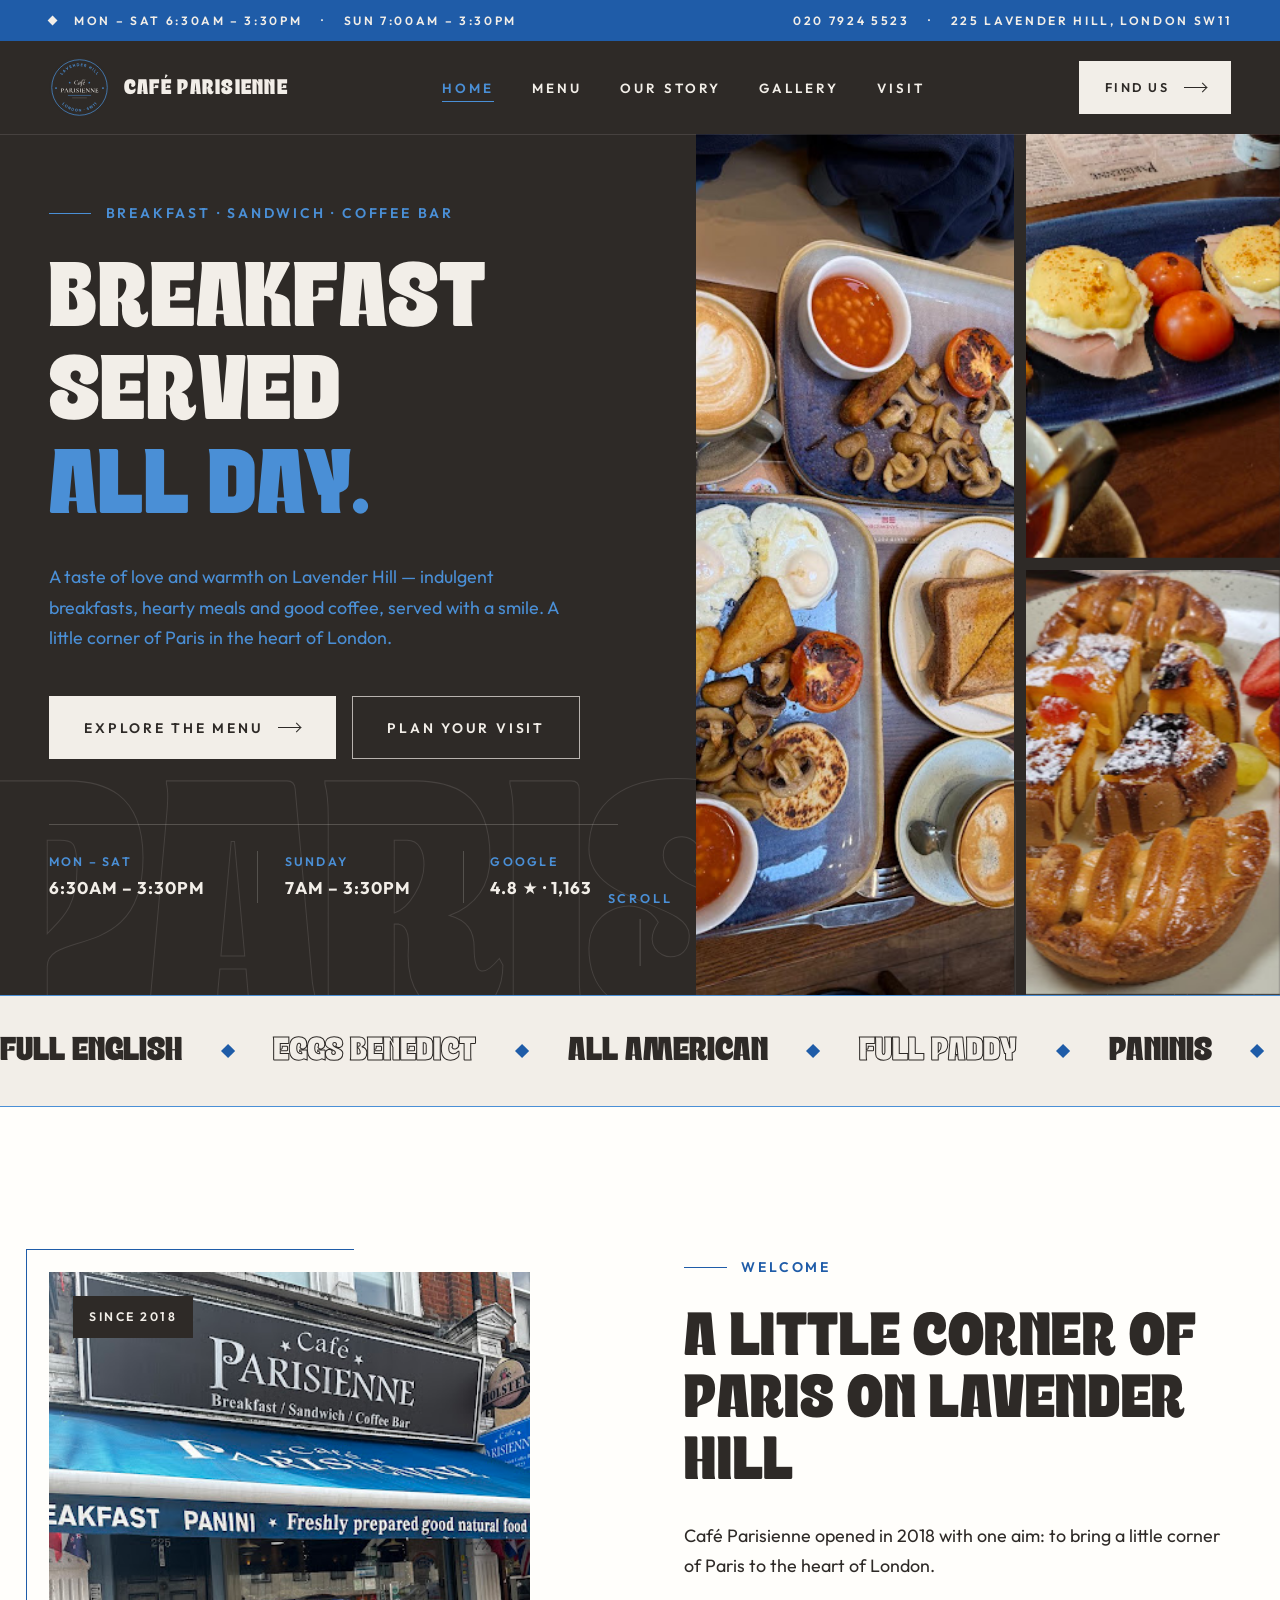
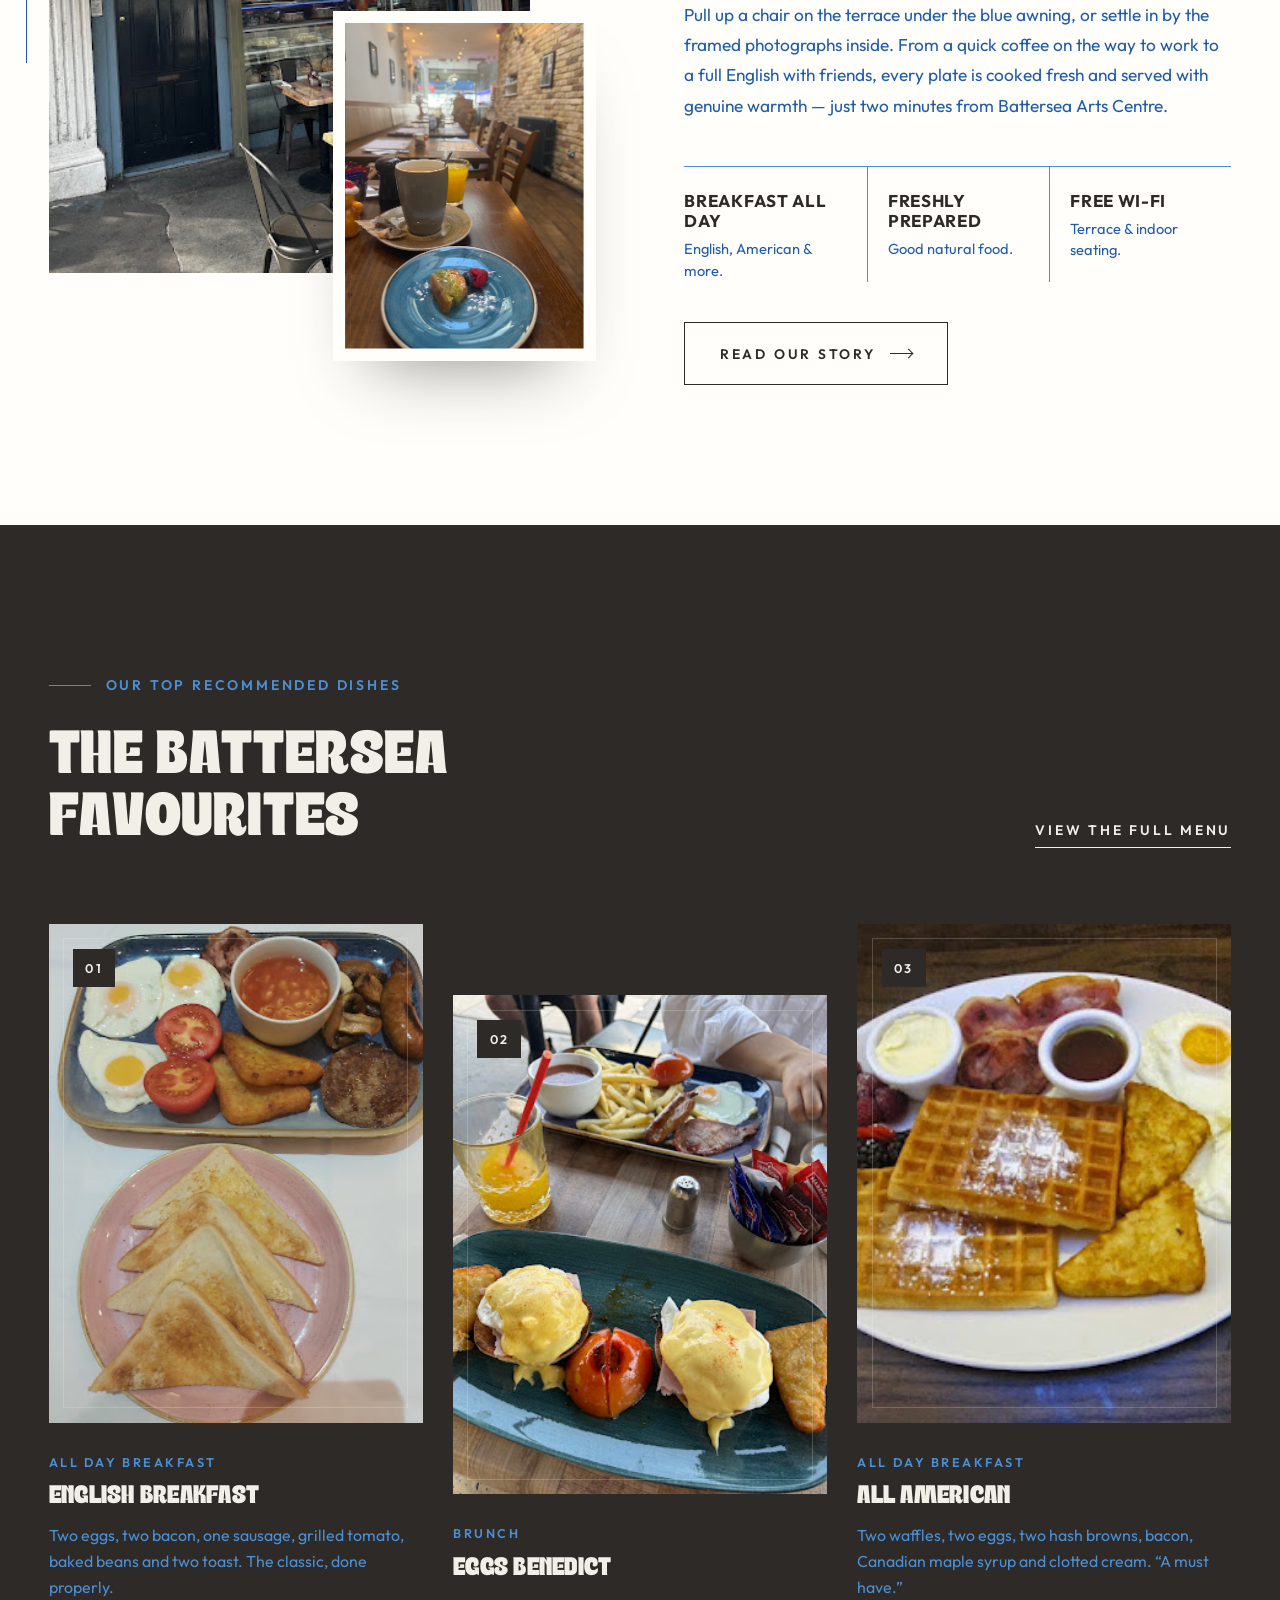
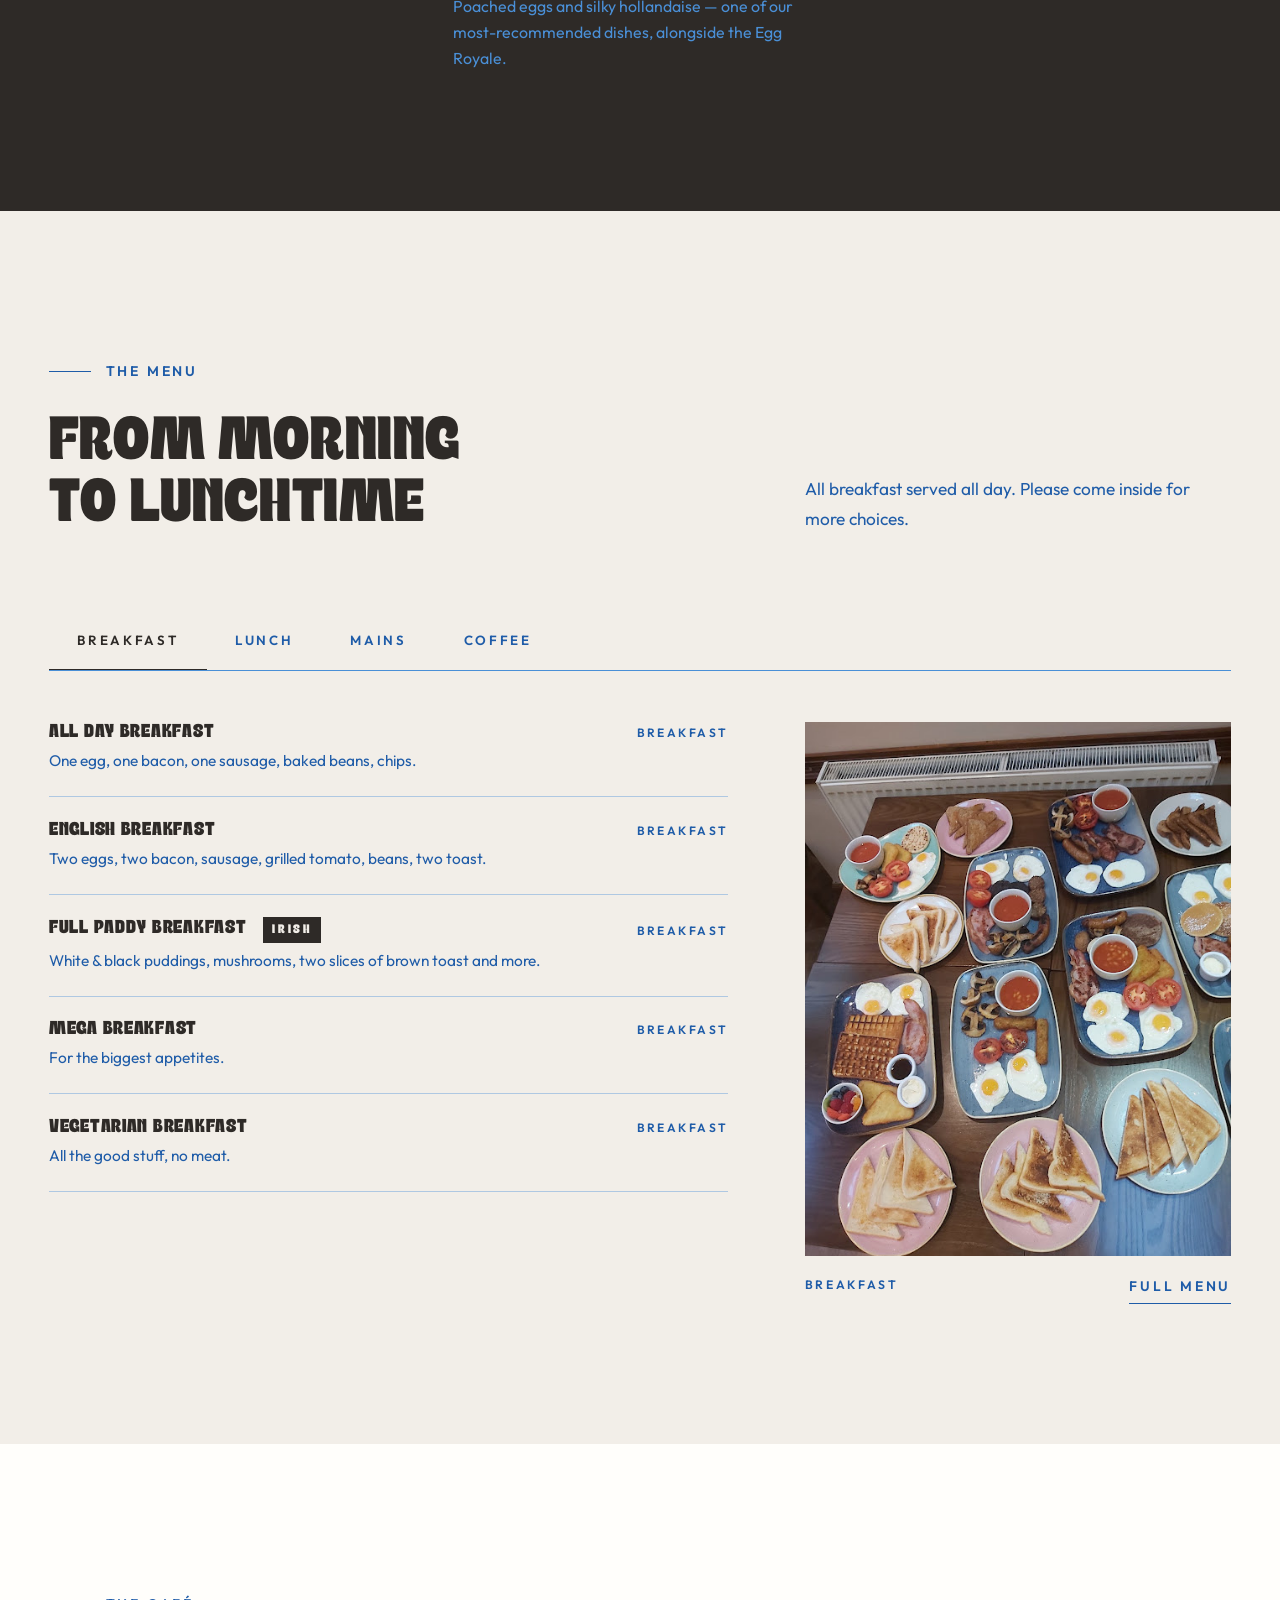
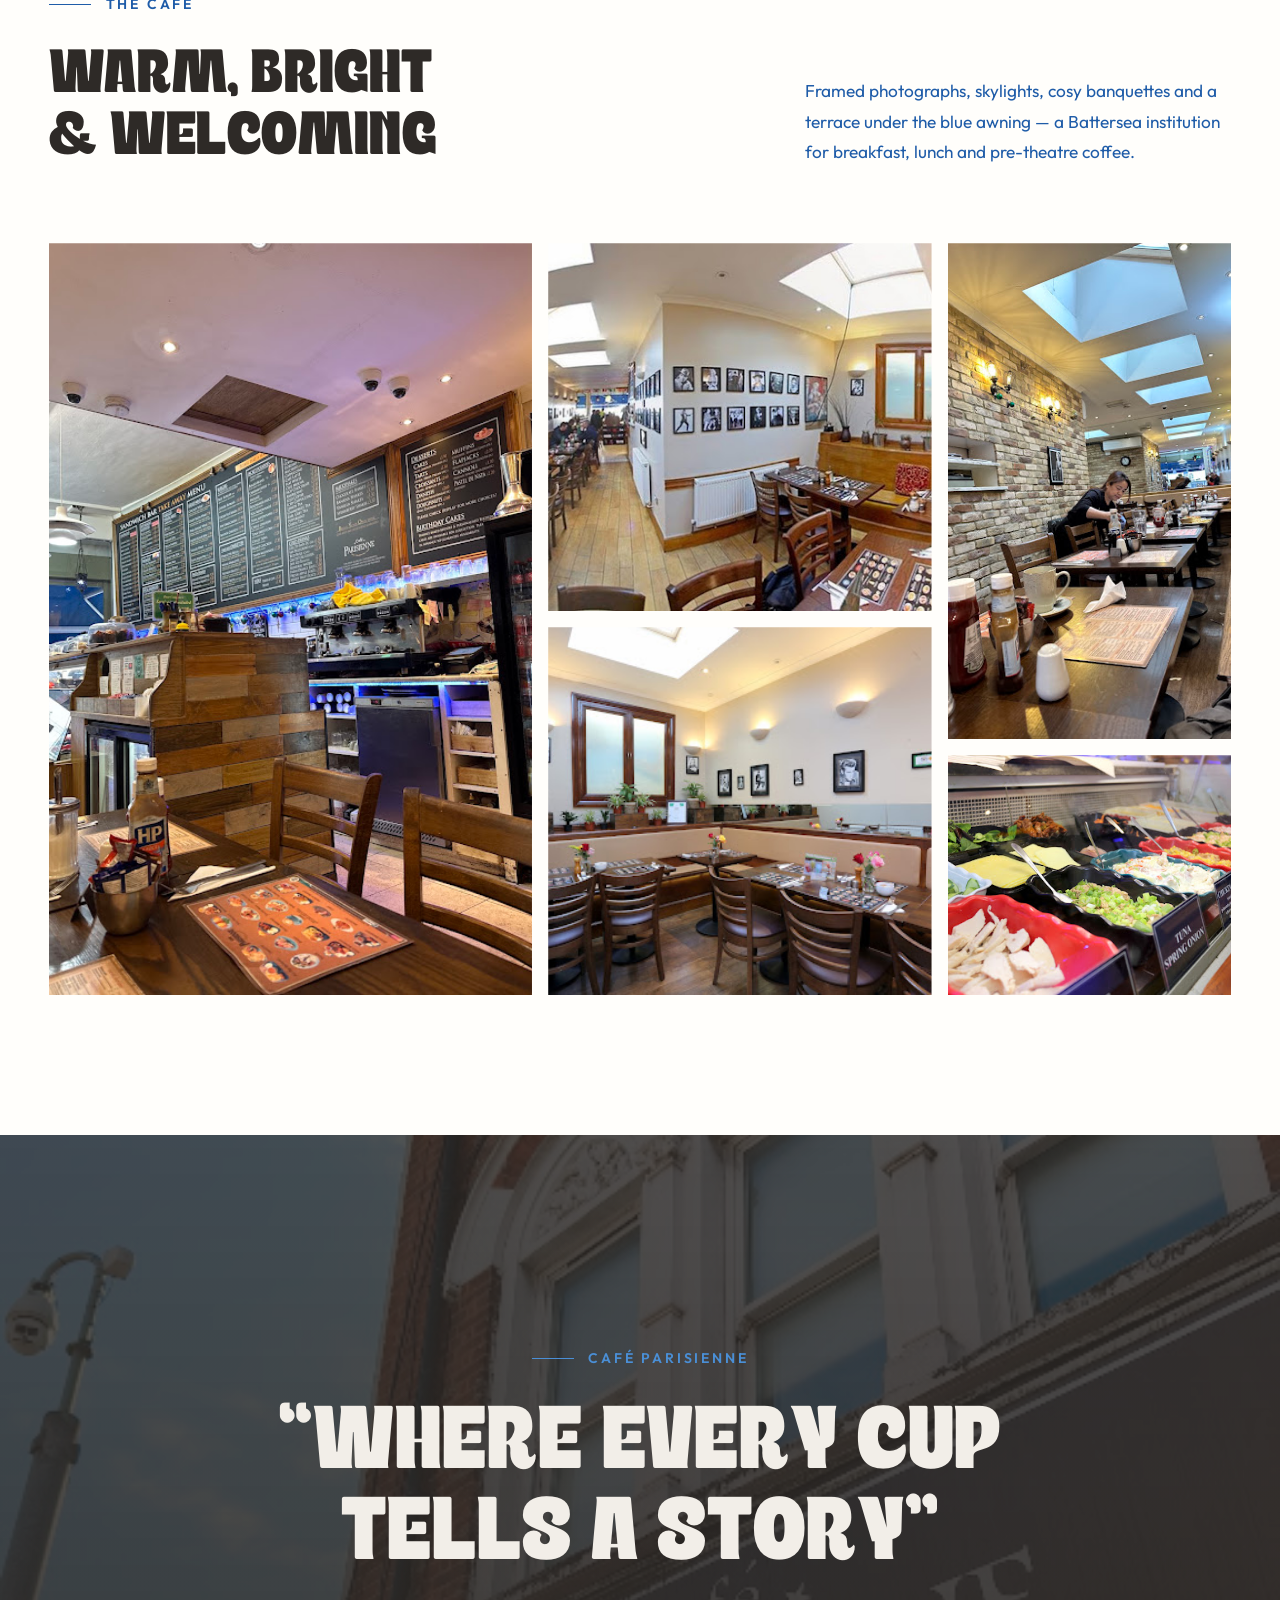
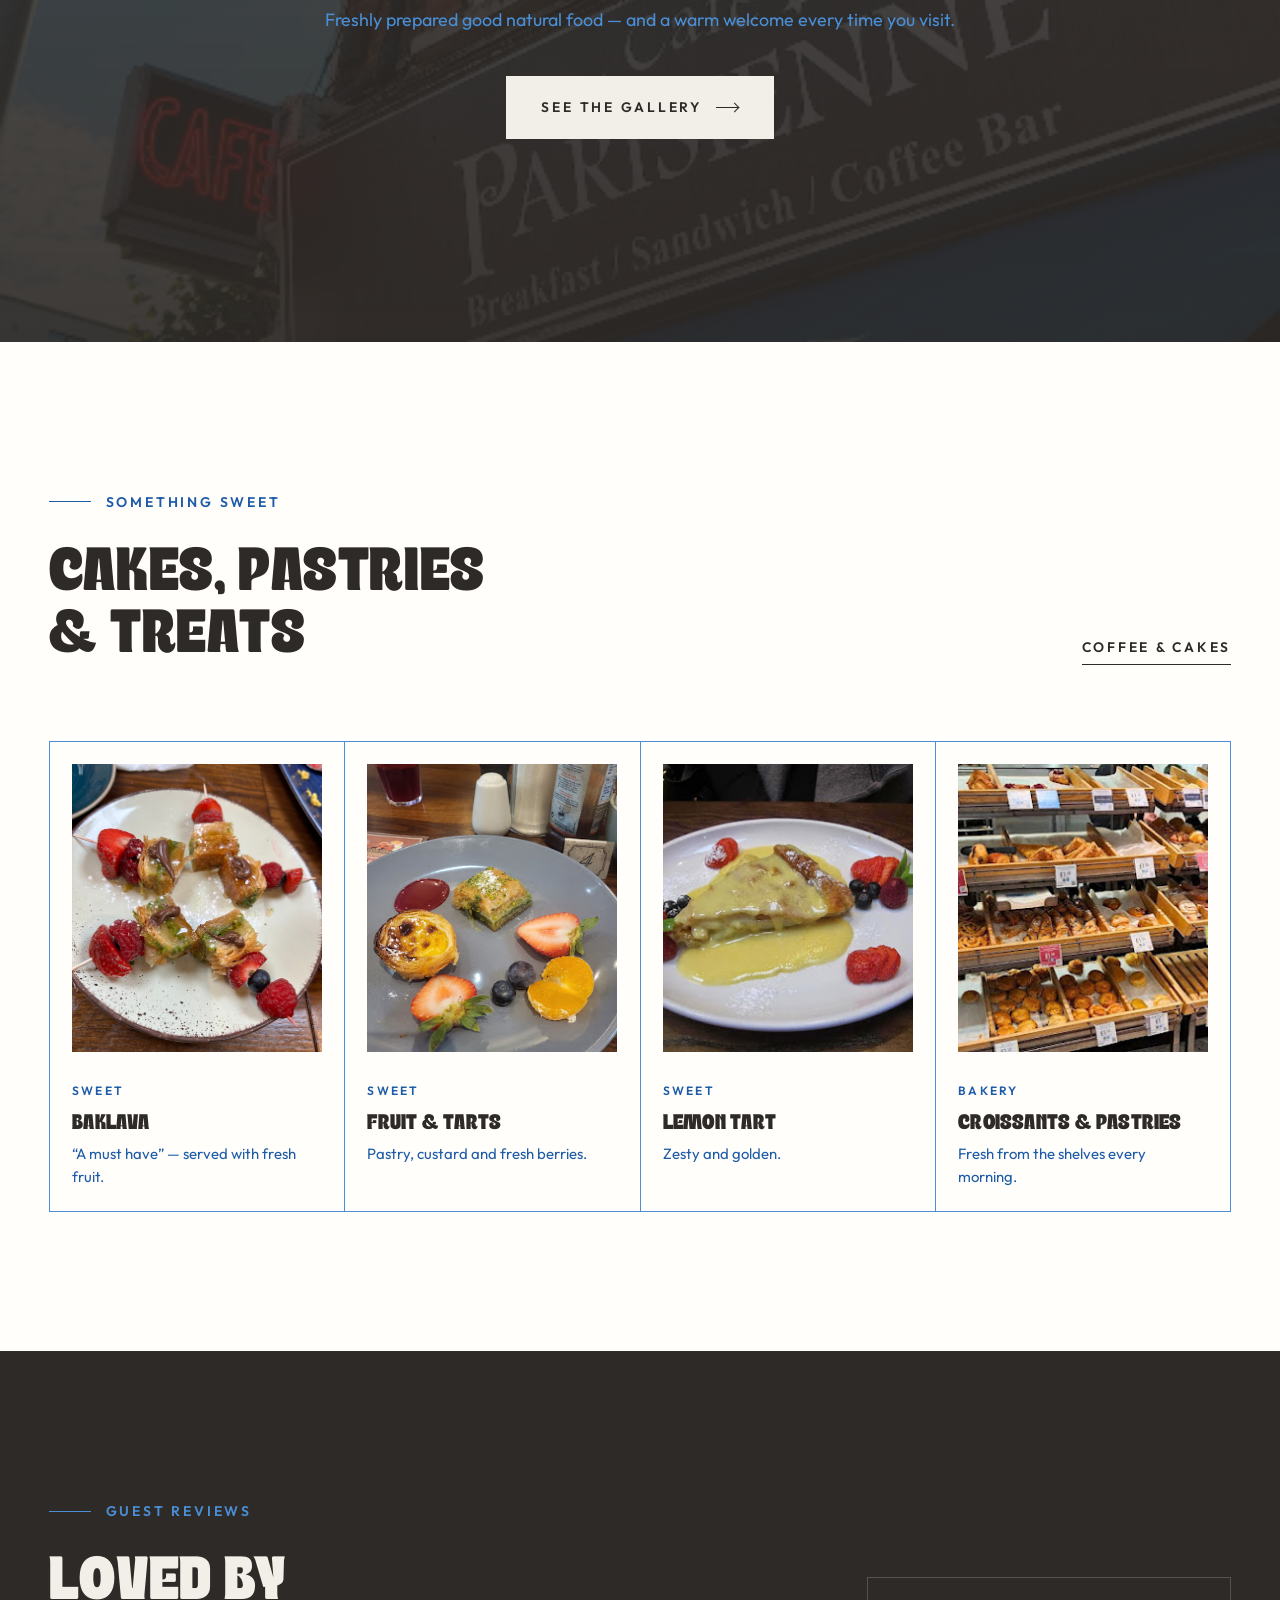
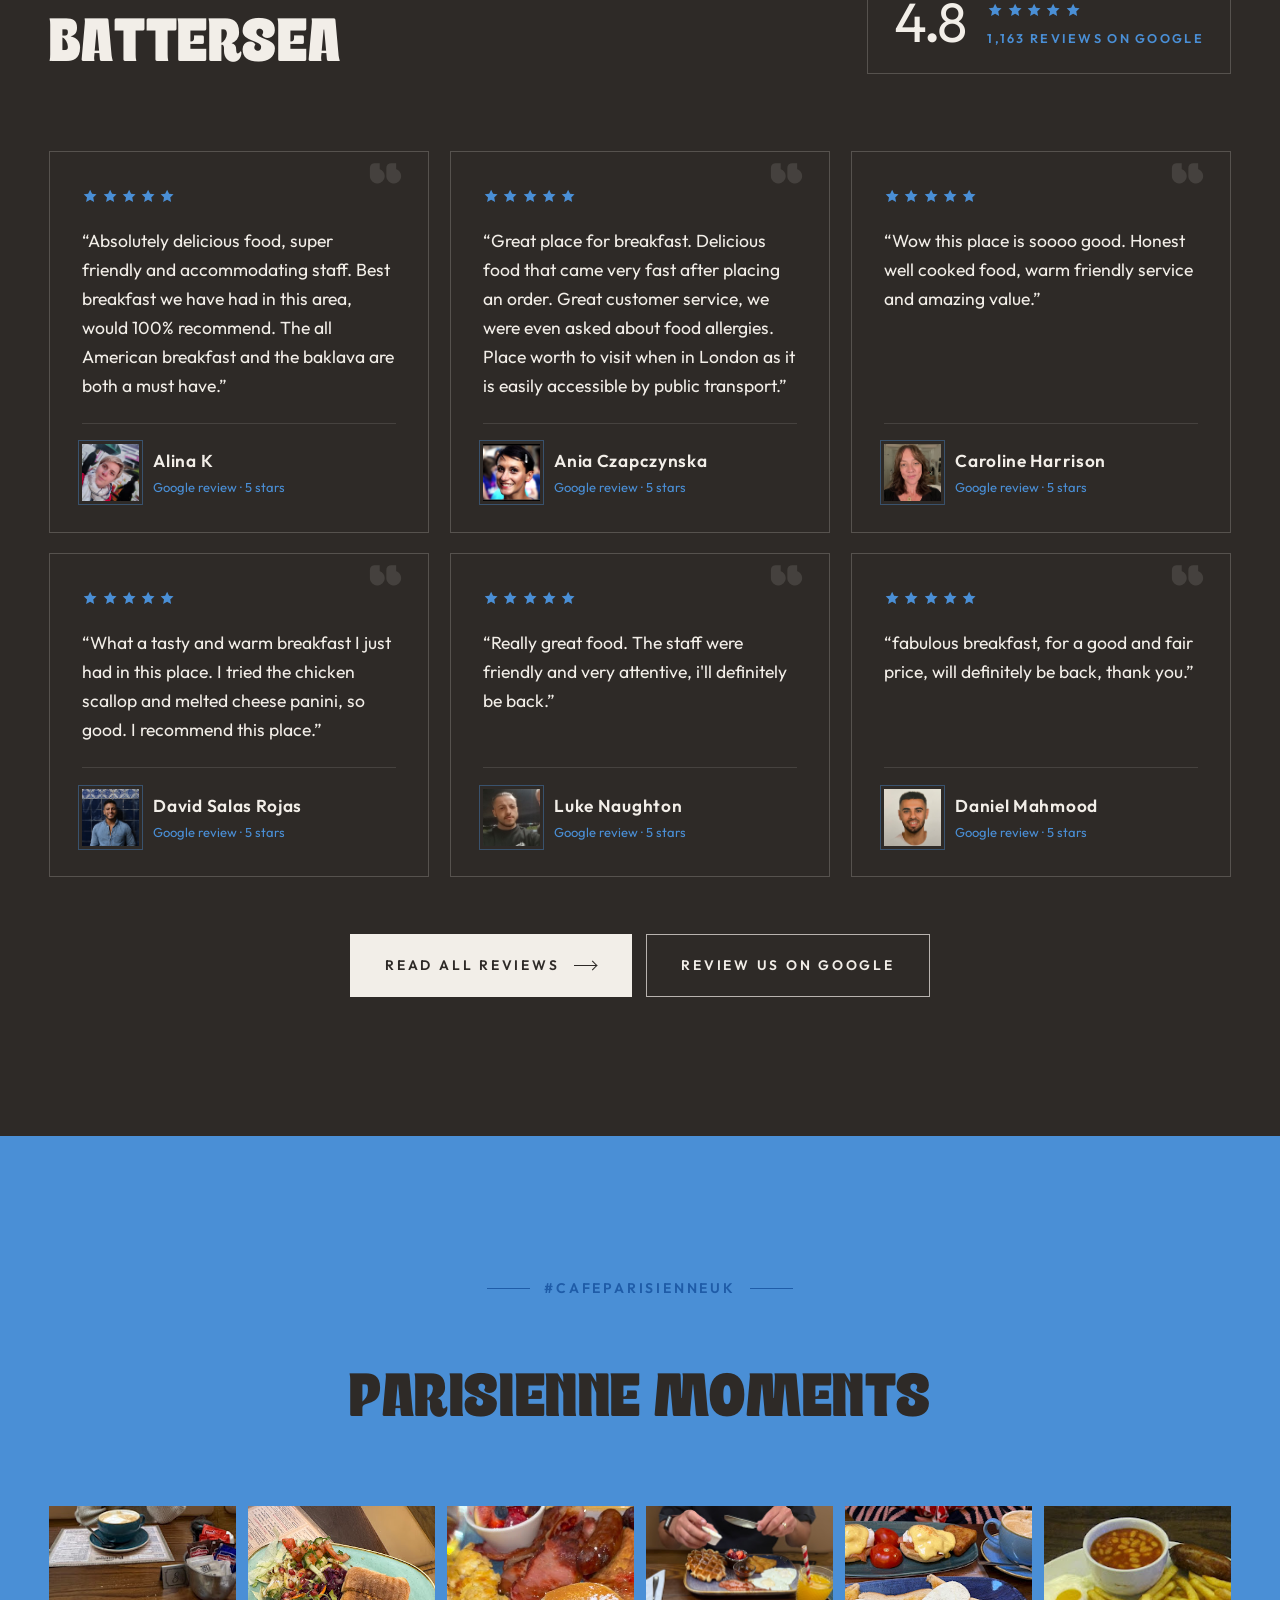
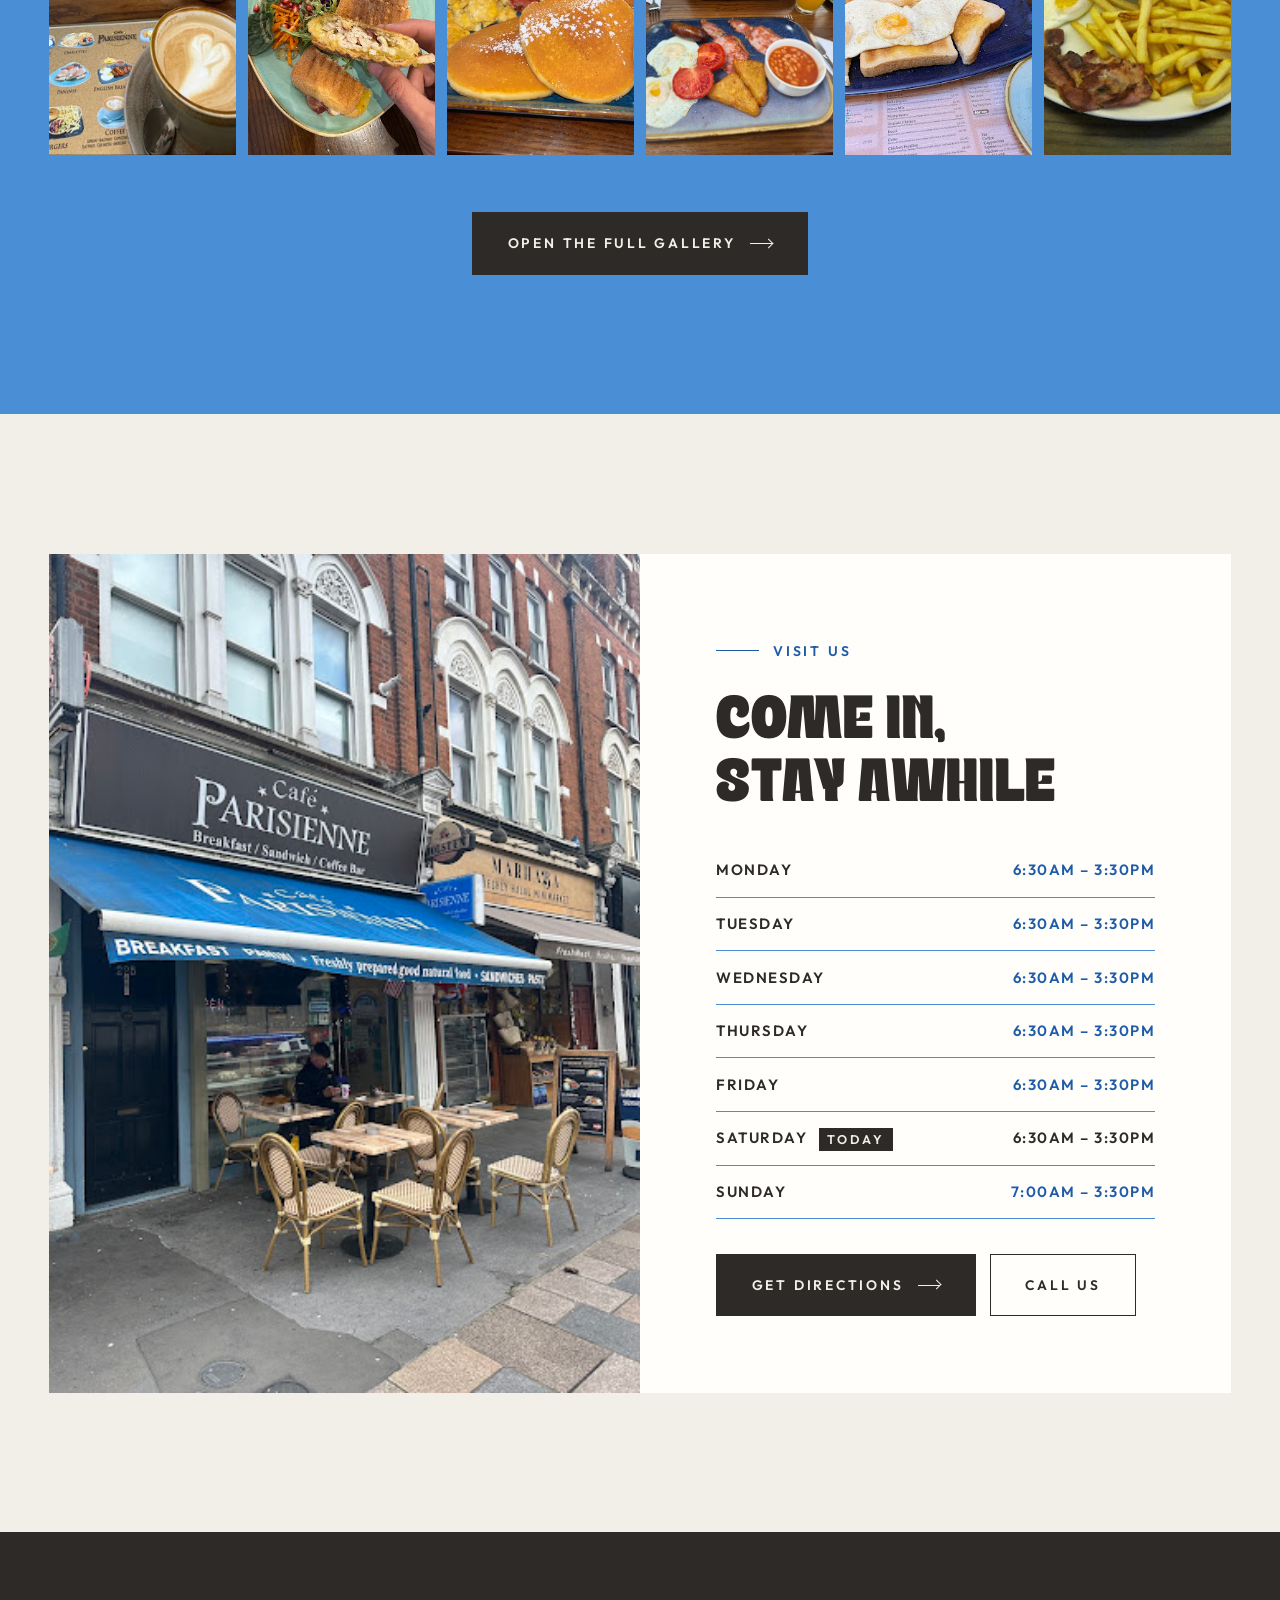
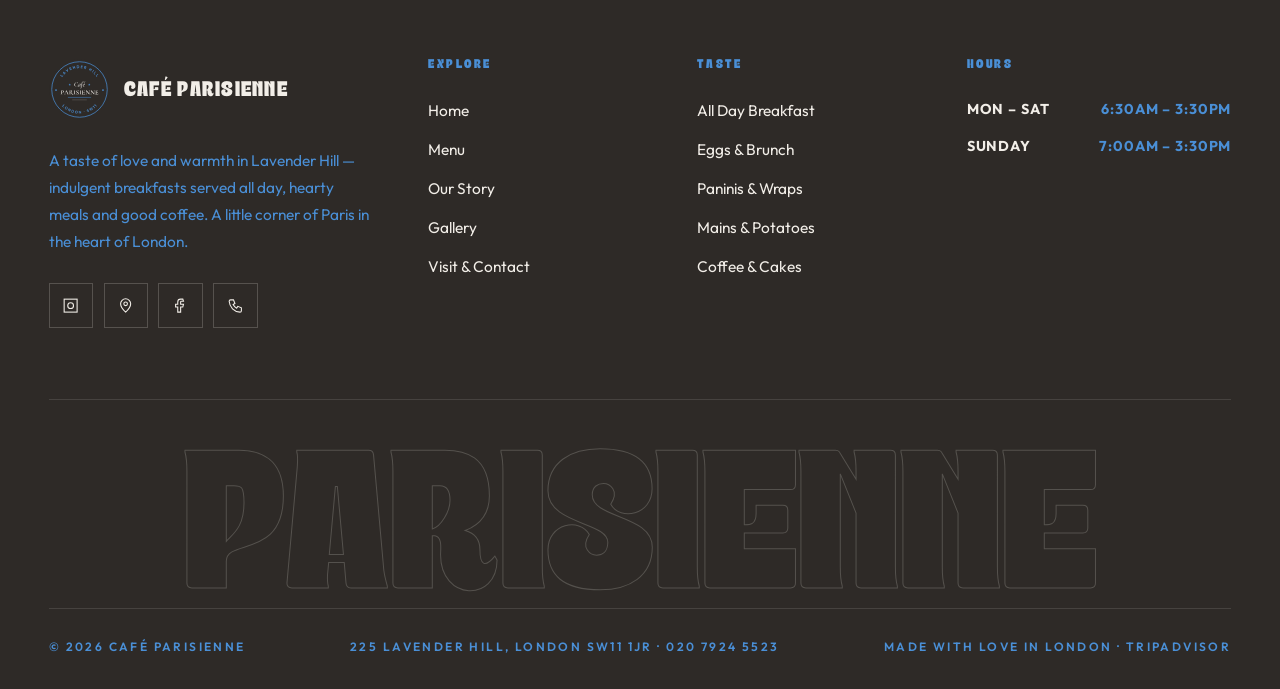
<file: index.html>
<!DOCTYPE html>
<html lang="en-GB">
<head>
  <meta charset="UTF-8">
  <meta name="viewport" content="width=device-width, initial-scale=1.0">
  <title>Café Parisienne — All Day Breakfast Café on Lavender Hill, Battersea</title>
  <meta name="description" content="Café Parisienne is a breakfast, sandwich and coffee bar at 225 Lavender Hill, London SW11 — all breakfast served all day, eggs Benedict, paninis, wraps, jacket potatoes and great coffee. Rated 4.8 by over 1,100 guests.">
  <meta name="theme-color" content="#2E2A27">
  <meta property="og:title" content="Café Parisienne — All Day Breakfast Café on Lavender Hill, Battersea">
  <meta property="og:description" content="Café Parisienne is a breakfast, sandwich and coffee bar at 225 Lavender Hill, London SW11 — all breakfast served all day, eggs Benedict, paninis, wraps, jacket potatoes and great coffee. Rated 4.8 by over 1,100 guests.">
  <meta property="og:image" content="assets/images/unnamed%20%2889%29.jpg">
  <link rel="icon" href="assets/logo.svg" type="image/svg+xml">
  <link rel="preconnect" href="https://fonts.googleapis.com">
  <link rel="preconnect" href="https://fonts.gstatic.com" crossorigin>
  <link href="https://fonts.googleapis.com/css2?family=Outfit:wght@400;500;600;700&display=swap" rel="stylesheet">
  <link rel="stylesheet" href="css/style.css">
</head>
<body>

<header class="site-header">
  <div class="topbar">
    <div class="container">
      <div class="t-items"><span class="diamond"></span><span>Mon – Sat 6:30AM – 3:30PM</span><span class="t-hide">·</span><span class="t-hide">Sun 7:00AM – 3:30PM</span></div>
      <div class="t-items t-hide"><a href="tel:+442079245523">020 7924 5523</a><span>·</span><span>225 Lavender Hill, London SW11</span></div>
    </div>
  </div>
  <nav class="navbar" aria-label="Main">
    <div class="container">
      <a href="index.html" class="logo" aria-label="Café Parisienne home">
        <span class="logo-mark"><img src="assets/logo.svg" alt="" width="60" height="60"></span>
        <span class="logo-text"><strong>CAFÉ PARISIENNE</strong></span>
      </a>
      <ul class="nav-links">
        <li><a href="index.html" class="active" aria-current="page">Home</a></li>
        <li><a href="menu.html">Menu</a></li>
        <li><a href="about.html">Our Story</a></li>
        <li><a href="gallery.html">Gallery</a></li>
        <li><a href="visit.html">Visit</a></li>
      </ul>
      <a href="visit.html" class="btn btn--light nav-cta">Find Us <span class="arrow"></span></a>
      <button class="menu-toggle" aria-label="Open menu" aria-expanded="false"><span></span><span></span><span></span></button>
    </div>
  </nav>
</header>

<div class="mobile-nav" aria-label="Mobile">
  <a class="m-link" href="index.html"><small>01</small>Home</a>
  <a class="m-link" href="menu.html"><small>02</small>Menu</a>
  <a class="m-link" href="about.html"><small>03</small>Our Story</a>
  <a class="m-link" href="gallery.html"><small>04</small>Gallery</a>
  <a class="m-link" href="visit.html"><small>05</small>Visit</a>
  <div class="m-foot">Mon – Sat 6:30AM – 3:30PM<br>Sun 7:00AM – 3:30PM<br>225 Lavender Hill, London SW11 1JR<br><a href="tel:+442079245523">020 7924 5523</a></div>
</div>

<main>
<!-- ================= HERO ================= -->
<section class="hero">
  <div class="hero-bg-word" aria-hidden="true">Parisienne</div>
  <div class="container">
    <div class="hero-grid">
      <div class="hero-copy">
        <span class="eyebrow">Breakfast · Sandwich · Coffee Bar</span>
        <h1>
          <span class="line"><span>Breakfast</span></span>
          <span class="line"><span>Served</span></span>
          <span class="line"><span class="accent">All Day.</span></span>
        </h1>
        <p class="lead reveal">A taste of love and warmth on Lavender Hill — indulgent breakfasts, hearty meals and good coffee, served with a smile. A little corner of Paris in the heart of London.</p>
        <div class="hero-actions reveal d1">
          <a href="menu.html" class="btn btn--light">Explore the Menu <span class="arrow"></span></a>
          <a href="visit.html" class="btn btn--outline-light">Plan Your Visit</a>
        </div>
        <div class="hero-meta reveal d2">
          <div><span>Mon – Sat</span><strong>6:30AM – 3:30PM</strong></div>
          <div><span>Sunday</span><strong>7AM – 3:30PM</strong></div>
          <div><span>Google</span><strong>4.8 ★ · 1,163</strong></div>
        </div>
      </div>

      <div class="hero-collage">
        <figure><img src="assets/images/unnamed%20%2854%29.jpg" alt="A brunch platter of eggs, beans, mushrooms, toast and coffee"></figure>
        <figure><img src="assets/images/unnamed%20%2823%29.jpg" alt="Eggs Benedict with a cup of tea"></figure>
        <figure><img src="assets/images/unnamed%20%2826%29.jpg" alt="French toast with fresh strawberries"></figure>
      </div>
    </div>
  </div>
  <div class="scroll-cue" aria-hidden="true">Scroll<i></i></div>
</section>

<!-- ================= MARQUEE ================= -->
<div class="marquee" aria-hidden="true">
  <div class="marquee-track">
    <div class="marquee-group">
      <span>Full English</span><i class="diamond"></i><span class="ghost">Eggs Benedict</span><i class="diamond"></i><span>All American</span><i class="diamond"></i><span class="ghost">Full Paddy</span><i class="diamond"></i><span>Paninis</span><i class="diamond"></i><span class="ghost">Egg Royale</span><i class="diamond"></i><span>Jacket Potatoes</span><i class="diamond"></i><span class="ghost">Baklava</span><i class="diamond"></i>
    </div>
    <div class="marquee-group">
      <span>Full English</span><i class="diamond"></i><span class="ghost">Eggs Benedict</span><i class="diamond"></i><span>All American</span><i class="diamond"></i><span class="ghost">Full Paddy</span><i class="diamond"></i><span>Paninis</span><i class="diamond"></i><span class="ghost">Egg Royale</span><i class="diamond"></i><span>Jacket Potatoes</span><i class="diamond"></i><span class="ghost">Baklava</span><i class="diamond"></i>
    </div>
  </div>
</div>

<!-- ================= STORY ================= -->
<section class="section bg-white">
  <div class="container split">
    <div class="stack-images reveal">
      <span class="frame-line"></span>
      <div class="img-main reveal-img"><img src="assets/images/unnamed%20%2859%29.jpg" alt="Café Parisienne storefront with its blue awning on Lavender Hill" loading="lazy"></div>
      <div class="img-float reveal-img d2"><img src="assets/images/unnamed%20%2829%29.jpg" alt="A table set with coffee and fruit inside the café" loading="lazy"></div>
      <span class="tag">Since 2018</span>
    </div>
    <div class="text-block">
      <span class="eyebrow reveal">Welcome</span>
      <h2 class="reveal">A Little Corner of Paris on Lavender Hill</h2>
      <p class="lead reveal">Café Parisienne opened in 2018 with one aim: to bring a little corner of Paris to the heart of London.</p>
      <p class="muted reveal">Pull up a chair on the terrace under the blue awning, or settle in by the framed photographs inside. From a quick coffee on the way to work to a full English with friends, every plate is cooked fresh and served with genuine warmth — just two minutes from Battersea Arts Centre.</p>
      <div class="features reveal">
        <div><strong>Breakfast All Day</strong><span>English, American &amp; more.</span></div>
        <div><strong>Freshly Prepared</strong><span>Good natural food.</span></div>
        <div><strong>Free Wi-Fi</strong><span>Terrace &amp; indoor seating.</span></div>
      </div>
      <a href="about.html" class="btn btn--outline reveal">Read Our Story <span class="arrow"></span></a>
    </div>
  </div>
</section>

<!-- ================= FAVORITES ================= -->
<section class="section bg-espresso">
  <div class="container">
    <div class="section-head">
      <div>
        <span class="eyebrow reveal">Our Top Recommended Dishes</span>
        <h2 class="reveal">The Battersea<br>Favourites</h2>
      </div>
      <a href="menu.html" class="link-line reveal">View the Full Menu</a>
    </div>
    <div class="sig-grid">
      <article class="sig-card reveal">
        <div class="media"><span class="num">01</span><img src="assets/images/unnamed%20%2813%29.jpg" alt="Full English breakfast with toast" loading="lazy"></div>
        <span class="kind">All Day Breakfast</span>
        <h3>English Breakfast</h3>
        <p>Two eggs, two bacon, one sausage, grilled tomato, baked beans and two toast. The classic, done properly.</p>
      </article>
      <article class="sig-card reveal d1">
        <div class="media"><span class="num">02</span><img src="assets/images/unnamed%20%2850%29.jpg" alt="Eggs Benedict with fresh orange juice" loading="lazy"></div>
        <span class="kind">Brunch</span>
        <h3>Eggs Benedict</h3>
        <p>Poached eggs and silky hollandaise — one of our most-recommended dishes, alongside the Egg Royale.</p>
      </article>
      <article class="sig-card reveal d2">
        <div class="media"><span class="num">03</span><img src="assets/images/unnamed%20%2868%29.jpg" alt="All American breakfast with waffles, eggs and hash browns" loading="lazy"></div>
        <span class="kind">All Day Breakfast</span>
        <h3>All American</h3>
        <p>Two waffles, two eggs, two hash browns, bacon, Canadian maple syrup and clotted cream. “A must have.”</p>
      </article>
    </div>
  </div>
</section>

<!-- ================= MENU PREVIEW ================= -->
<section class="section bg-cream" data-tabs>
  <div class="container">
    <div class="section-head">
      <div>
        <span class="eyebrow reveal">The Menu</span>
        <h2 class="reveal">From Morning<br>to Lunchtime</h2>
      </div>
      <p class="muted reveal">All breakfast served all day. Please come inside for more choices.</p>
    </div>

    <div class="tabs reveal" role="tablist">
      <button class="tab-btn active" role="tab" aria-selected="true">Breakfast</button>
      <button class="tab-btn" role="tab" aria-selected="false">Lunch</button>
      <button class="tab-btn" role="tab" aria-selected="false">Mains</button>
      <button class="tab-btn" role="tab" aria-selected="false">Coffee</button>
    </div>

    <div class="menu-preview">
      <div>
        <div class="tab-panel active">
          <ul class="menu-list">
            <li><h4>All Day Breakfast</h4><span class="opt">Breakfast</span><p>One egg, one bacon, one sausage, baked beans, chips.</p></li>
            <li><h4>English Breakfast</h4><span class="opt">Breakfast</span><p>Two eggs, two bacon, sausage, grilled tomato, beans, two toast.</p></li>
            <li><h4>Full Paddy Breakfast <span class="tag-sm">Irish</span></h4><span class="opt">Breakfast</span><p>White &amp; black puddings, mushrooms, two slices of brown toast and more.</p></li>
            <li><h4>Mega Breakfast</h4><span class="opt">Breakfast</span><p>For the biggest appetites.</p></li>
            <li><h4>Vegetarian Breakfast</h4><span class="opt">Breakfast</span><p>All the good stuff, no meat.</p></li>
          </ul>
        </div>
        <div class="tab-panel">
          <ul class="menu-list">
            <li><h4>Paninis</h4><span class="opt">Toasted</span><p>Served with a fresh salad — try the chicken escalope &amp; melted cheese.</p></li>
            <li><h4>Toasted Wraps</h4><span class="opt">Toasted</span><p>Warm, filled and served with salad.</p></li>
            <li><h4>Sandwiches</h4><span class="opt">Fresh</span><p>Choose from our sandwich fillings.</p></li>
            <li><h4>Salads</h4><span class="opt">Fresh</span><p>Light and colourful.</p></li>
            <li><h4>Burgers</h4><span class="opt">With Chips</span><p>Served with chips.</p></li>
          </ul>
        </div>
        <div class="tab-panel">
          <ul class="menu-list">
            <li><h4>Chicken Escalope</h4><span class="opt">With Chips</span><p>Crispy, golden and served with salad.</p></li>
            <li><h4>Scampi</h4><span class="opt">With Chips</span><p>A British favourite.</p></li>
            <li><h4>Spaghetti</h4><span class="opt">Pasta</span><p>Tomato sauce, simple and satisfying.</p></li>
            <li><h4>Jacket Potatoes</h4><span class="opt">Baked</span><p>With cheese &amp; salad, or tuna sweetcorn mayo, beans &amp; salad.</p></li>
            <li><h4>Soup</h4><span class="opt">Daily</span><p>Ask for today's soup.</p></li>
          </ul>
        </div>
        <div class="tab-panel">
          <ul class="menu-list">
            <li><h4>Cappuccino &amp; Café Latte</h4><span class="opt">Hot</span><p>With latte art, of course.</p></li>
            <li><h4>Flat White</h4><span class="opt">Hot</span><p>Smooth and strong.</p></li>
            <li><h4>Espresso &amp; Macchiato</h4><span class="opt">Hot</span><p>Short and bold.</p></li>
            <li><h4>Café Mocha &amp; Americano</h4><span class="opt">Hot</span><p>Classic coffee bar favourites.</p></li>
            <li><h4>Turkish Coffee &amp; Hot Chocolate</h4><span class="opt">Hot</span><p>Something special.</p></li>
          </ul>
        </div>
      </div>
      <div class="preview-media reveal">
        <div class="frame">
          <img class="active" src="assets/images/unnamed%20-%202026-09-30T020011.748.jpg" alt="A table full of breakfast plates" loading="lazy">
          <img src="assets/images/unnamed%20-%202026-09-30T020011.732.jpg" alt="Toasted panini with salad" loading="lazy">
          <img src="assets/images/unnamed%20%2872%29.jpg" alt="A plate of spaghetti" loading="lazy">
          <img src="assets/images/unnamed%20%2889%29.jpg" alt="Cappuccinos on the café placemat" loading="lazy">
        </div>
        <div class="caption"><span>Breakfast</span><a href="menu.html" class="link-line">Full Menu</a></div>
      </div>
    </div>
  </div>
</section>

<!-- ================= THE SPACE ================= -->
<section class="section bg-white">
  <div class="container">
    <div class="section-head">
      <div>
        <span class="eyebrow reveal">The Café</span>
        <h2 class="reveal">Warm, Bright<br>&amp; Welcoming</h2>
      </div>
      <p class="muted reveal">Framed photographs, skylights, cosy banquettes and a terrace under the blue awning — a Battersea institution for breakfast, lunch and pre-theatre coffee.</p>
    </div>
    <div class="mosaic">
      <figure class="m-a reveal-img"><img src="assets/images/unnamed%20%2884%29.jpg" alt="The café counter" loading="lazy"><figcaption>The Counter</figcaption></figure>
      <figure class="m-b reveal-img d1"><img src="assets/images/unnamed%20%2831%29.jpg" alt="Dining room with framed photographs" loading="lazy"><figcaption>The Dining Room</figcaption></figure>
      <figure class="m-c reveal-img d2"><img src="assets/images/unnamed%20%2895%29.jpg" alt="Long dining room under the skylights" loading="lazy"><figcaption>Under the Skylights</figcaption></figure>
      <figure class="m-d reveal-img d2"><img src="assets/images/unnamed%20%2890%29.jpg" alt="Tables set for breakfast" loading="lazy"><figcaption>Banquettes</figcaption></figure>
      <figure class="m-e reveal-img d3"><img src="assets/images/unnamed%20-%202026-09-30T020011.724.jpg" alt="Fresh sandwich fillings at the counter" loading="lazy"><figcaption>Fresh Fillings</figcaption></figure>
    </div>
  </div>
</section>

<!-- ================= QUOTE BAND ================= -->
<section class="quote-band">
  <div class="bg" data-parallax style="background-image:url('assets/images/unnamed%20%289%29.jpg')"></div>
  <div class="container">
    <span class="eyebrow reveal">Café Parisienne</span>
    <h2 class="reveal">“Where Every Cup<br>Tells a Story”</h2>
    <p class="lead reveal">Freshly prepared good natural food — and a warm welcome every time you visit.</p>
    <a href="gallery.html" class="btn btn--light reveal">See the Gallery <span class="arrow"></span></a>
  </div>
</section>

<!-- ================= SWEETS ================= -->
<section class="section bg-white">
  <div class="container">
    <div class="section-head">
      <div>
        <span class="eyebrow reveal">Something Sweet</span>
        <h2 class="reveal">Cakes, Pastries<br>&amp; Treats</h2>
      </div>
      <a href="menu.html#coffee" class="link-line reveal">Coffee &amp; Cakes</a>
    </div>
    <div class="bake-grid">
      <article class="bake-item reveal">
        <div class="media"><img src="assets/images/unnamed%20%2891%29.jpg" alt="Baklava and fruit skewers" loading="lazy"></div>
        <span>Sweet</span><h3>Baklava</h3><p>“A must have” — served with fresh fruit.</p>
      </article>
      <article class="bake-item reveal d1">
        <div class="media"><img src="assets/images/unnamed%20%2853%29.jpg" alt="Custard tart with fresh fruit" loading="lazy"></div>
        <span>Sweet</span><h3>Fruit &amp; Tarts</h3><p>Pastry, custard and fresh berries.</p>
      </article>
      <article class="bake-item reveal d2">
        <div class="media"><img src="assets/images/unnamed%20%2880%29.jpg" alt="Lemon tart with berries" loading="lazy"></div>
        <span>Sweet</span><h3>Lemon Tart</h3><p>Zesty and golden.</p>
      </article>
      <article class="bake-item reveal d3">
        <div class="media"><img src="assets/images/unnamed%20%2828%29.jpg" alt="Shelves of fresh pastries" loading="lazy"></div>
        <span>Bakery</span><h3>Croissants &amp; Pastries</h3><p>Fresh from the shelves every morning.</p>
      </article>
    </div>
  </div>
</section>

<!-- ================= REVIEWS ================= -->
<section class="section bg-espresso reviews">
  <div class="container">
    <div class="section-head">
      <div>
        <span class="eyebrow reveal">Guest Reviews</span>
        <h2 class="reveal">Loved by<br>Battersea</h2>
      </div>
      <div class="rating-badge reveal">
        <strong>4.8</strong>
        <div><div class="stars" aria-label="4.8 out of 5 stars"><svg viewBox="0 0 24 24"><path d="M12 2.5l2.9 6.1 6.6.8-4.9 4.6 1.3 6.6L12 17.3l-5.9 3.3 1.3-6.6-4.9-4.6 6.6-.8z"/></svg><svg viewBox="0 0 24 24"><path d="M12 2.5l2.9 6.1 6.6.8-4.9 4.6 1.3 6.6L12 17.3l-5.9 3.3 1.3-6.6-4.9-4.6 6.6-.8z"/></svg><svg viewBox="0 0 24 24"><path d="M12 2.5l2.9 6.1 6.6.8-4.9 4.6 1.3 6.6L12 17.3l-5.9 3.3 1.3-6.6-4.9-4.6 6.6-.8z"/></svg><svg viewBox="0 0 24 24"><path d="M12 2.5l2.9 6.1 6.6.8-4.9 4.6 1.3 6.6L12 17.3l-5.9 3.3 1.3-6.6-4.9-4.6 6.6-.8z"/></svg><svg viewBox="0 0 24 24"><path d="M12 2.5l2.9 6.1 6.6.8-4.9 4.6 1.3 6.6L12 17.3l-5.9 3.3 1.3-6.6-4.9-4.6 6.6-.8z"/></svg></div><span>1,163 reviews on Google</span></div>
      </div>
    </div>
    <div class="review-grid">
      <figure class="review-card reveal">
        <div class="r-body">
        <div class="stars" aria-label="5 out of 5 stars"><svg viewBox="0 0 24 24"><path d="M12 2.5l2.9 6.1 6.6.8-4.9 4.6 1.3 6.6L12 17.3l-5.9 3.3 1.3-6.6-4.9-4.6 6.6-.8z"/></svg><svg viewBox="0 0 24 24"><path d="M12 2.5l2.9 6.1 6.6.8-4.9 4.6 1.3 6.6L12 17.3l-5.9 3.3 1.3-6.6-4.9-4.6 6.6-.8z"/></svg><svg viewBox="0 0 24 24"><path d="M12 2.5l2.9 6.1 6.6.8-4.9 4.6 1.3 6.6L12 17.3l-5.9 3.3 1.3-6.6-4.9-4.6 6.6-.8z"/></svg><svg viewBox="0 0 24 24"><path d="M12 2.5l2.9 6.1 6.6.8-4.9 4.6 1.3 6.6L12 17.3l-5.9 3.3 1.3-6.6-4.9-4.6 6.6-.8z"/></svg><svg viewBox="0 0 24 24"><path d="M12 2.5l2.9 6.1 6.6.8-4.9 4.6 1.3 6.6L12 17.3l-5.9 3.3 1.3-6.6-4.9-4.6 6.6-.8z"/></svg></div>
        <blockquote>“Absolutely delicious food, super friendly and accommodating staff. Best breakfast we have had in this area, would 100% recommend. The all American breakfast and the baklava are both a must have.”</blockquote>
        <figcaption><span class="r-avatar"><img src="assets/reviews/alina-k.jpg" alt="Alina K profile photo on Google" loading="lazy" width="56" height="56"></span><span><strong>Alina K</strong><small>Google review · 5 stars</small></span></figcaption>
        </div>
      </figure>
      <figure class="review-card reveal d1">
        <div class="r-body">
        <div class="stars" aria-label="5 out of 5 stars"><svg viewBox="0 0 24 24"><path d="M12 2.5l2.9 6.1 6.6.8-4.9 4.6 1.3 6.6L12 17.3l-5.9 3.3 1.3-6.6-4.9-4.6 6.6-.8z"/></svg><svg viewBox="0 0 24 24"><path d="M12 2.5l2.9 6.1 6.6.8-4.9 4.6 1.3 6.6L12 17.3l-5.9 3.3 1.3-6.6-4.9-4.6 6.6-.8z"/></svg><svg viewBox="0 0 24 24"><path d="M12 2.5l2.9 6.1 6.6.8-4.9 4.6 1.3 6.6L12 17.3l-5.9 3.3 1.3-6.6-4.9-4.6 6.6-.8z"/></svg><svg viewBox="0 0 24 24"><path d="M12 2.5l2.9 6.1 6.6.8-4.9 4.6 1.3 6.6L12 17.3l-5.9 3.3 1.3-6.6-4.9-4.6 6.6-.8z"/></svg><svg viewBox="0 0 24 24"><path d="M12 2.5l2.9 6.1 6.6.8-4.9 4.6 1.3 6.6L12 17.3l-5.9 3.3 1.3-6.6-4.9-4.6 6.6-.8z"/></svg></div>
        <blockquote>“Great place for breakfast. Delicious food that came very fast after placing an order. Great customer service, we were even asked about food allergies. Place worth to visit when in London as it is easily accessible by public transport.”</blockquote>
        <figcaption><span class="r-avatar"><img src="assets/reviews/ania-czapczynska.jpg" alt="Ania Czapczynska profile photo on Google" loading="lazy" width="56" height="56"></span><span><strong>Ania Czapczynska</strong><small>Google review · 5 stars</small></span></figcaption>
        </div>
      </figure>
      <figure class="review-card reveal d2">
        <div class="r-body">
        <div class="stars" aria-label="5 out of 5 stars"><svg viewBox="0 0 24 24"><path d="M12 2.5l2.9 6.1 6.6.8-4.9 4.6 1.3 6.6L12 17.3l-5.9 3.3 1.3-6.6-4.9-4.6 6.6-.8z"/></svg><svg viewBox="0 0 24 24"><path d="M12 2.5l2.9 6.1 6.6.8-4.9 4.6 1.3 6.6L12 17.3l-5.9 3.3 1.3-6.6-4.9-4.6 6.6-.8z"/></svg><svg viewBox="0 0 24 24"><path d="M12 2.5l2.9 6.1 6.6.8-4.9 4.6 1.3 6.6L12 17.3l-5.9 3.3 1.3-6.6-4.9-4.6 6.6-.8z"/></svg><svg viewBox="0 0 24 24"><path d="M12 2.5l2.9 6.1 6.6.8-4.9 4.6 1.3 6.6L12 17.3l-5.9 3.3 1.3-6.6-4.9-4.6 6.6-.8z"/></svg><svg viewBox="0 0 24 24"><path d="M12 2.5l2.9 6.1 6.6.8-4.9 4.6 1.3 6.6L12 17.3l-5.9 3.3 1.3-6.6-4.9-4.6 6.6-.8z"/></svg></div>
        <blockquote>“Wow this place is soooo good. Honest well cooked food, warm friendly service and amazing value.”</blockquote>
        <figcaption><span class="r-avatar"><img src="assets/reviews/caroline-harrison.jpg" alt="Caroline Harrison profile photo on Google" loading="lazy" width="56" height="56"></span><span><strong>Caroline Harrison</strong><small>Google review · 5 stars</small></span></figcaption>
        </div>
      </figure>
      <figure class="review-card reveal">
        <div class="r-body">
        <div class="stars" aria-label="5 out of 5 stars"><svg viewBox="0 0 24 24"><path d="M12 2.5l2.9 6.1 6.6.8-4.9 4.6 1.3 6.6L12 17.3l-5.9 3.3 1.3-6.6-4.9-4.6 6.6-.8z"/></svg><svg viewBox="0 0 24 24"><path d="M12 2.5l2.9 6.1 6.6.8-4.9 4.6 1.3 6.6L12 17.3l-5.9 3.3 1.3-6.6-4.9-4.6 6.6-.8z"/></svg><svg viewBox="0 0 24 24"><path d="M12 2.5l2.9 6.1 6.6.8-4.9 4.6 1.3 6.6L12 17.3l-5.9 3.3 1.3-6.6-4.9-4.6 6.6-.8z"/></svg><svg viewBox="0 0 24 24"><path d="M12 2.5l2.9 6.1 6.6.8-4.9 4.6 1.3 6.6L12 17.3l-5.9 3.3 1.3-6.6-4.9-4.6 6.6-.8z"/></svg><svg viewBox="0 0 24 24"><path d="M12 2.5l2.9 6.1 6.6.8-4.9 4.6 1.3 6.6L12 17.3l-5.9 3.3 1.3-6.6-4.9-4.6 6.6-.8z"/></svg></div>
        <blockquote>“What a tasty and warm breakfast I just had in this place. I tried the chicken scallop and melted cheese panini, so good. I recommend this place.”</blockquote>
        <figcaption><span class="r-avatar"><img src="assets/reviews/david-salas-rojas.jpg" alt="David Salas Rojas profile photo on Google" loading="lazy" width="56" height="56"></span><span><strong>David Salas Rojas</strong><small>Google review · 5 stars</small></span></figcaption>
        </div>
      </figure>
      <figure class="review-card reveal d1">
        <div class="r-body">
        <div class="stars" aria-label="5 out of 5 stars"><svg viewBox="0 0 24 24"><path d="M12 2.5l2.9 6.1 6.6.8-4.9 4.6 1.3 6.6L12 17.3l-5.9 3.3 1.3-6.6-4.9-4.6 6.6-.8z"/></svg><svg viewBox="0 0 24 24"><path d="M12 2.5l2.9 6.1 6.6.8-4.9 4.6 1.3 6.6L12 17.3l-5.9 3.3 1.3-6.6-4.9-4.6 6.6-.8z"/></svg><svg viewBox="0 0 24 24"><path d="M12 2.5l2.9 6.1 6.6.8-4.9 4.6 1.3 6.6L12 17.3l-5.9 3.3 1.3-6.6-4.9-4.6 6.6-.8z"/></svg><svg viewBox="0 0 24 24"><path d="M12 2.5l2.9 6.1 6.6.8-4.9 4.6 1.3 6.6L12 17.3l-5.9 3.3 1.3-6.6-4.9-4.6 6.6-.8z"/></svg><svg viewBox="0 0 24 24"><path d="M12 2.5l2.9 6.1 6.6.8-4.9 4.6 1.3 6.6L12 17.3l-5.9 3.3 1.3-6.6-4.9-4.6 6.6-.8z"/></svg></div>
        <blockquote>“Really great food. The staff were friendly and very attentive, i'll definitely be back.”</blockquote>
        <figcaption><span class="r-avatar"><img src="assets/reviews/luke-naughton.jpg" alt="Luke Naughton profile photo on Google" loading="lazy" width="56" height="56"></span><span><strong>Luke Naughton</strong><small>Google review · 5 stars</small></span></figcaption>
        </div>
      </figure>
      <figure class="review-card reveal d2">
        <div class="r-body">
        <div class="stars" aria-label="5 out of 5 stars"><svg viewBox="0 0 24 24"><path d="M12 2.5l2.9 6.1 6.6.8-4.9 4.6 1.3 6.6L12 17.3l-5.9 3.3 1.3-6.6-4.9-4.6 6.6-.8z"/></svg><svg viewBox="0 0 24 24"><path d="M12 2.5l2.9 6.1 6.6.8-4.9 4.6 1.3 6.6L12 17.3l-5.9 3.3 1.3-6.6-4.9-4.6 6.6-.8z"/></svg><svg viewBox="0 0 24 24"><path d="M12 2.5l2.9 6.1 6.6.8-4.9 4.6 1.3 6.6L12 17.3l-5.9 3.3 1.3-6.6-4.9-4.6 6.6-.8z"/></svg><svg viewBox="0 0 24 24"><path d="M12 2.5l2.9 6.1 6.6.8-4.9 4.6 1.3 6.6L12 17.3l-5.9 3.3 1.3-6.6-4.9-4.6 6.6-.8z"/></svg><svg viewBox="0 0 24 24"><path d="M12 2.5l2.9 6.1 6.6.8-4.9 4.6 1.3 6.6L12 17.3l-5.9 3.3 1.3-6.6-4.9-4.6 6.6-.8z"/></svg></div>
        <blockquote>“fabulous breakfast, for a good and fair price, will definitely be back, thank you.”</blockquote>
        <figcaption><span class="r-avatar"><img src="assets/reviews/daniel-mahmood.jpg" alt="Daniel Mahmood profile photo on Google" loading="lazy" width="56" height="56"></span><span><strong>Daniel Mahmood</strong><small>Google review · 5 stars</small></span></figcaption>
        </div>
      </figure>
    </div>
    <div class="btn-row reviews-cta reveal">
      <a href="https://www.google.com/maps/place/Cafe+Parisienne/@51.464476,-0.1646596,17z/data=!4m6!3m5!1s0x487605a2ee4a7549:0x9b148eae5b6b455b!8m2!3d51.4643208!4d-0.1620501!16s%2Fg%2F1tz956qb" target="_blank" rel="noopener" class="btn btn--light">Read All Reviews <span class="arrow"></span></a>
      <a href="https://www.google.com/maps/place/Cafe+Parisienne/@51.464476,-0.1646596,17z/data=!4m6!3m5!1s0x487605a2ee4a7549:0x9b148eae5b6b455b!8m2!3d51.4643208!4d-0.1620501!16s%2Fg%2F1tz956qb" target="_blank" rel="noopener" class="btn btn--outline-light">Review Us on Google</a>
    </div>
  </div>
</section>

<!-- ================= MOMENTS STRIP ================= -->
<section class="section bg-beige">
  <div class="container">
    <div class="section-head center">
      <span class="eyebrow reveal">#cafeparisienneuk</span>
      <h2 class="reveal">Parisienne Moments</h2>
    </div>
    <div class="strip">
      <a href="gallery.html" class="reveal"><img src="assets/images/unnamed%20%2815%29.jpg" alt="Latte on the café placemat" loading="lazy"></a>
      <a href="gallery.html" class="reveal d1"><img src="assets/images/unnamed%20%2817%29.jpg" alt="Panini with salad" loading="lazy"></a>
      <a href="gallery.html" class="reveal d2"><img src="assets/images/unnamed%20%2866%29.jpg" alt="Pancakes with bacon and fruit" loading="lazy"></a>
      <a href="gallery.html" class="reveal d1"><img src="assets/images/unnamed%20%2842%29.jpg" alt="Full breakfast with beans and eggs" loading="lazy"></a>
      <a href="gallery.html" class="reveal d2"><img src="assets/images/unnamed%20%283%29.jpg" alt="Eggs on toast with a cappuccino" loading="lazy"></a>
      <a href="gallery.html" class="reveal d3"><img src="assets/images/unnamed%20%2819%29.jpg" alt="Bacon, eggs, beans and chips" loading="lazy"></a>
    </div>
    <div style="text-align:center;margin-top:56px" class="reveal">
      <a href="gallery.html" class="btn">Open the Full Gallery <span class="arrow"></span></a>
    </div>
  </div>
</section>

<!-- ================= VISIT ================= -->
<section class="section bg-cream">
  <div class="container">
    <div class="visit-grid reveal">
      <div class="visit-media"><img src="assets/images/unnamed%20%2869%29.jpg" alt="Terrace seating outside Café Parisienne" loading="lazy"></div>
      <div class="visit-body">
        <span class="eyebrow">Visit Us</span>
        <h2>Come In,<br>Stay Awhile</h2>
        <table class="hours">
          <tr data-day="1"><td>Monday</td><td>6:30AM – 3:30PM</td></tr>
          <tr data-day="2"><td>Tuesday</td><td>6:30AM – 3:30PM</td></tr>
          <tr data-day="3"><td>Wednesday</td><td>6:30AM – 3:30PM</td></tr>
          <tr data-day="4"><td>Thursday</td><td>6:30AM – 3:30PM</td></tr>
          <tr data-day="5"><td>Friday</td><td>6:30AM – 3:30PM</td></tr>
          <tr data-day="6"><td>Saturday</td><td>6:30AM – 3:30PM</td></tr>
          <tr data-day="0"><td>Sunday</td><td>7:00AM – 3:30PM</td></tr>
        </table>
        <div class="btn-row">
          <a href="visit.html" class="btn">Get Directions <span class="arrow"></span></a>
          <a href="tel:+442079245523" class="btn btn--outline">Call Us</a>
        </div>
      </div>
    </div>
  </div>
</section>
</main>

<footer class="site-footer">
  <div class="container">
    <div class="footer-top">
      <div>
        <a href="index.html" class="logo">
          <span class="logo-mark"><img src="assets/logo.svg" alt="" width="60" height="60"></span>
          <span class="logo-text"><strong>CAFÉ PARISIENNE</strong></span>
        </a>
        <p>A taste of love and warmth in Lavender Hill — indulgent breakfasts served all day, hearty meals and good coffee. A little corner of Paris in the heart of London.</p>
        <div class="socials">
          <a href="https://www.instagram.com/cafeparisienneuk/" target="_blank" rel="noopener" aria-label="Instagram @cafeparisienneuk"><svg viewBox="0 0 24 24"><rect x="3" y="3" width="18" height="18"/><circle cx="12" cy="12" r="4"/><path d="M17.5 6.5h.01"/></svg></a>
          <a href="https://www.google.com/maps/place/Cafe+Parisienne/@51.464476,-0.1646596,17z/data=!4m6!3m5!1s0x487605a2ee4a7549:0x9b148eae5b6b455b!8m2!3d51.4643208!4d-0.1620501!16s%2Fg%2F1tz956qb" target="_blank" rel="noopener" aria-label="Café Parisienne on Google Maps"><svg viewBox="0 0 24 24"><path d="M12 21s-7-6.2-7-11.5A7 7 0 0 1 19 9.5C19 14.8 12 21 12 21z"/><circle cx="12" cy="9.5" r="2.5"/></svg></a>
          <a href="https://www.facebook.com/p/Parisienne-Cafe-100055158892146/" target="_blank" rel="noopener" aria-label="Facebook"><svg viewBox="0 0 24 24"><path d="M15 3h-3a4 4 0 0 0-4 4v3H5v4h3v7h4v-7h3l1-4h-4V7a1 1 0 0 1 1-1h3z"/></svg></a>
          <a href="tel:+442079245523" aria-label="Call 020 7924 5523"><svg viewBox="0 0 24 24"><path d="M5 4h4l2 5-2.5 1.5a11 11 0 0 0 5 5L15 13l5 2v4a2 2 0 0 1-2 2A16 16 0 0 1 3 6a2 2 0 0 1 2-2"/></svg></a>
        </div>
      </div>
      <div>
        <h4>Explore</h4>
        <ul>
          <li><a href="index.html">Home</a></li>
          <li><a href="menu.html">Menu</a></li>
          <li><a href="about.html">Our Story</a></li>
          <li><a href="gallery.html">Gallery</a></li>
          <li><a href="visit.html">Visit &amp; Contact</a></li>
        </ul>
      </div>
      <div>
        <h4>Taste</h4>
        <ul>
          <li><a href="menu.html#breakfast">All Day Breakfast</a></li>
          <li><a href="menu.html#eggs">Eggs &amp; Brunch</a></li>
          <li><a href="menu.html#lunch">Paninis &amp; Wraps</a></li>
          <li><a href="menu.html#mains">Mains &amp; Potatoes</a></li>
          <li><a href="menu.html#coffee">Coffee &amp; Cakes</a></li>
        </ul>
      </div>
      <div>
        <h4>Hours</h4>
        <ul class="footer-hours">
          <li><span>Mon – Sat</span><span>6:30AM – 3:30PM</span></li>
          <li><span>Sunday</span><span>7:00AM – 3:30PM</span></li>
        </ul>
      </div>
    </div>
    <div class="footer-word" aria-hidden="true">Parisienne</div>
    <div class="footer-bottom">
      <span>© <span data-year>2026</span> Café Parisienne</span>
      <span>225 Lavender Hill, London SW11 1JR · <a href="tel:+442079245523">020 7924 5523</a></span>
      <span>Made with love in London · <a href="https://www.tripadvisor.co.uk/Restaurant_Review-g186338-d6171524-Reviews-Cafe_Parisienne-London_England.html" target="_blank" rel="noopener">Tripadvisor</a></span>
    </div>
  </div>
</footer>

<button class="back-top" aria-label="Back to top"><svg viewBox="0 0 24 24"><path d="M12 19V5M5 12l7-7 7 7"/></svg></button>

<script src="js/main.js"></script>
</body>
</html>
</file>
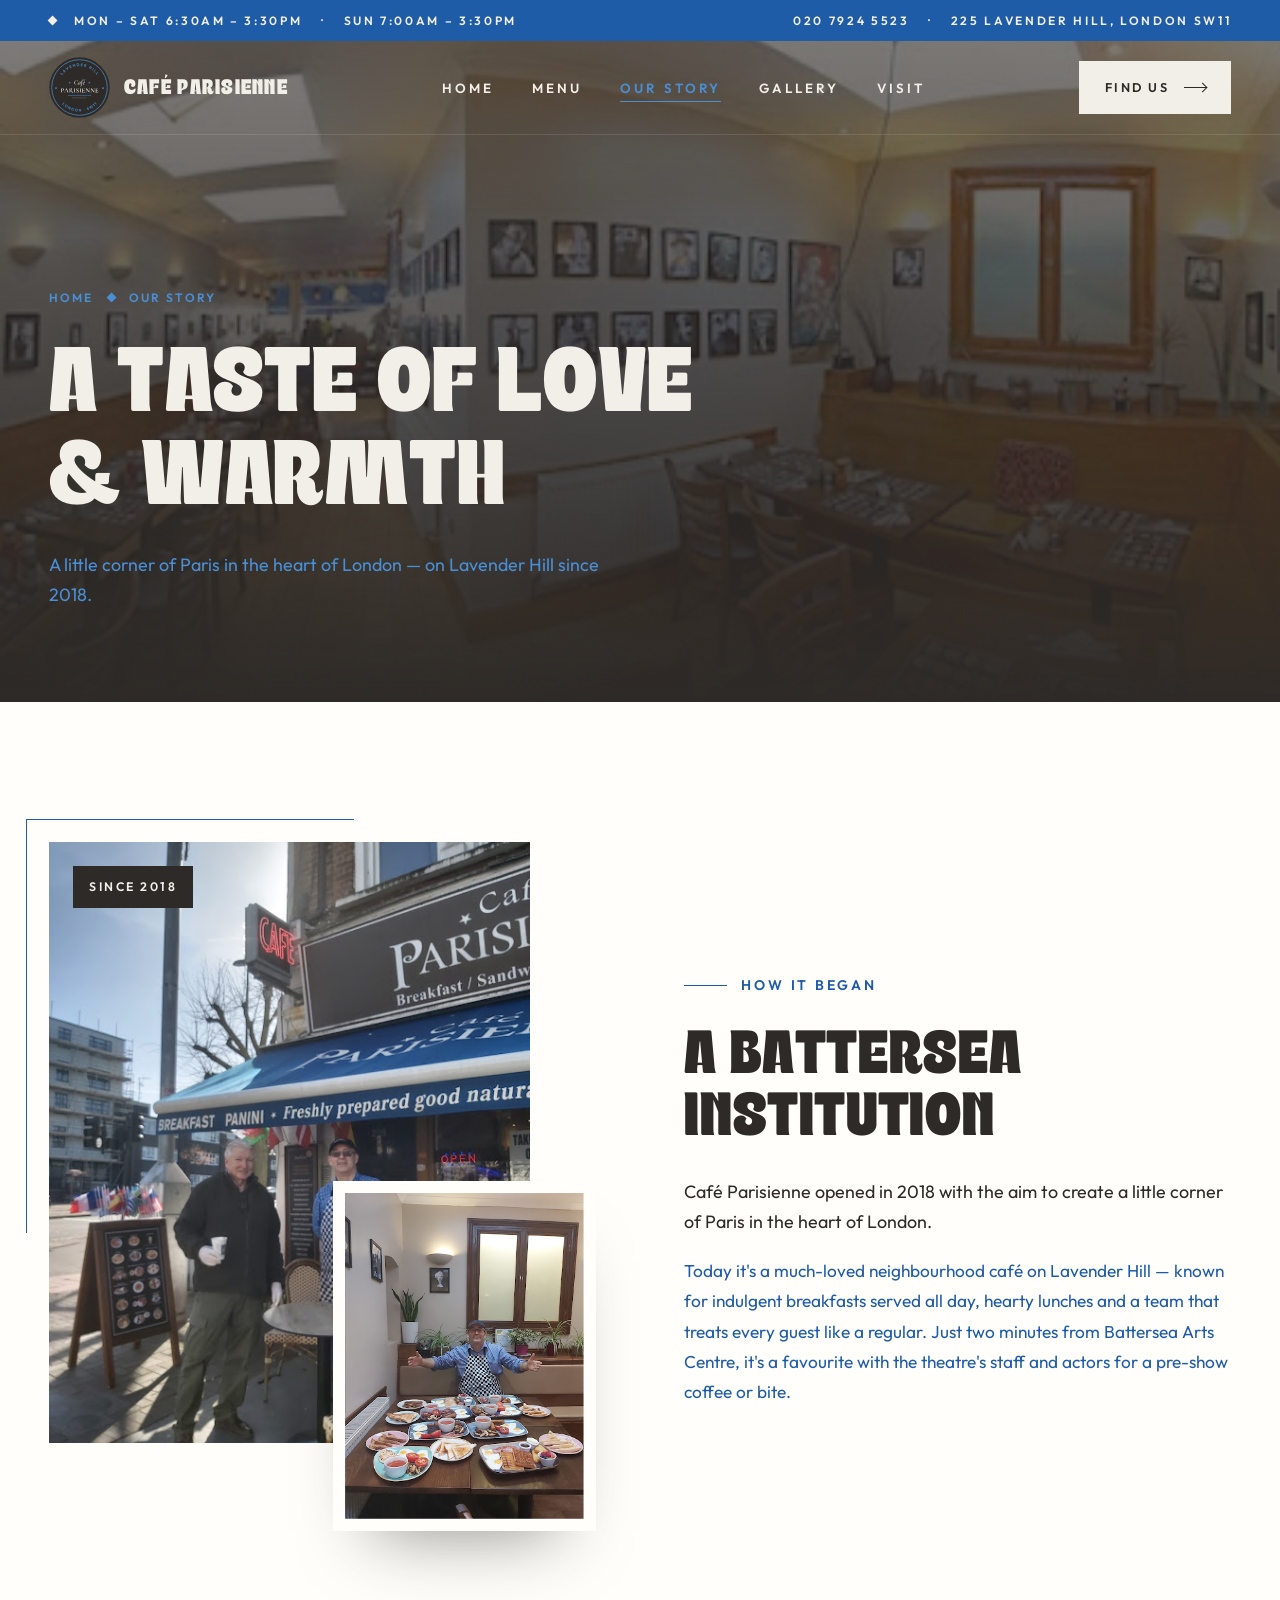
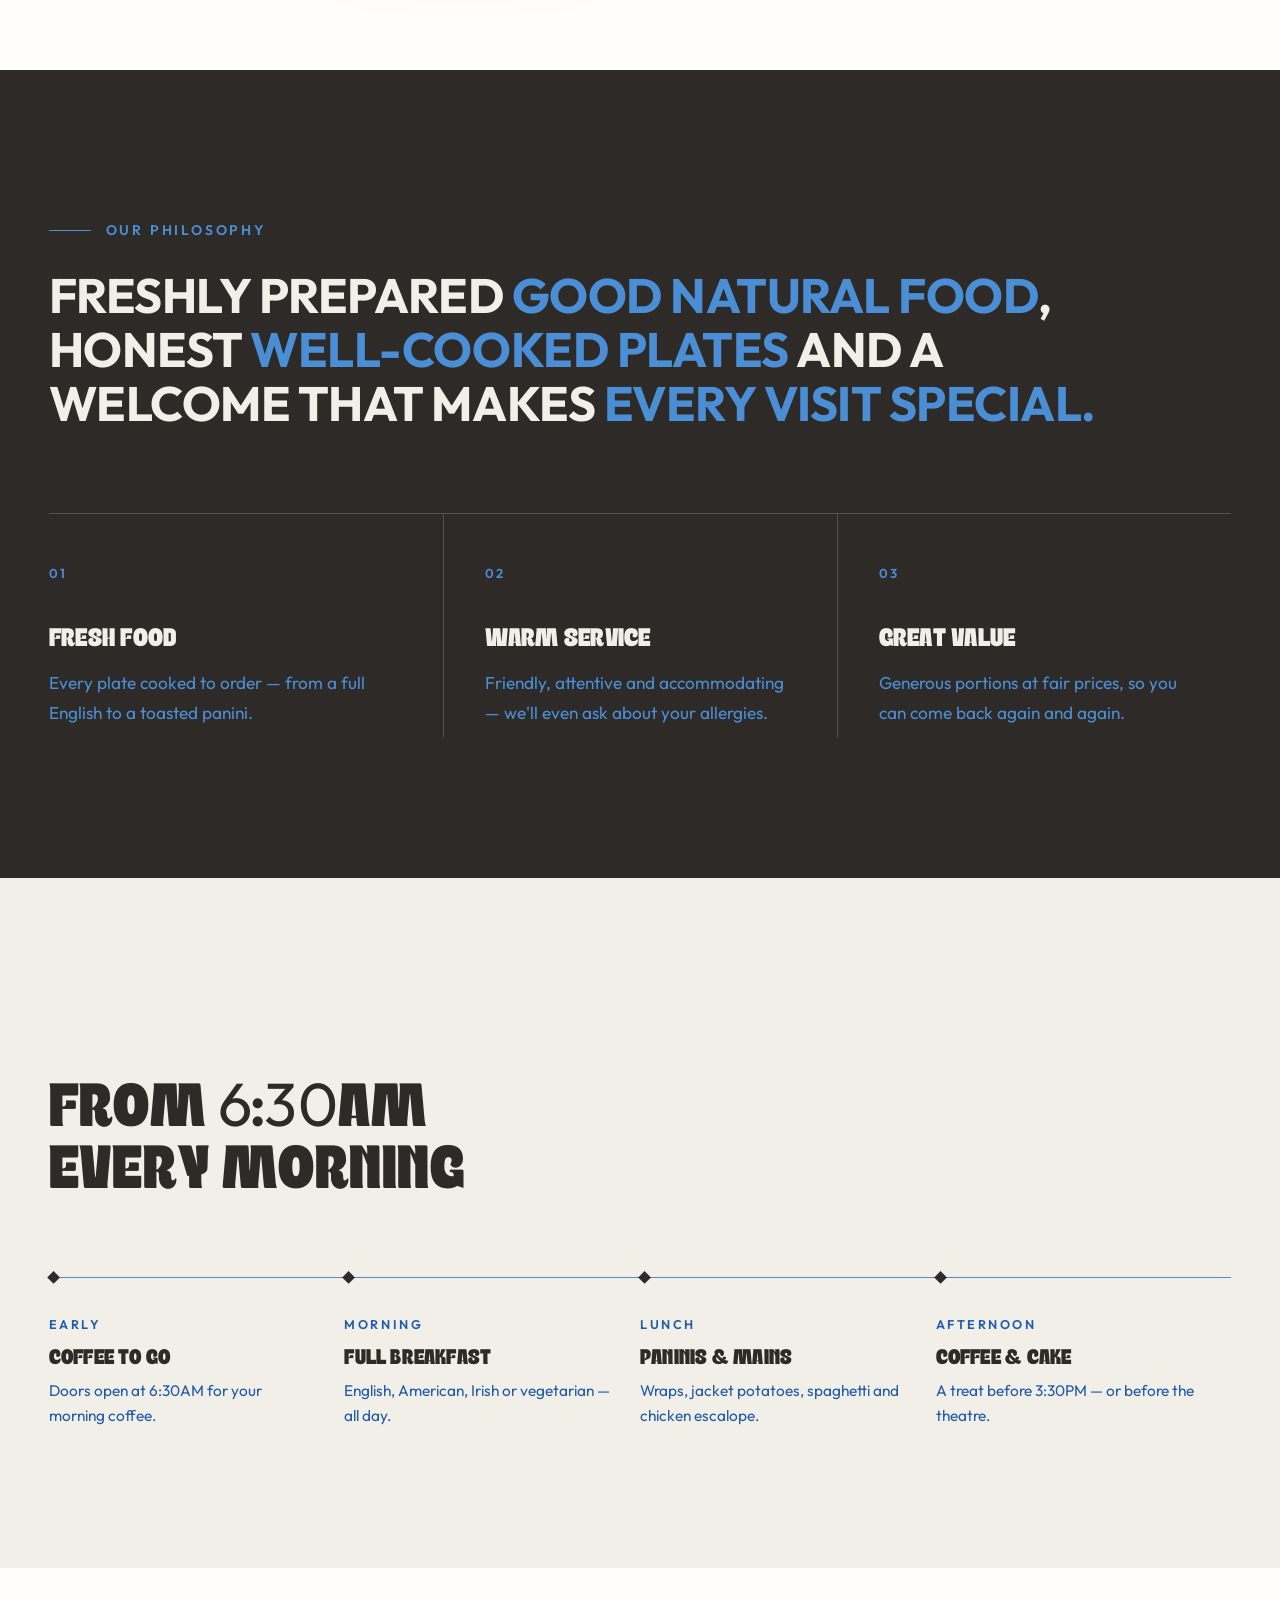
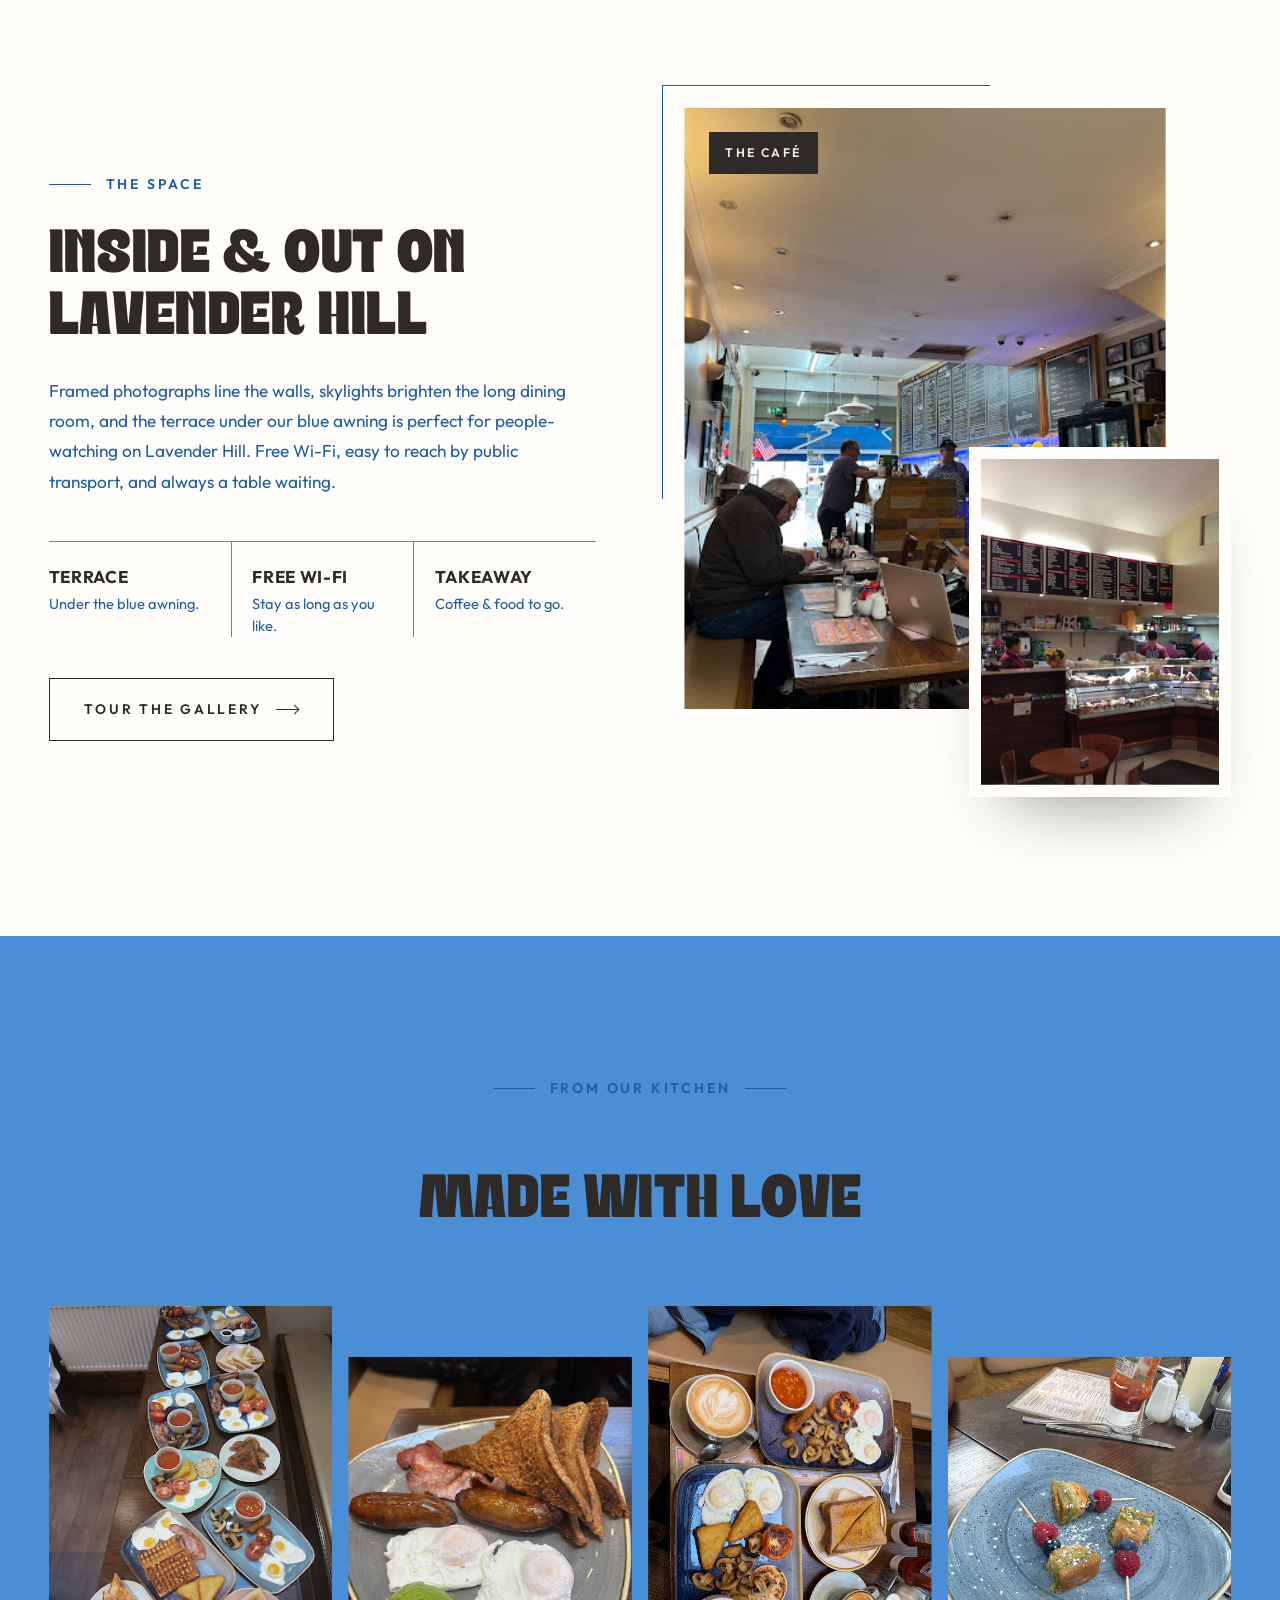
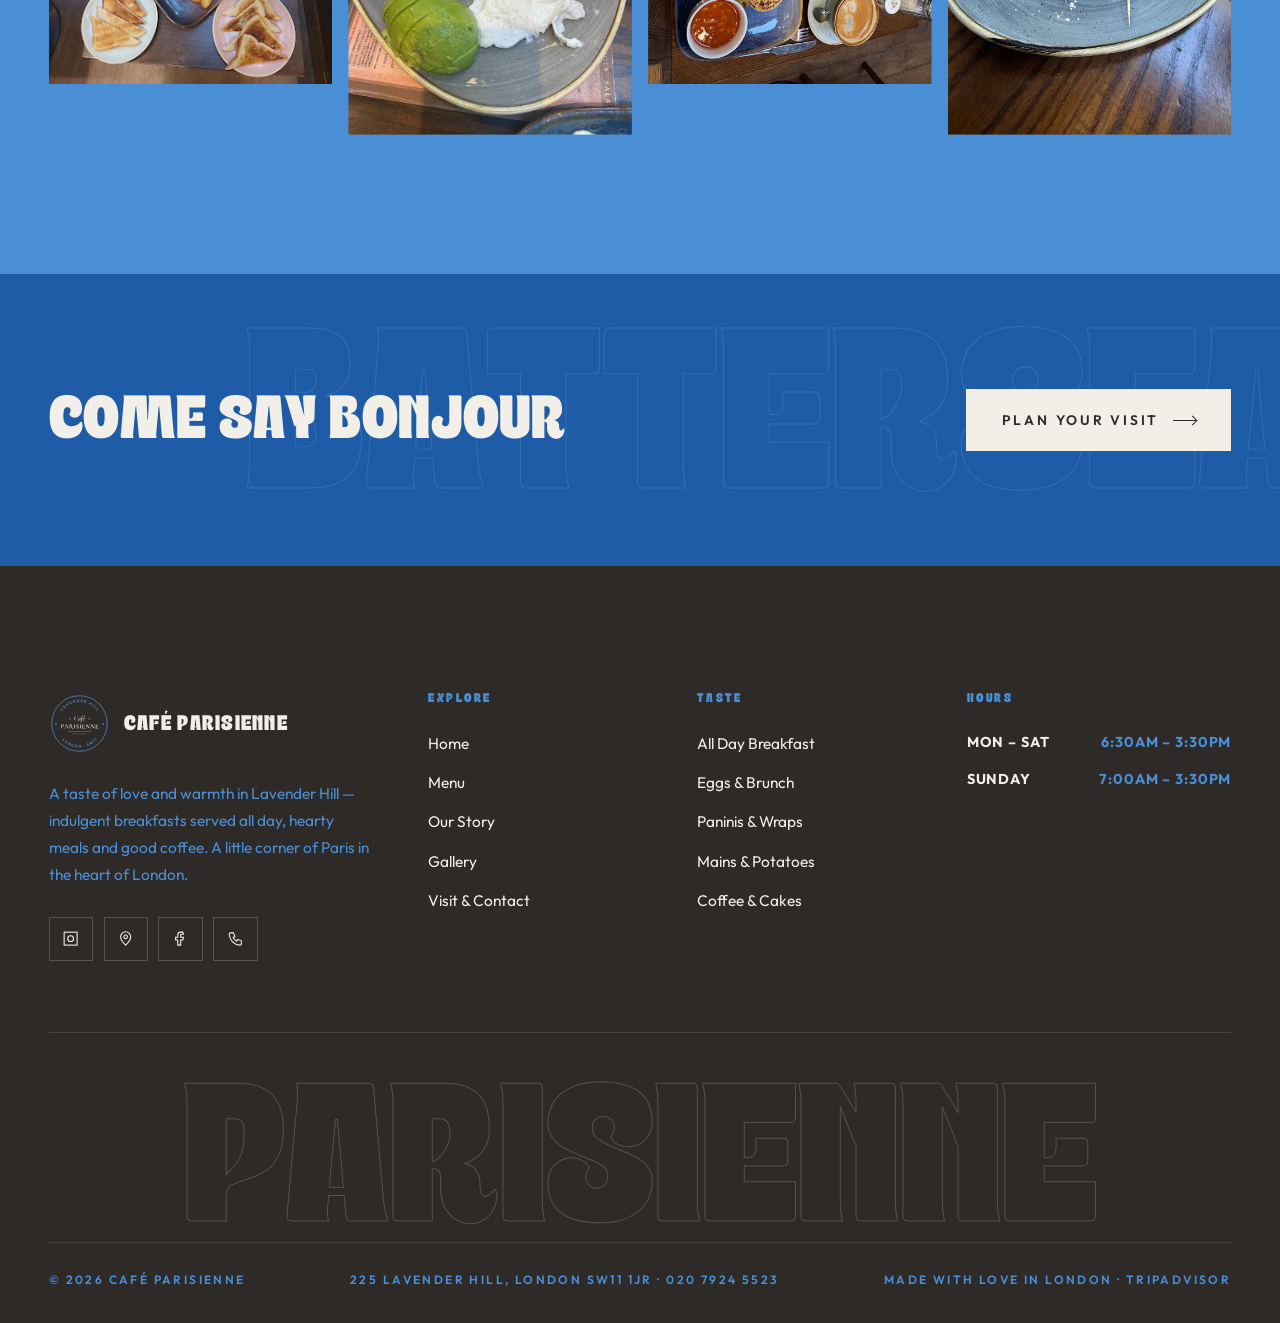
<file: about.html>
<!DOCTYPE html>
<html lang="en-GB">
<head>
  <meta charset="UTF-8">
  <meta name="viewport" content="width=device-width, initial-scale=1.0">
  <title>Our Story — Café Parisienne</title>
  <meta name="description" content="The story of Café Parisienne — opened in 2018 on Lavender Hill, Battersea, to bring a little corner of Paris to the heart of London with all-day breakfasts, hearty meals and warm service.">
  <meta name="theme-color" content="#2E2A27">
  <meta property="og:title" content="Our Story — Café Parisienne">
  <meta property="og:description" content="The story of Café Parisienne — opened in 2018 on Lavender Hill, Battersea, to bring a little corner of Paris to the heart of London with all-day breakfasts, hearty meals and warm service.">
  <meta property="og:image" content="assets/images/unnamed%20%2889%29.jpg">
  <link rel="icon" href="assets/logo.svg" type="image/svg+xml">
  <link rel="preconnect" href="https://fonts.googleapis.com">
  <link rel="preconnect" href="https://fonts.gstatic.com" crossorigin>
  <link href="https://fonts.googleapis.com/css2?family=Outfit:wght@400;500;600;700&display=swap" rel="stylesheet">
  <link rel="stylesheet" href="css/style.css">
</head>
<body>

<header class="site-header">
  <div class="topbar">
    <div class="container">
      <div class="t-items"><span class="diamond"></span><span>Mon – Sat 6:30AM – 3:30PM</span><span class="t-hide">·</span><span class="t-hide">Sun 7:00AM – 3:30PM</span></div>
      <div class="t-items t-hide"><a href="tel:+442079245523">020 7924 5523</a><span>·</span><span>225 Lavender Hill, London SW11</span></div>
    </div>
  </div>
  <nav class="navbar" aria-label="Main">
    <div class="container">
      <a href="index.html" class="logo" aria-label="Café Parisienne home">
        <span class="logo-mark"><img src="assets/logo.svg" alt="" width="60" height="60"></span>
        <span class="logo-text"><strong>CAFÉ PARISIENNE</strong></span>
      </a>
      <ul class="nav-links">
        <li><a href="index.html">Home</a></li>
        <li><a href="menu.html">Menu</a></li>
        <li><a href="about.html" class="active" aria-current="page">Our Story</a></li>
        <li><a href="gallery.html">Gallery</a></li>
        <li><a href="visit.html">Visit</a></li>
      </ul>
      <a href="visit.html" class="btn btn--light nav-cta">Find Us <span class="arrow"></span></a>
      <button class="menu-toggle" aria-label="Open menu" aria-expanded="false"><span></span><span></span><span></span></button>
    </div>
  </nav>
</header>

<div class="mobile-nav" aria-label="Mobile">
  <a class="m-link" href="index.html"><small>01</small>Home</a>
  <a class="m-link" href="menu.html"><small>02</small>Menu</a>
  <a class="m-link" href="about.html"><small>03</small>Our Story</a>
  <a class="m-link" href="gallery.html"><small>04</small>Gallery</a>
  <a class="m-link" href="visit.html"><small>05</small>Visit</a>
  <div class="m-foot">Mon – Sat 6:30AM – 3:30PM<br>Sun 7:00AM – 3:30PM<br>225 Lavender Hill, London SW11 1JR<br><a href="tel:+442079245523">020 7924 5523</a></div>
</div>

<main>
<section class="page-hero">
  <div class="bg" data-parallax style="background-image:url('assets/images/unnamed%20%2864%29.jpg')"></div>
  <div class="container">
    <div class="crumbs"><a href="index.html">Home</a><span class="diamond"></span><span>Our Story</span></div>
    <div class="hero-foot">
      <div>
        <h1>A Taste of Love<br>&amp; Warmth</h1>
        <p class="lead">A little corner of Paris in the heart of London — on Lavender Hill since 2018.</p>
      </div>
    </div>
  </div>
</section>

<section class="section bg-white">
  <div class="container split">
    <div class="stack-images reveal">
      <span class="frame-line"></span>
      <div class="img-main reveal-img"><img src="assets/images/unnamed%20-%202026-09-30T020011.734.jpg" alt="The Café Parisienne team outside the café" loading="lazy"></div>
      <div class="img-float reveal-img d2"><img src="assets/images/unnamed%20%284%29.jpg" alt="A table full of freshly cooked breakfasts" loading="lazy"></div>
      <span class="tag">Since 2018</span>
    </div>
    <div class="text-block">
      <span class="eyebrow reveal">How It Began</span>
      <h2 class="reveal">A Battersea Institution</h2>
      <p class="lead reveal">Café Parisienne opened in 2018 with the aim to create a little corner of Paris in the heart of London.</p>
      <p class="muted reveal">Today it's a much-loved neighbourhood café on Lavender Hill — known for indulgent breakfasts served all day, hearty lunches and a team that treats every guest like a regular. Just two minutes from Battersea Arts Centre, it's a favourite with the theatre's staff and actors for a pre-show coffee or bite.</p>
    </div>
  </div>
</section>

<section class="section bg-espresso">
  <div class="container">
    <span class="eyebrow reveal">Our Philosophy</span>
    <p class="big-statement reveal">Freshly prepared <em>good natural food</em>, honest <em>well-cooked plates</em> and a welcome that makes <em>every visit special.</em></p>
    <div class="values" style="margin-top:80px">
      <div class="value reveal">
        <span class="num">01</span>
        <h3>Fresh Food</h3>
        <p>Every plate cooked to order — from a full English to a toasted panini.</p>
      </div>
      <div class="value reveal d1">
        <span class="num">02</span>
        <h3>Warm Service</h3>
        <p>Friendly, attentive and accommodating — we'll even ask about your allergies.</p>
      </div>
      <div class="value reveal d2">
        <span class="num">03</span>
        <h3>Great Value</h3>
        <p>Generous portions at fair prices, so you can come back again and again.</p>
      </div>
    </div>
  </div>
</section>

<section class="section bg-cream">
  <div class="container">
    <div class="section-head">
      <div>
        <span class="eyebrow reveal">A Day at the Café</span>
        <h2 class="reveal">From 6:30AM<br>Every Morning</h2>
      </div>
    </div>
    <div class="timeline">
      <div class="reveal"><span>Early</span><h3>Coffee to Go</h3><p>Doors open at 6:30AM for your morning coffee.</p></div>
      <div class="reveal d1"><span>Morning</span><h3>Full Breakfast</h3><p>English, American, Irish or vegetarian — all day.</p></div>
      <div class="reveal d2"><span>Lunch</span><h3>Paninis &amp; Mains</h3><p>Wraps, jacket potatoes, spaghetti and chicken escalope.</p></div>
      <div class="reveal d3"><span>Afternoon</span><h3>Coffee &amp; Cake</h3><p>A treat before 3:30PM — or before the theatre.</p></div>
    </div>
  </div>
</section>

<section class="section bg-white">
  <div class="container split split--reverse">
    <div class="stack-images reveal">
      <span class="frame-line"></span>
      <div class="img-main reveal-img"><img src="assets/images/unnamed%20%2888%29.jpg" alt="Guests dining inside the café" loading="lazy"></div>
      <div class="img-float reveal-img d2"><img src="assets/images/unnamed%20-%202026-09-30T020011.720.jpg" alt="The kitchen counter" loading="lazy"></div>
      <span class="tag">The Café</span>
    </div>
    <div class="text-block">
      <span class="eyebrow reveal">The Space</span>
      <h2 class="reveal">Inside &amp; Out on Lavender Hill</h2>
      <p class="muted reveal">Framed photographs line the walls, skylights brighten the long dining room, and the terrace under our blue awning is perfect for people-watching on Lavender Hill. Free Wi-Fi, easy to reach by public transport, and always a table waiting.</p>
      <div class="features reveal">
        <div><strong>Terrace</strong><span>Under the blue awning.</span></div>
        <div><strong>Free Wi-Fi</strong><span>Stay as long as you like.</span></div>
        <div><strong>Takeaway</strong><span>Coffee &amp; food to go.</span></div>
      </div>
      <a href="gallery.html" class="btn btn--outline reveal">Tour the Gallery <span class="arrow"></span></a>
    </div>
  </div>
</section>

<section class="section bg-beige">
  <div class="container">
    <div class="section-head center">
      <span class="eyebrow reveal">From Our Kitchen</span>
      <h2 class="reveal">Made with Love</h2>
    </div>
    <div class="people-grid" style="padding-bottom:50px">
      <figure class="reveal-img"><img src="assets/images/unnamed%20%2824%29.jpg" alt="A long table of breakfast plates" loading="lazy"></figure>
      <figure class="reveal-img d1"><img src="assets/images/unnamed%20%2877%29.jpg" alt="Breakfast with avocado and poached eggs" loading="lazy"></figure>
      <figure class="reveal-img d2"><img src="assets/images/unnamed%20%2854%29.jpg" alt="Brunch platter" loading="lazy"></figure>
      <figure class="reveal-img d3"><img src="assets/images/unnamed%20%2841%29.jpg" alt="Fruit and baklava skewers" loading="lazy"></figure>
    </div>
  </div>
</section>

<section class="cta-band">
  <div class="ghost-word" aria-hidden="true">Battersea</div>
  <div class="container">
    <h2 class="reveal">Come Say Bonjour</h2>
    <a href="visit.html" class="btn btn--light reveal">Plan Your Visit <span class="arrow"></span></a>
  </div>
</section>
</main>

<footer class="site-footer">
  <div class="container">
    <div class="footer-top">
      <div>
        <a href="index.html" class="logo">
          <span class="logo-mark"><img src="assets/logo.svg" alt="" width="60" height="60"></span>
          <span class="logo-text"><strong>CAFÉ PARISIENNE</strong></span>
        </a>
        <p>A taste of love and warmth in Lavender Hill — indulgent breakfasts served all day, hearty meals and good coffee. A little corner of Paris in the heart of London.</p>
        <div class="socials">
          <a href="https://www.instagram.com/cafeparisienneuk/" target="_blank" rel="noopener" aria-label="Instagram @cafeparisienneuk"><svg viewBox="0 0 24 24"><rect x="3" y="3" width="18" height="18"/><circle cx="12" cy="12" r="4"/><path d="M17.5 6.5h.01"/></svg></a>
          <a href="https://www.google.com/maps/place/Cafe+Parisienne/@51.464476,-0.1646596,17z/data=!4m6!3m5!1s0x487605a2ee4a7549:0x9b148eae5b6b455b!8m2!3d51.4643208!4d-0.1620501!16s%2Fg%2F1tz956qb" target="_blank" rel="noopener" aria-label="Café Parisienne on Google Maps"><svg viewBox="0 0 24 24"><path d="M12 21s-7-6.2-7-11.5A7 7 0 0 1 19 9.5C19 14.8 12 21 12 21z"/><circle cx="12" cy="9.5" r="2.5"/></svg></a>
          <a href="https://www.facebook.com/p/Parisienne-Cafe-100055158892146/" target="_blank" rel="noopener" aria-label="Facebook"><svg viewBox="0 0 24 24"><path d="M15 3h-3a4 4 0 0 0-4 4v3H5v4h3v7h4v-7h3l1-4h-4V7a1 1 0 0 1 1-1h3z"/></svg></a>
          <a href="tel:+442079245523" aria-label="Call 020 7924 5523"><svg viewBox="0 0 24 24"><path d="M5 4h4l2 5-2.5 1.5a11 11 0 0 0 5 5L15 13l5 2v4a2 2 0 0 1-2 2A16 16 0 0 1 3 6a2 2 0 0 1 2-2"/></svg></a>
        </div>
      </div>
      <div>
        <h4>Explore</h4>
        <ul>
          <li><a href="index.html">Home</a></li>
          <li><a href="menu.html">Menu</a></li>
          <li><a href="about.html">Our Story</a></li>
          <li><a href="gallery.html">Gallery</a></li>
          <li><a href="visit.html">Visit &amp; Contact</a></li>
        </ul>
      </div>
      <div>
        <h4>Taste</h4>
        <ul>
          <li><a href="menu.html#breakfast">All Day Breakfast</a></li>
          <li><a href="menu.html#eggs">Eggs &amp; Brunch</a></li>
          <li><a href="menu.html#lunch">Paninis &amp; Wraps</a></li>
          <li><a href="menu.html#mains">Mains &amp; Potatoes</a></li>
          <li><a href="menu.html#coffee">Coffee &amp; Cakes</a></li>
        </ul>
      </div>
      <div>
        <h4>Hours</h4>
        <ul class="footer-hours">
          <li><span>Mon – Sat</span><span>6:30AM – 3:30PM</span></li>
          <li><span>Sunday</span><span>7:00AM – 3:30PM</span></li>
        </ul>
      </div>
    </div>
    <div class="footer-word" aria-hidden="true">Parisienne</div>
    <div class="footer-bottom">
      <span>© <span data-year>2026</span> Café Parisienne</span>
      <span>225 Lavender Hill, London SW11 1JR · <a href="tel:+442079245523">020 7924 5523</a></span>
      <span>Made with love in London · <a href="https://www.tripadvisor.co.uk/Restaurant_Review-g186338-d6171524-Reviews-Cafe_Parisienne-London_England.html" target="_blank" rel="noopener">Tripadvisor</a></span>
    </div>
  </div>
</footer>

<button class="back-top" aria-label="Back to top"><svg viewBox="0 0 24 24"><path d="M12 19V5M5 12l7-7 7 7"/></svg></button>

<script src="js/main.js"></script>
</body>
</html>
</file>
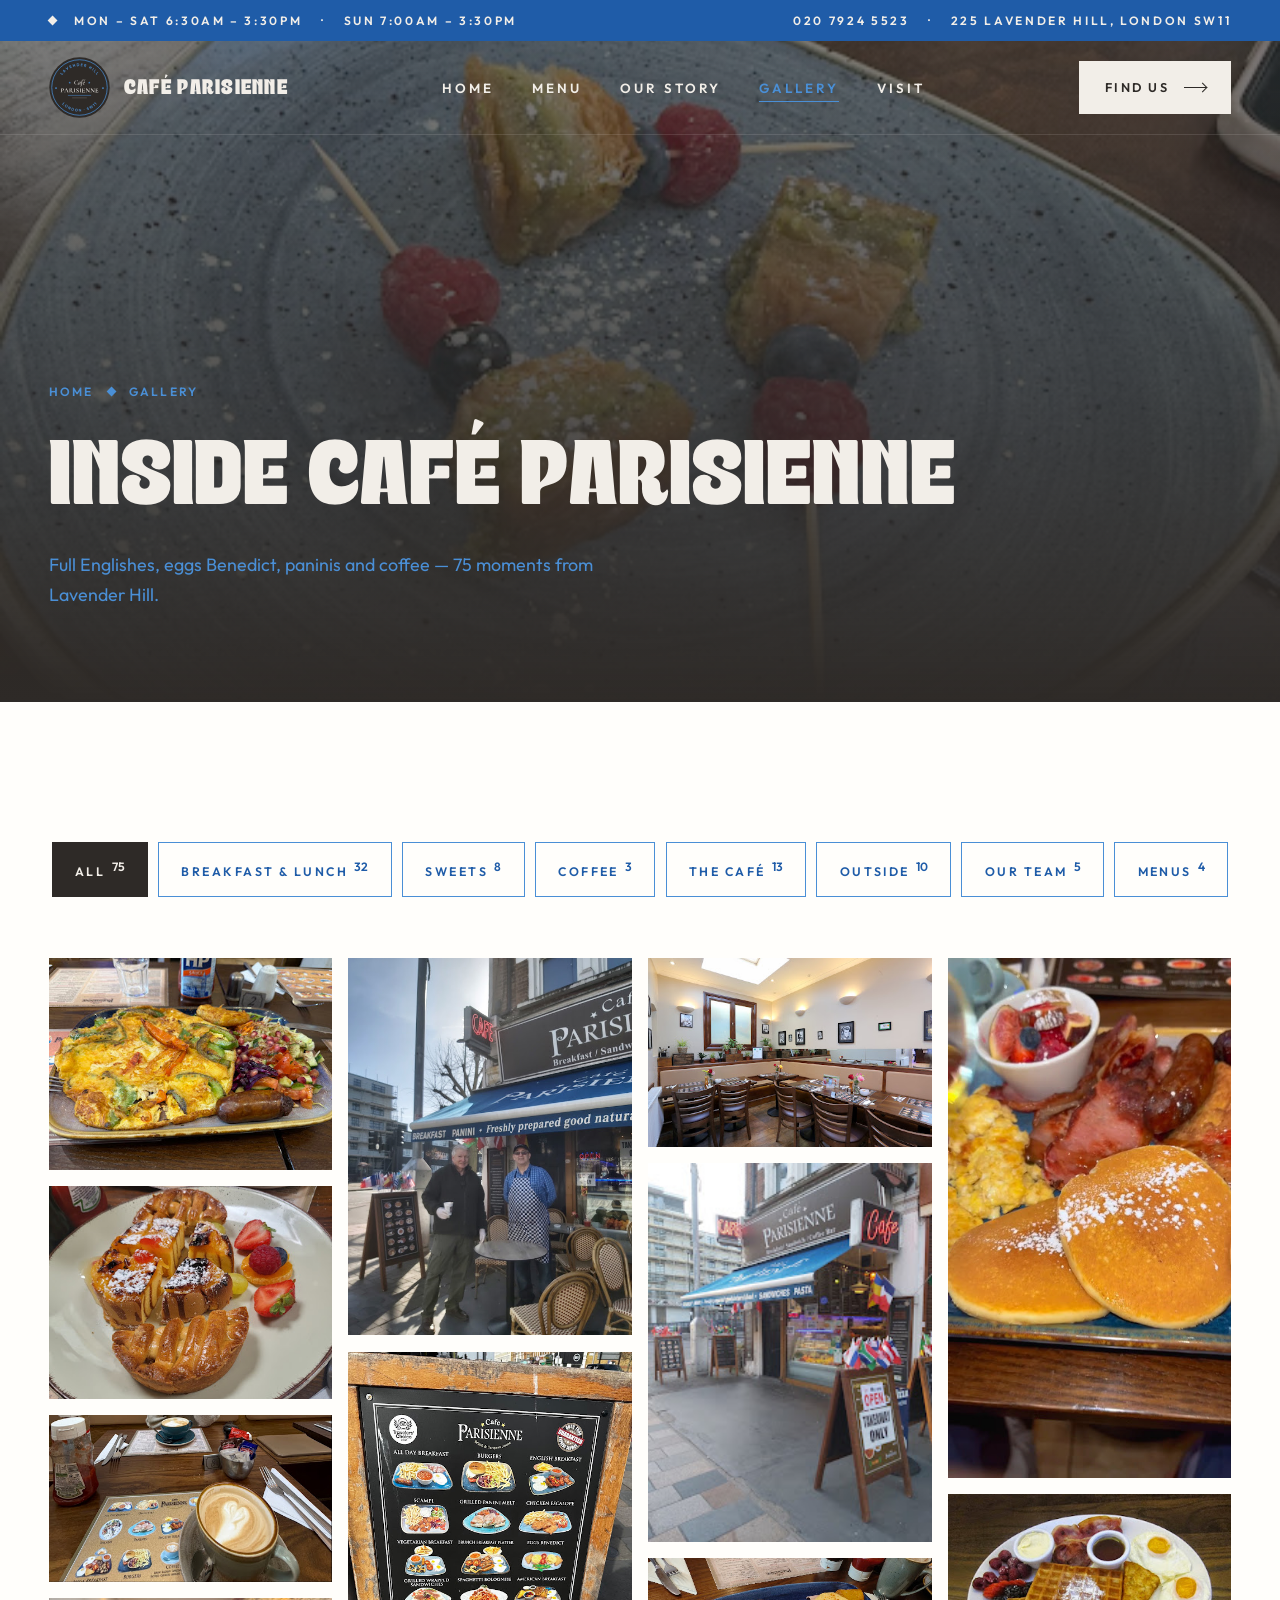
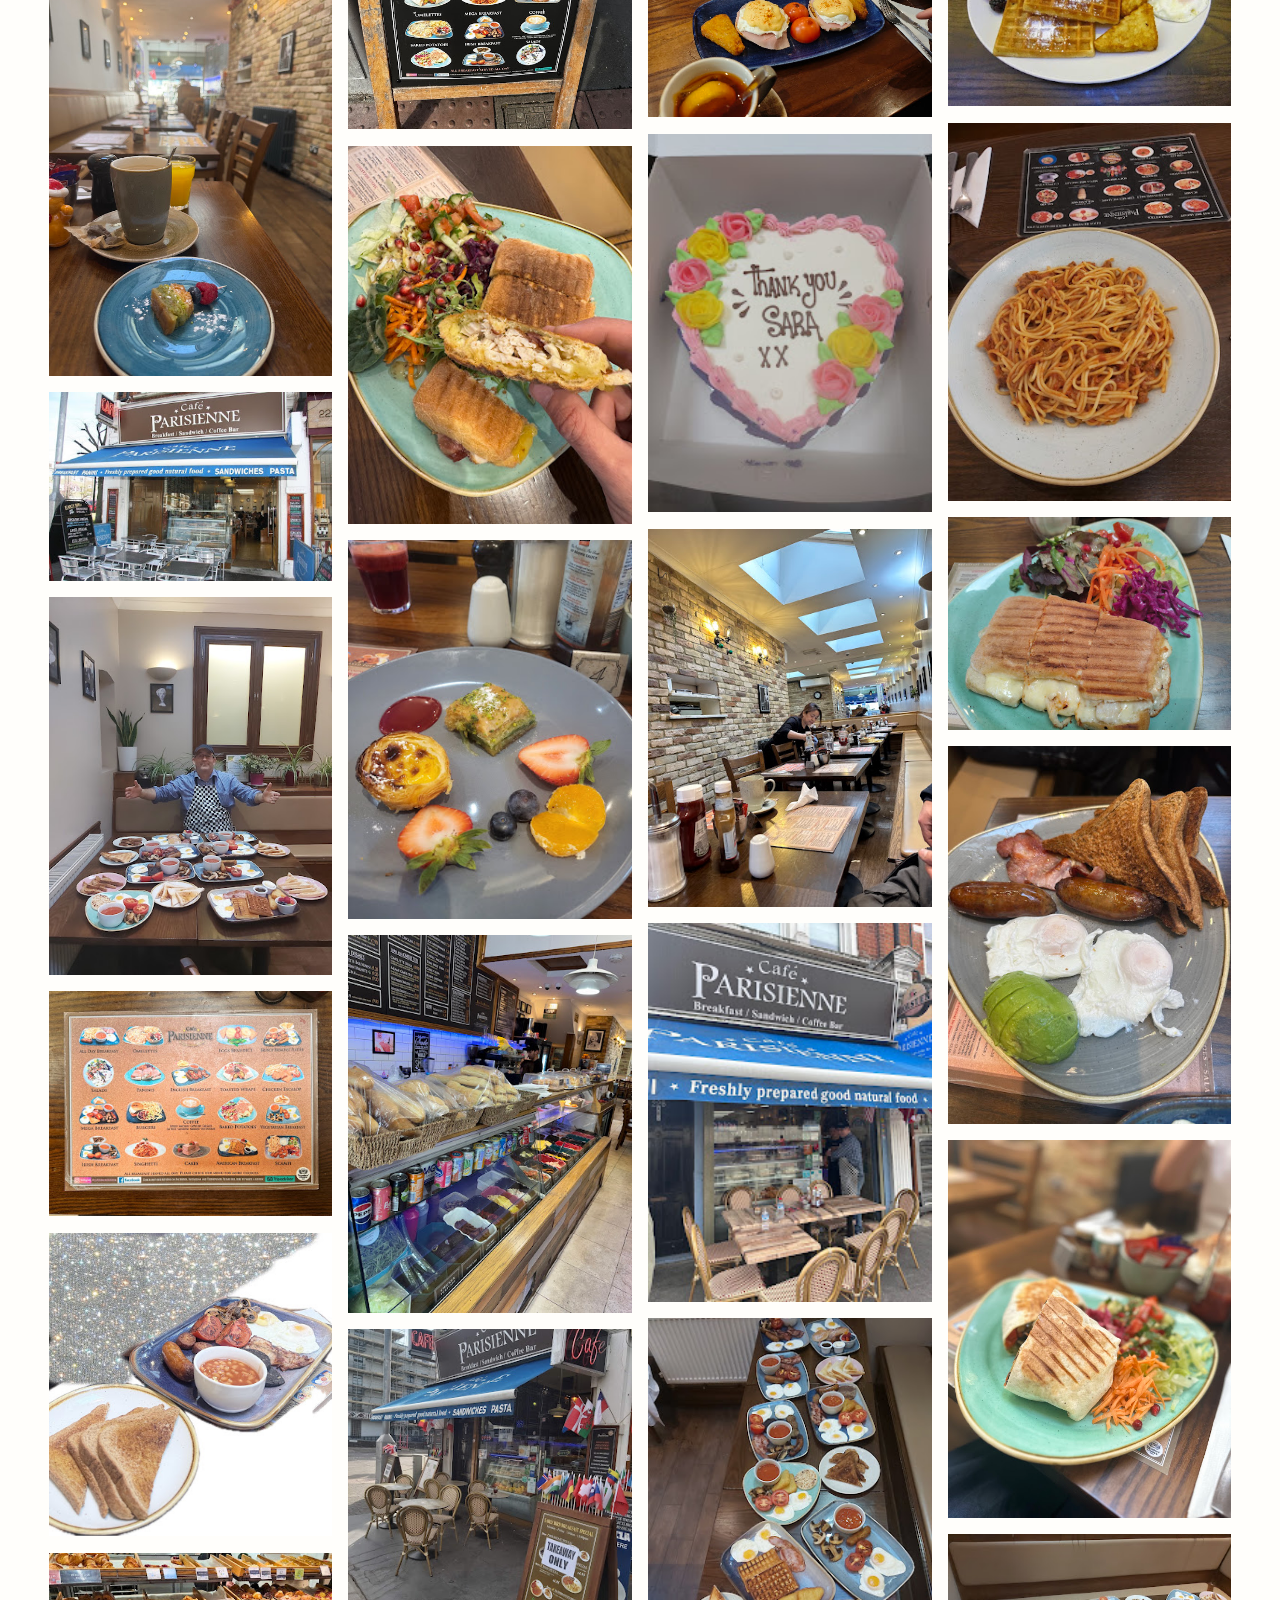
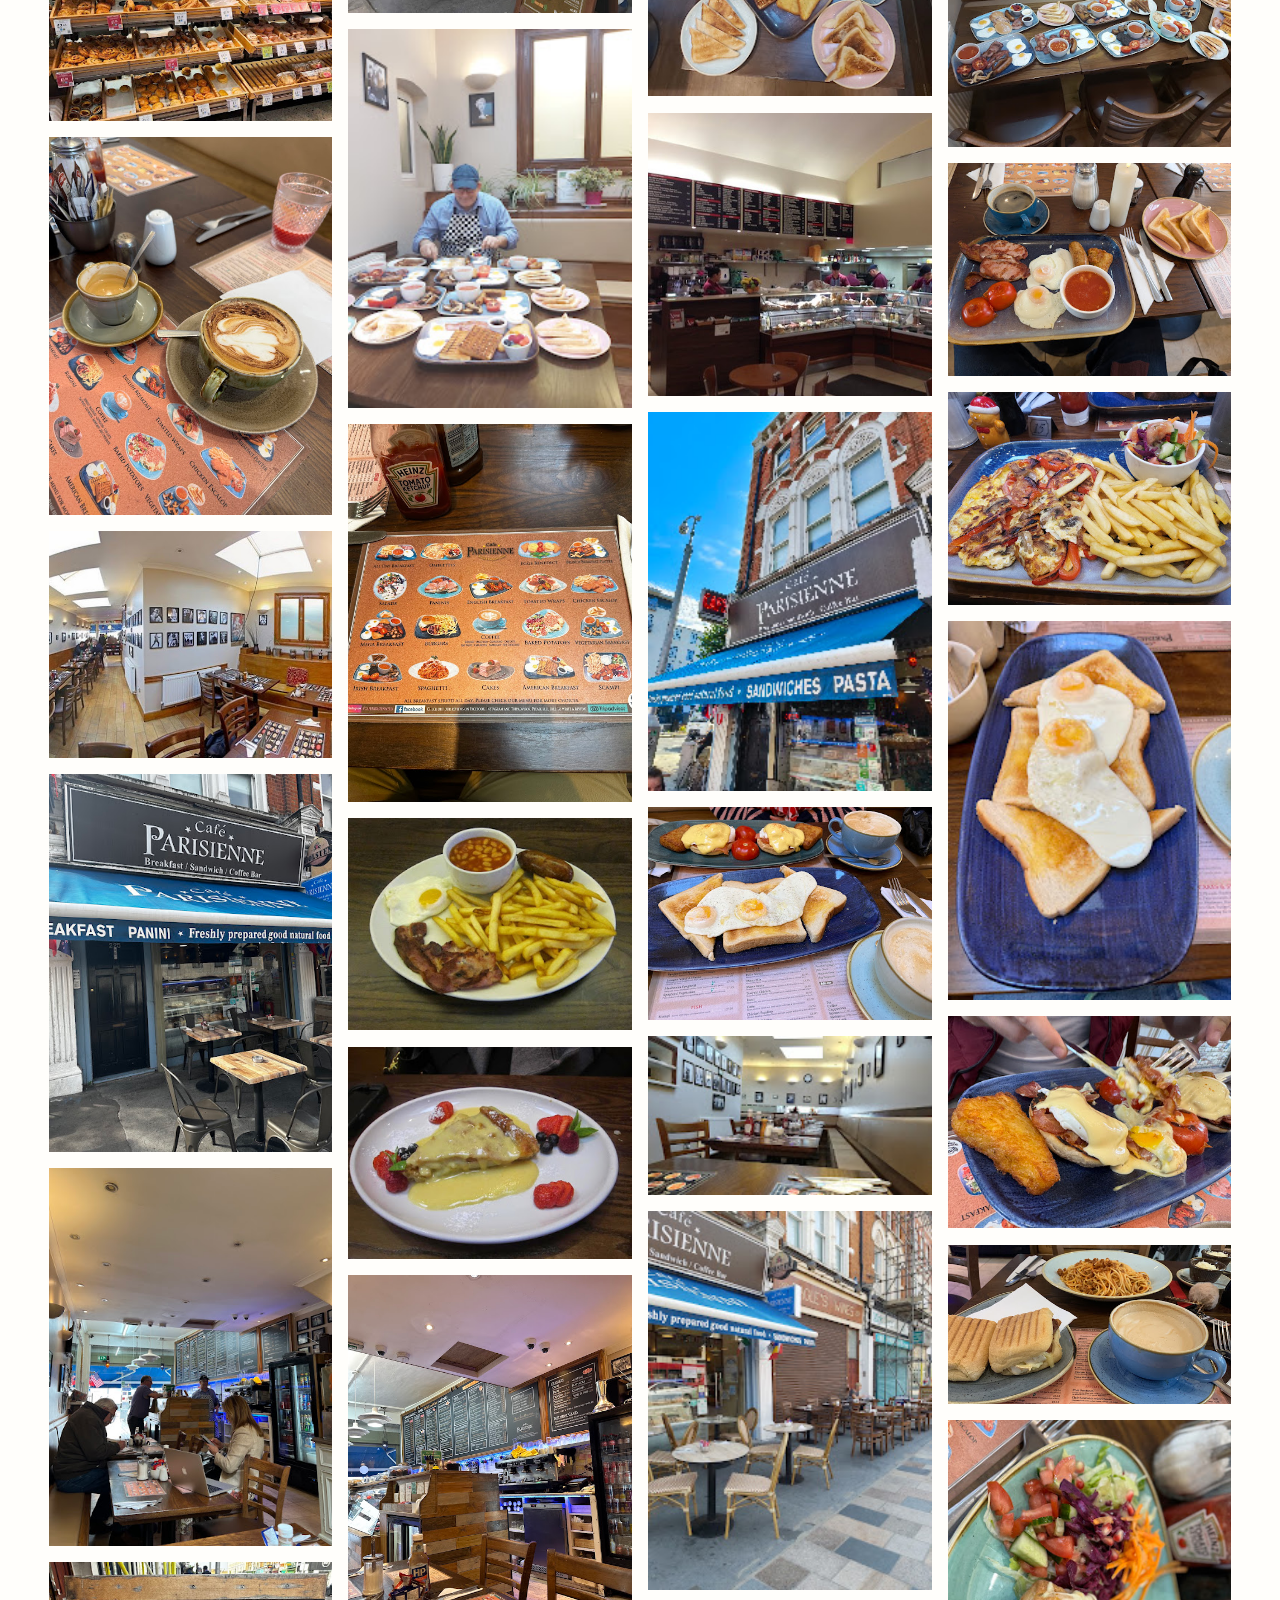
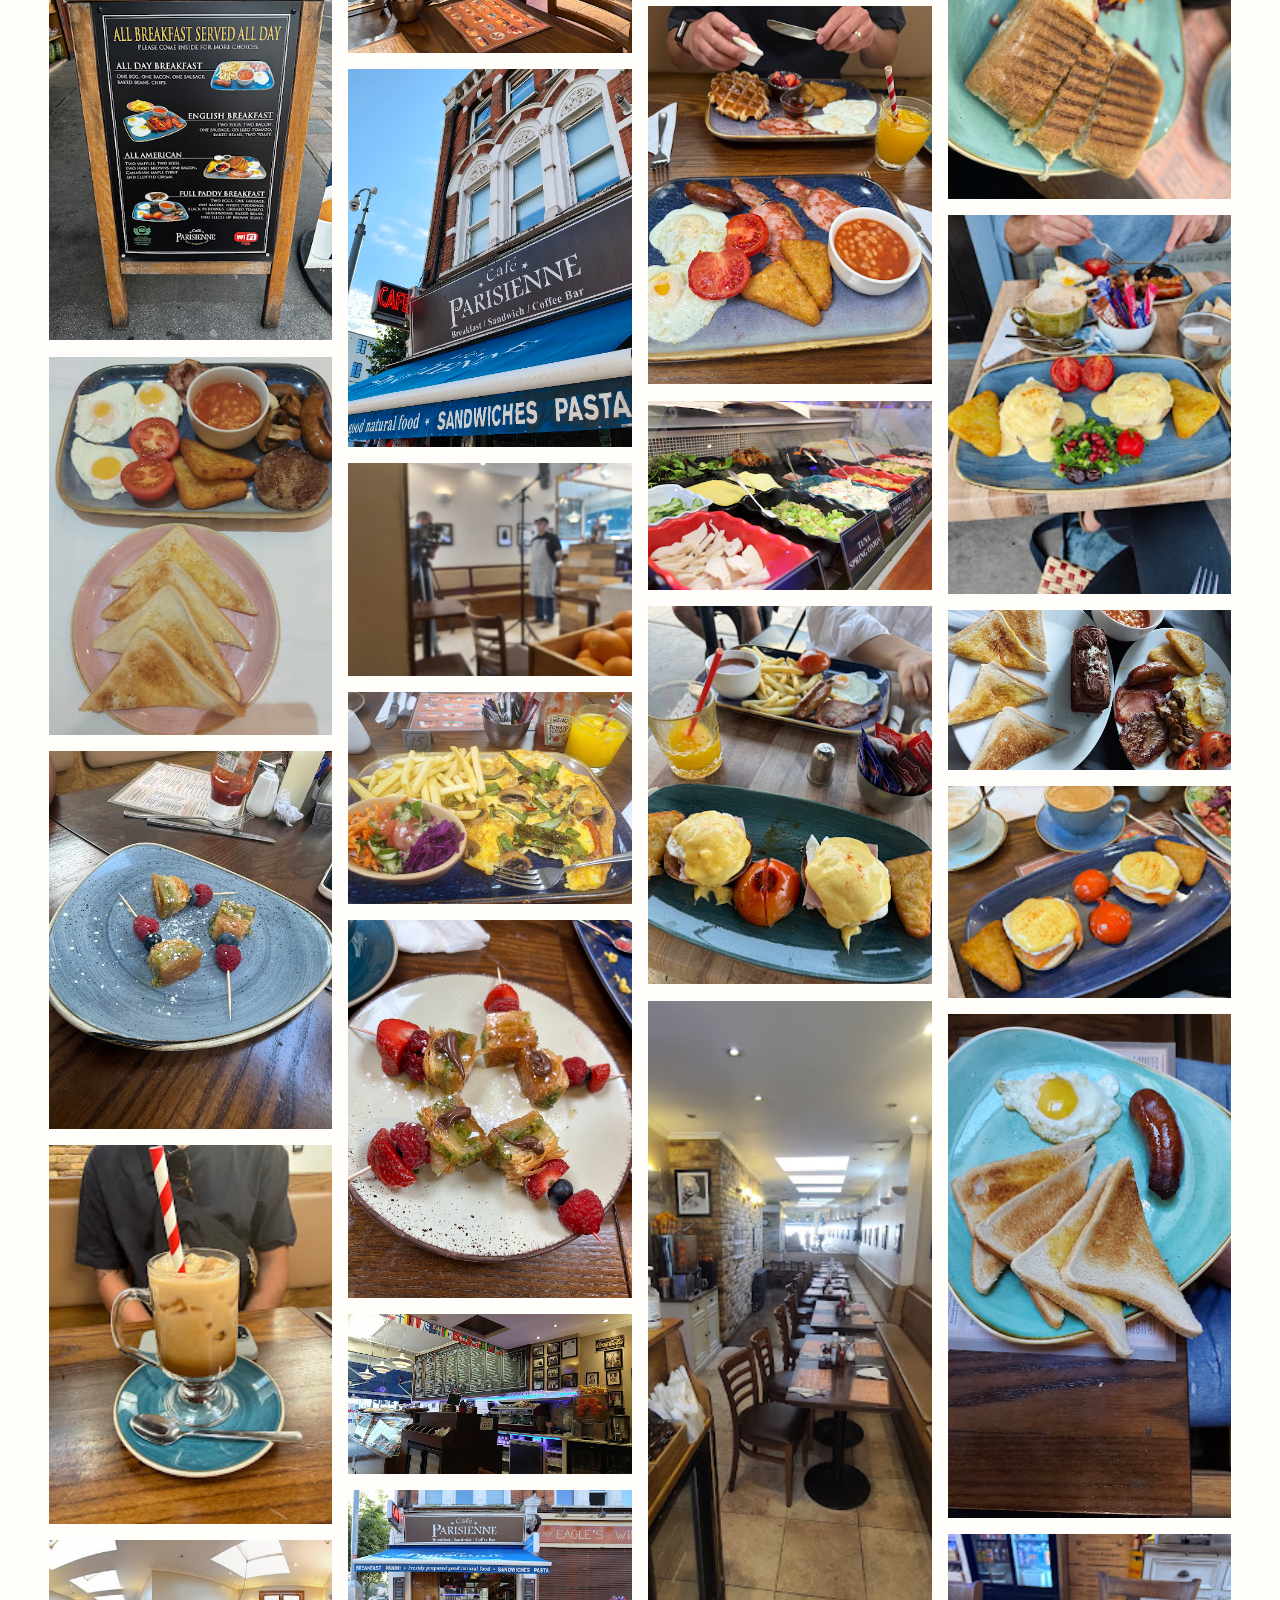
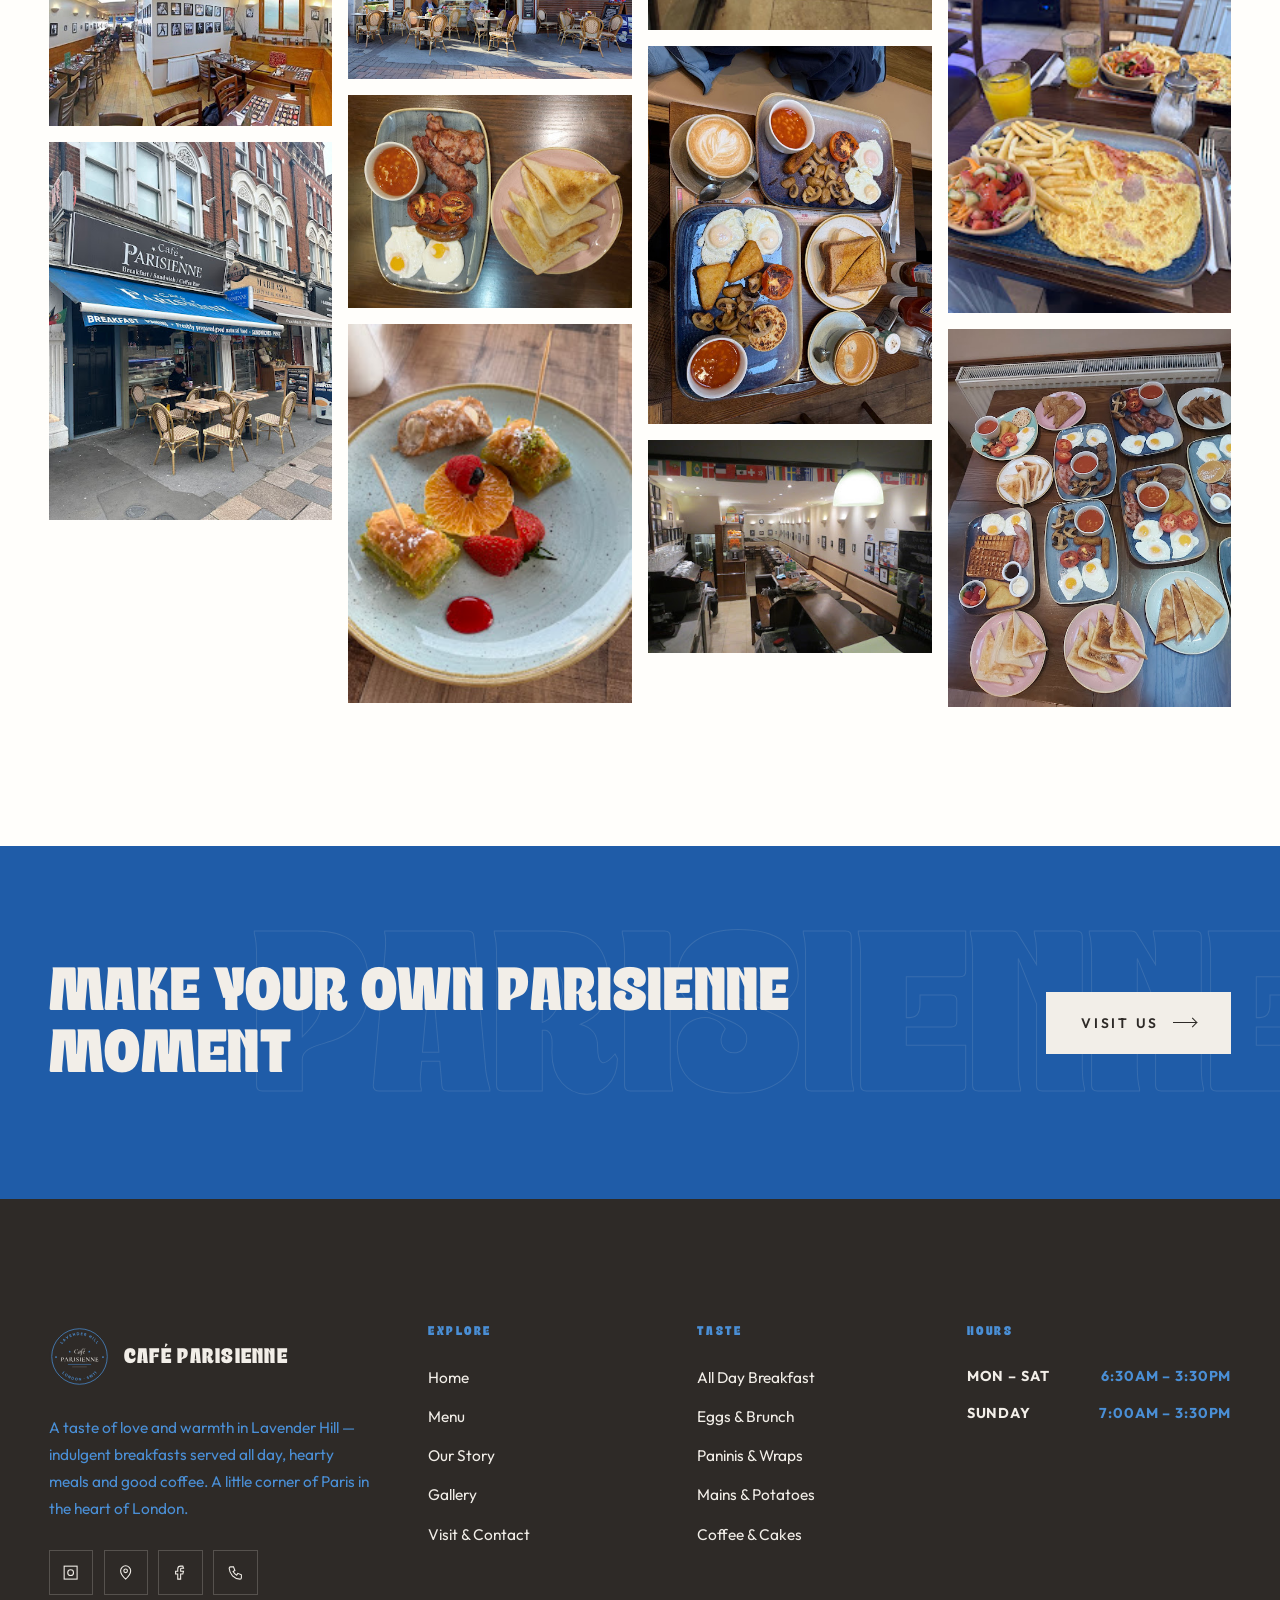
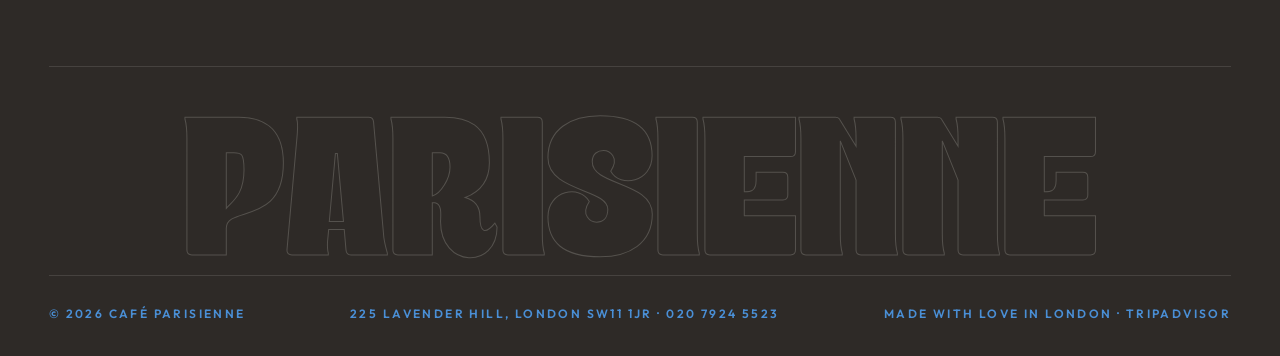
<file: gallery.html>
<!DOCTYPE html>
<html lang="en-GB">
<head>
  <meta charset="UTF-8">
  <meta name="viewport" content="width=device-width, initial-scale=1.0">
  <title>Gallery — Café Parisienne</title>
  <meta name="description" content="Photos from Café Parisienne on Lavender Hill, Battersea — all-day breakfasts, eggs Benedict, paninis, coffee, pastries and our café.">
  <meta name="theme-color" content="#2E2A27">
  <meta property="og:title" content="Gallery — Café Parisienne">
  <meta property="og:description" content="Photos from Café Parisienne on Lavender Hill, Battersea — all-day breakfasts, eggs Benedict, paninis, coffee, pastries and our café.">
  <meta property="og:image" content="assets/images/unnamed%20%2889%29.jpg">
  <link rel="icon" href="assets/logo.svg" type="image/svg+xml">
  <link rel="preconnect" href="https://fonts.googleapis.com">
  <link rel="preconnect" href="https://fonts.gstatic.com" crossorigin>
  <link href="https://fonts.googleapis.com/css2?family=Outfit:wght@400;500;600;700&display=swap" rel="stylesheet">
  <link rel="stylesheet" href="css/style.css">
</head>
<body>

<header class="site-header">
  <div class="topbar">
    <div class="container">
      <div class="t-items"><span class="diamond"></span><span>Mon – Sat 6:30AM – 3:30PM</span><span class="t-hide">·</span><span class="t-hide">Sun 7:00AM – 3:30PM</span></div>
      <div class="t-items t-hide"><a href="tel:+442079245523">020 7924 5523</a><span>·</span><span>225 Lavender Hill, London SW11</span></div>
    </div>
  </div>
  <nav class="navbar" aria-label="Main">
    <div class="container">
      <a href="index.html" class="logo" aria-label="Café Parisienne home">
        <span class="logo-mark"><img src="assets/logo.svg" alt="" width="60" height="60"></span>
        <span class="logo-text"><strong>CAFÉ PARISIENNE</strong></span>
      </a>
      <ul class="nav-links">
        <li><a href="index.html">Home</a></li>
        <li><a href="menu.html">Menu</a></li>
        <li><a href="about.html">Our Story</a></li>
        <li><a href="gallery.html" class="active" aria-current="page">Gallery</a></li>
        <li><a href="visit.html">Visit</a></li>
      </ul>
      <a href="visit.html" class="btn btn--light nav-cta">Find Us <span class="arrow"></span></a>
      <button class="menu-toggle" aria-label="Open menu" aria-expanded="false"><span></span><span></span><span></span></button>
    </div>
  </nav>
</header>

<div class="mobile-nav" aria-label="Mobile">
  <a class="m-link" href="index.html"><small>01</small>Home</a>
  <a class="m-link" href="menu.html"><small>02</small>Menu</a>
  <a class="m-link" href="about.html"><small>03</small>Our Story</a>
  <a class="m-link" href="gallery.html"><small>04</small>Gallery</a>
  <a class="m-link" href="visit.html"><small>05</small>Visit</a>
  <div class="m-foot">Mon – Sat 6:30AM – 3:30PM<br>Sun 7:00AM – 3:30PM<br>225 Lavender Hill, London SW11 1JR<br><a href="tel:+442079245523">020 7924 5523</a></div>
</div>

<main>
<section class="page-hero">
  <div class="bg" data-parallax style="background-image:url('assets/images/unnamed%20%2841%29.jpg')"></div>
  <div class="container">
    <div class="crumbs"><a href="index.html">Home</a><span class="diamond"></span><span>Gallery</span></div>
    <div class="hero-foot">
      <div>
        <h1>Inside Café Parisienne</h1>
        <p class="lead">Full Englishes, eggs Benedict, paninis and coffee — 75 moments from Lavender Hill.</p>
      </div>
    </div>
  </div>
</section>

<section class="section bg-white">
  <div class="container">
    <div class="filters reveal">
      <button class="filter-btn active" data-filter="all">All<sup>75</sup></button>
      <button class="filter-btn" data-filter="food">Breakfast & Lunch<sup>32</sup></button>
      <button class="filter-btn" data-filter="sweets">Sweets<sup>8</sup></button>
      <button class="filter-btn" data-filter="drinks">Coffee<sup>3</sup></button>
      <button class="filter-btn" data-filter="space">The Café<sup>13</sup></button>
      <button class="filter-btn" data-filter="outside">Outside<sup>10</sup></button>
      <button class="filter-btn" data-filter="people">Our Team<sup>5</sup></button>
      <button class="filter-btn" data-filter="menu">Menus<sup>4</sup></button>
    </div>
    <div class="masonry">
      <button class="g-item reveal" data-cat="food"><img src="assets/images/unnamed%20%28100%29.jpg" alt="Omelette with salad" loading="lazy"><span class="g-cap">Omelette with salad</span></button>
      <button class="g-item reveal" data-cat="sweets"><img src="assets/images/unnamed%20%2826%29.jpg" alt="French toast with strawberries" loading="lazy"><span class="g-cap">French toast with strawberries</span></button>
      <button class="g-item reveal" data-cat="drinks"><img src="assets/images/unnamed%20%2815%29.jpg" alt="Latte on the placemat" loading="lazy"><span class="g-cap">Latte on the placemat</span></button>
      <button class="g-item reveal" data-cat="space"><img src="assets/images/unnamed%20%2829%29.jpg" alt="Coffee & fruit at the table" loading="lazy"><span class="g-cap">Coffee & fruit at the table</span></button>
      <button class="g-item reveal" data-cat="outside"><img src="assets/images/unnamed%20%2857%29.jpg" alt="The blue awning" loading="lazy"><span class="g-cap">The blue awning</span></button>
      <button class="g-item reveal" data-cat="people"><img src="assets/images/unnamed%20%284%29.jpg" alt="The chef with a spread" loading="lazy"><span class="g-cap">The chef with a spread</span></button>
      <button class="g-item reveal" data-cat="menu"><img src="assets/images/unnamed%20%285%29.jpg" alt="Our placemat menu" loading="lazy"><span class="g-cap">Our placemat menu</span></button>
      <button class="g-item reveal" data-cat="food"><img src="assets/images/unnamed%20%2811%29.jpg" alt="English breakfast & toast" loading="lazy"><span class="g-cap">English breakfast & toast</span></button>
      <button class="g-item reveal" data-cat="sweets"><img src="assets/images/unnamed%20%2828%29.jpg" alt="Fresh pastries" loading="lazy"><span class="g-cap">Fresh pastries</span></button>
      <button class="g-item reveal" data-cat="drinks"><img src="assets/images/unnamed%20%2889%29.jpg" alt="Cappuccinos" loading="lazy"><span class="g-cap">Cappuccinos</span></button>
      <button class="g-item reveal" data-cat="space"><img src="assets/images/unnamed%20%2831%29.jpg" alt="The dining room" loading="lazy"><span class="g-cap">The dining room</span></button>
      <button class="g-item reveal" data-cat="outside"><img src="assets/images/unnamed%20%2859%29.jpg" alt="Café Parisienne" loading="lazy"><span class="g-cap">Café Parisienne</span></button>
      <button class="g-item reveal" data-cat="people"><img src="assets/images/unnamed%20%2888%29.jpg" alt="Guests dining" loading="lazy"><span class="g-cap">Guests dining</span></button>
      <button class="g-item reveal" data-cat="menu"><img src="assets/images/unnamed%20%2860%29.jpg" alt="Breakfast served all day" loading="lazy"><span class="g-cap">Breakfast served all day</span></button>
      <button class="g-item reveal" data-cat="food"><img src="assets/images/unnamed%20%2813%29.jpg" alt="Full English with toast" loading="lazy"><span class="g-cap">Full English with toast</span></button>
      <button class="g-item reveal" data-cat="sweets"><img src="assets/images/unnamed%20%2841%29.jpg" alt="Fruit & baklava skewers" loading="lazy"><span class="g-cap">Fruit & baklava skewers</span></button>
      <button class="g-item reveal" data-cat="drinks"><img src="assets/images/unnamed%20-%202026-09-30T020011.722.jpg" alt="Iced coffee" loading="lazy"><span class="g-cap">Iced coffee</span></button>
      <button class="g-item reveal" data-cat="space"><img src="assets/images/unnamed%20%2864%29.jpg" alt="Inside the café" loading="lazy"><span class="g-cap">Inside the café</span></button>
      <button class="g-item reveal" data-cat="outside"><img src="assets/images/unnamed%20%2869%29.jpg" alt="The terrace" loading="lazy"><span class="g-cap">The terrace</span></button>
      <button class="g-item reveal" data-cat="people"><img src="assets/images/unnamed%20-%202026-09-30T020011.734.jpg" alt="The team outside" loading="lazy"><span class="g-cap">The team outside</span></button>
      <button class="g-item reveal" data-cat="menu"><img src="assets/images/unnamed%20%2892%29.jpg" alt="The breakfast board" loading="lazy"><span class="g-cap">The breakfast board</span></button>
      <button class="g-item reveal" data-cat="food"><img src="assets/images/unnamed%20%2817%29.jpg" alt="Panini with salad" loading="lazy"><span class="g-cap">Panini with salad</span></button>
      <button class="g-item reveal" data-cat="sweets"><img src="assets/images/unnamed%20%2853%29.jpg" alt="Baklava & fruit" loading="lazy"><span class="g-cap">Baklava & fruit</span></button>
      <button class="g-item reveal" data-cat="space"><img src="assets/images/unnamed%20%2876%29.jpg" alt="The counter" loading="lazy"><span class="g-cap">The counter</span></button>
      <button class="g-item reveal" data-cat="outside"><img src="assets/images/unnamed%20%2882%29.jpg" alt="Takeaway sign" loading="lazy"><span class="g-cap">Takeaway sign</span></button>
      <button class="g-item reveal" data-cat="people"><img src="assets/images/unnamed%20-%202026-09-30T020011.739.jpg" alt="The chef" loading="lazy"><span class="g-cap">The chef</span></button>
      <button class="g-item reveal" data-cat="menu"><img src="assets/images/unnamed%20-%202026-09-30T020011.750.jpg" alt="The placemat" loading="lazy"><span class="g-cap">The placemat</span></button>
      <button class="g-item reveal" data-cat="food"><img src="assets/images/unnamed%20%2819%29.jpg" alt="Bacon, eggs, beans & chips" loading="lazy"><span class="g-cap">Bacon, eggs, beans & chips</span></button>
      <button class="g-item reveal" data-cat="sweets"><img src="assets/images/unnamed%20%2880%29.jpg" alt="Lemon tart & berries" loading="lazy"><span class="g-cap">Lemon tart & berries</span></button>
      <button class="g-item reveal" data-cat="space"><img src="assets/images/unnamed%20%2884%29.jpg" alt="The café counter" loading="lazy"><span class="g-cap">The café counter</span></button>
      <button class="g-item reveal" data-cat="outside"><img src="assets/images/unnamed%20%289%29.jpg" alt="Lavender Hill" loading="lazy"><span class="g-cap">Lavender Hill</span></button>
      <button class="g-item reveal" data-cat="people"><img src="assets/images/unnamed%20-%202026-09-30T020011.740.jpg" alt="Behind the scenes" loading="lazy"><span class="g-cap">Behind the scenes</span></button>
      <button class="g-item reveal" data-cat="food"><img src="assets/images/unnamed%20%282%29.jpg" alt="Omelette with chips & salad" loading="lazy"><span class="g-cap">Omelette with chips & salad</span></button>
      <button class="g-item reveal" data-cat="sweets"><img src="assets/images/unnamed%20%2891%29.jpg" alt="Baklava skewers" loading="lazy"><span class="g-cap">Baklava skewers</span></button>
      <button class="g-item reveal" data-cat="space"><img src="assets/images/unnamed%20%2886%29.jpg" alt="The menu boards" loading="lazy"><span class="g-cap">The menu boards</span></button>
      <button class="g-item reveal" data-cat="outside"><img src="assets/images/unnamed%20-%202026-09-30T020011.725.jpg" alt="The storefront" loading="lazy"><span class="g-cap">The storefront</span></button>
      <button class="g-item reveal" data-cat="food"><img src="assets/images/unnamed%20%2822%29.jpg" alt="Breakfast platter" loading="lazy"><span class="g-cap">Breakfast platter</span></button>
      <button class="g-item reveal" data-cat="sweets"><img src="assets/images/unnamed%20-%202026-09-30T020011.729.jpg" alt="Baklava" loading="lazy"><span class="g-cap">Baklava</span></button>
      <button class="g-item reveal" data-cat="space"><img src="assets/images/unnamed%20%2890%29.jpg" alt="Banquettes" loading="lazy"><span class="g-cap">Banquettes</span></button>
      <button class="g-item reveal" data-cat="outside"><img src="assets/images/unnamed%20-%202026-09-30T020011.728.jpg" alt="Takeaway board" loading="lazy"><span class="g-cap">Takeaway board</span></button>
      <button class="g-item reveal" data-cat="food"><img src="assets/images/unnamed%20%2823%29.jpg" alt="Eggs Benedict & tea" loading="lazy"><span class="g-cap">Eggs Benedict & tea</span></button>
      <button class="g-item reveal" data-cat="sweets"><img src="assets/images/unnamed%20-%202026-09-30T020011.747.jpg" alt="A thank-you cake" loading="lazy"><span class="g-cap">A thank-you cake</span></button>
      <button class="g-item reveal" data-cat="space"><img src="assets/images/unnamed%20%2895%29.jpg" alt="Under the skylights" loading="lazy"><span class="g-cap">Under the skylights</span></button>
      <button class="g-item reveal" data-cat="outside"><img src="assets/images/unnamed%20-%202026-09-30T020011.741.jpg" alt="The storefront" loading="lazy"><span class="g-cap">The storefront</span></button>
      <button class="g-item reveal" data-cat="food"><img src="assets/images/unnamed%20%2824%29.jpg" alt="A long table of breakfasts" loading="lazy"><span class="g-cap">A long table of breakfasts</span></button>
      <button class="g-item reveal" data-cat="space"><img src="assets/images/unnamed%20-%202026-09-30T020011.720.jpg" alt="The kitchen counter" loading="lazy"><span class="g-cap">The kitchen counter</span></button>
      <button class="g-item reveal" data-cat="outside"><img src="assets/images/unnamed%20-%202026-09-30T020011.742.jpg" alt="Lavender Hill" loading="lazy"><span class="g-cap">Lavender Hill</span></button>
      <button class="g-item reveal" data-cat="food"><img src="assets/images/unnamed%20%283%29.jpg" alt="Eggs on toast & cappuccino" loading="lazy"><span class="g-cap">Eggs on toast & cappuccino</span></button>
      <button class="g-item reveal" data-cat="space"><img src="assets/images/unnamed%20-%202026-09-30T020011.723.jpg" alt="The dining room" loading="lazy"><span class="g-cap">The dining room</span></button>
      <button class="g-item reveal" data-cat="outside"><img src="assets/images/unnamed%20-%202026-09-30T020011.744.jpg" alt="Tables out front" loading="lazy"><span class="g-cap">Tables out front</span></button>
      <button class="g-item reveal" data-cat="food"><img src="assets/images/unnamed%20%2842%29.jpg" alt="Full breakfast" loading="lazy"><span class="g-cap">Full breakfast</span></button>
      <button class="g-item reveal" data-cat="space"><img src="assets/images/unnamed%20-%202026-09-30T020011.724.jpg" alt="Fresh fillings" loading="lazy"><span class="g-cap">Fresh fillings</span></button>
      <button class="g-item reveal" data-cat="food"><img src="assets/images/unnamed%20%2850%29.jpg" alt="Eggs Benedict & juice" loading="lazy"><span class="g-cap">Eggs Benedict & juice</span></button>
      <button class="g-item reveal" data-cat="space"><img src="assets/images/unnamed%20-%202026-09-30T020011.730.jpg" alt="The long room" loading="lazy"><span class="g-cap">The long room</span></button>
      <button class="g-item reveal" data-cat="food"><img src="assets/images/unnamed%20%2854%29.jpg" alt="Brunch platter" loading="lazy"><span class="g-cap">Brunch platter</span></button>
      <button class="g-item reveal" data-cat="space"><img src="assets/images/unnamed%20-%202026-09-30T020011.749.jpg" alt="The dining room" loading="lazy"><span class="g-cap">The dining room</span></button>
      <button class="g-item reveal" data-cat="food"><img src="assets/images/unnamed%20%2866%29.jpg" alt="Pancakes & bacon" loading="lazy"><span class="g-cap">Pancakes & bacon</span></button>
      <button class="g-item reveal" data-cat="food"><img src="assets/images/unnamed%20%2868%29.jpg" alt="Waffles & eggs" loading="lazy"><span class="g-cap">Waffles & eggs</span></button>
      <button class="g-item reveal" data-cat="food"><img src="assets/images/unnamed%20%2872%29.jpg" alt="Spaghetti" loading="lazy"><span class="g-cap">Spaghetti</span></button>
      <button class="g-item reveal" data-cat="food"><img src="assets/images/unnamed%20%2873%29.jpg" alt="Panini & salad" loading="lazy"><span class="g-cap">Panini & salad</span></button>
      <button class="g-item reveal" data-cat="food"><img src="assets/images/unnamed%20%2877%29.jpg" alt="Avocado & poached eggs" loading="lazy"><span class="g-cap">Avocado & poached eggs</span></button>
      <button class="g-item reveal" data-cat="food"><img src="assets/images/unnamed%20%2885%29.jpg" alt="Toasted wrap" loading="lazy"><span class="g-cap">Toasted wrap</span></button>
      <button class="g-item reveal" data-cat="food"><img src="assets/images/unnamed%20%2887%29.jpg" alt="Breakfast for the table" loading="lazy"><span class="g-cap">Breakfast for the table</span></button>
      <button class="g-item reveal" data-cat="food"><img src="assets/images/unnamed%20%2893%29.jpg" alt="English breakfast" loading="lazy"><span class="g-cap">English breakfast</span></button>
      <button class="g-item reveal" data-cat="food"><img src="assets/images/unnamed%20%2894%29.jpg" alt="Lunch plate & chips" loading="lazy"><span class="g-cap">Lunch plate & chips</span></button>
      <button class="g-item reveal" data-cat="food"><img src="assets/images/unnamed%20-%202026-09-30T020011.721.jpg" alt="Eggs on toast" loading="lazy"><span class="g-cap">Eggs on toast</span></button>
      <button class="g-item reveal" data-cat="food"><img src="assets/images/unnamed%20-%202026-09-30T020011.727.jpg" alt="Brunch plate" loading="lazy"><span class="g-cap">Brunch plate</span></button>
      <button class="g-item reveal" data-cat="food"><img src="assets/images/unnamed%20-%202026-09-30T020011.731.jpg" alt="Panini & spaghetti" loading="lazy"><span class="g-cap">Panini & spaghetti</span></button>
      <button class="g-item reveal" data-cat="food"><img src="assets/images/unnamed%20-%202026-09-30T020011.732.jpg" alt="Panini & salad" loading="lazy"><span class="g-cap">Panini & salad</span></button>
      <button class="g-item reveal" data-cat="food"><img src="assets/images/unnamed%20-%202026-09-30T020011.736.jpg" alt="Eggs Benedict brunch" loading="lazy"><span class="g-cap">Eggs Benedict brunch</span></button>
      <button class="g-item reveal" data-cat="food"><img src="assets/images/unnamed%20-%202026-09-30T020011.737.jpg" alt="English breakfast" loading="lazy"><span class="g-cap">English breakfast</span></button>
      <button class="g-item reveal" data-cat="food"><img src="assets/images/unnamed%20-%202026-09-30T020011.738.jpg" alt="Eggs Benedict & hash browns" loading="lazy"><span class="g-cap">Eggs Benedict & hash browns</span></button>
      <button class="g-item reveal" data-cat="food"><img src="assets/images/unnamed%20-%202026-09-30T020011.745.jpg" alt="Eggs, sausage & toast" loading="lazy"><span class="g-cap">Eggs, sausage & toast</span></button>
      <button class="g-item reveal" data-cat="food"><img src="assets/images/unnamed%20-%202026-09-30T020011.746.jpg" alt="Omelette & chips" loading="lazy"><span class="g-cap">Omelette & chips</span></button>
      <button class="g-item reveal" data-cat="food"><img src="assets/images/unnamed%20-%202026-09-30T020011.748.jpg" alt="A table of breakfasts" loading="lazy"><span class="g-cap">A table of breakfasts</span></button>
    </div>
  </div>
</section>

<div class="lightbox" role="dialog" aria-modal="true" aria-label="Image viewer">
  <button class="lb-btn lb-close" aria-label="Close"><svg viewBox="0 0 24 24"><path d="M6 6l12 12M18 6L6 18"/></svg></button>
  <button class="lb-btn lb-prev" aria-label="Previous"><svg viewBox="0 0 24 24"><path d="M15 5l-7 7 7 7"/></svg></button>
  <figure><img alt=""><figcaption></figcaption></figure>
  <button class="lb-btn lb-next" aria-label="Next"><svg viewBox="0 0 24 24"><path d="M9 5l7 7-7 7"/></svg></button>
</div>

<section class="cta-band">
  <div class="ghost-word" aria-hidden="true">Parisienne</div>
  <div class="container">
    <h2 class="reveal">Make Your Own Parisienne Moment</h2>
    <a href="visit.html" class="btn btn--light reveal">Visit Us <span class="arrow"></span></a>
  </div>
</section>
</main>

<footer class="site-footer">
  <div class="container">
    <div class="footer-top">
      <div>
        <a href="index.html" class="logo">
          <span class="logo-mark"><img src="assets/logo.svg" alt="" width="60" height="60"></span>
          <span class="logo-text"><strong>CAFÉ PARISIENNE</strong></span>
        </a>
        <p>A taste of love and warmth in Lavender Hill — indulgent breakfasts served all day, hearty meals and good coffee. A little corner of Paris in the heart of London.</p>
        <div class="socials">
          <a href="https://www.instagram.com/cafeparisienneuk/" target="_blank" rel="noopener" aria-label="Instagram @cafeparisienneuk"><svg viewBox="0 0 24 24"><rect x="3" y="3" width="18" height="18"/><circle cx="12" cy="12" r="4"/><path d="M17.5 6.5h.01"/></svg></a>
          <a href="https://www.google.com/maps/place/Cafe+Parisienne/@51.464476,-0.1646596,17z/data=!4m6!3m5!1s0x487605a2ee4a7549:0x9b148eae5b6b455b!8m2!3d51.4643208!4d-0.1620501!16s%2Fg%2F1tz956qb" target="_blank" rel="noopener" aria-label="Café Parisienne on Google Maps"><svg viewBox="0 0 24 24"><path d="M12 21s-7-6.2-7-11.5A7 7 0 0 1 19 9.5C19 14.8 12 21 12 21z"/><circle cx="12" cy="9.5" r="2.5"/></svg></a>
          <a href="https://www.facebook.com/p/Parisienne-Cafe-100055158892146/" target="_blank" rel="noopener" aria-label="Facebook"><svg viewBox="0 0 24 24"><path d="M15 3h-3a4 4 0 0 0-4 4v3H5v4h3v7h4v-7h3l1-4h-4V7a1 1 0 0 1 1-1h3z"/></svg></a>
          <a href="tel:+442079245523" aria-label="Call 020 7924 5523"><svg viewBox="0 0 24 24"><path d="M5 4h4l2 5-2.5 1.5a11 11 0 0 0 5 5L15 13l5 2v4a2 2 0 0 1-2 2A16 16 0 0 1 3 6a2 2 0 0 1 2-2"/></svg></a>
        </div>
      </div>
      <div>
        <h4>Explore</h4>
        <ul>
          <li><a href="index.html">Home</a></li>
          <li><a href="menu.html">Menu</a></li>
          <li><a href="about.html">Our Story</a></li>
          <li><a href="gallery.html">Gallery</a></li>
          <li><a href="visit.html">Visit &amp; Contact</a></li>
        </ul>
      </div>
      <div>
        <h4>Taste</h4>
        <ul>
          <li><a href="menu.html#breakfast">All Day Breakfast</a></li>
          <li><a href="menu.html#eggs">Eggs &amp; Brunch</a></li>
          <li><a href="menu.html#lunch">Paninis &amp; Wraps</a></li>
          <li><a href="menu.html#mains">Mains &amp; Potatoes</a></li>
          <li><a href="menu.html#coffee">Coffee &amp; Cakes</a></li>
        </ul>
      </div>
      <div>
        <h4>Hours</h4>
        <ul class="footer-hours">
          <li><span>Mon – Sat</span><span>6:30AM – 3:30PM</span></li>
          <li><span>Sunday</span><span>7:00AM – 3:30PM</span></li>
        </ul>
      </div>
    </div>
    <div class="footer-word" aria-hidden="true">Parisienne</div>
    <div class="footer-bottom">
      <span>© <span data-year>2026</span> Café Parisienne</span>
      <span>225 Lavender Hill, London SW11 1JR · <a href="tel:+442079245523">020 7924 5523</a></span>
      <span>Made with love in London · <a href="https://www.tripadvisor.co.uk/Restaurant_Review-g186338-d6171524-Reviews-Cafe_Parisienne-London_England.html" target="_blank" rel="noopener">Tripadvisor</a></span>
    </div>
  </div>
</footer>

<button class="back-top" aria-label="Back to top"><svg viewBox="0 0 24 24"><path d="M12 19V5M5 12l7-7 7 7"/></svg></button>

<script src="js/main.js"></script>
</body>
</html>
</file>
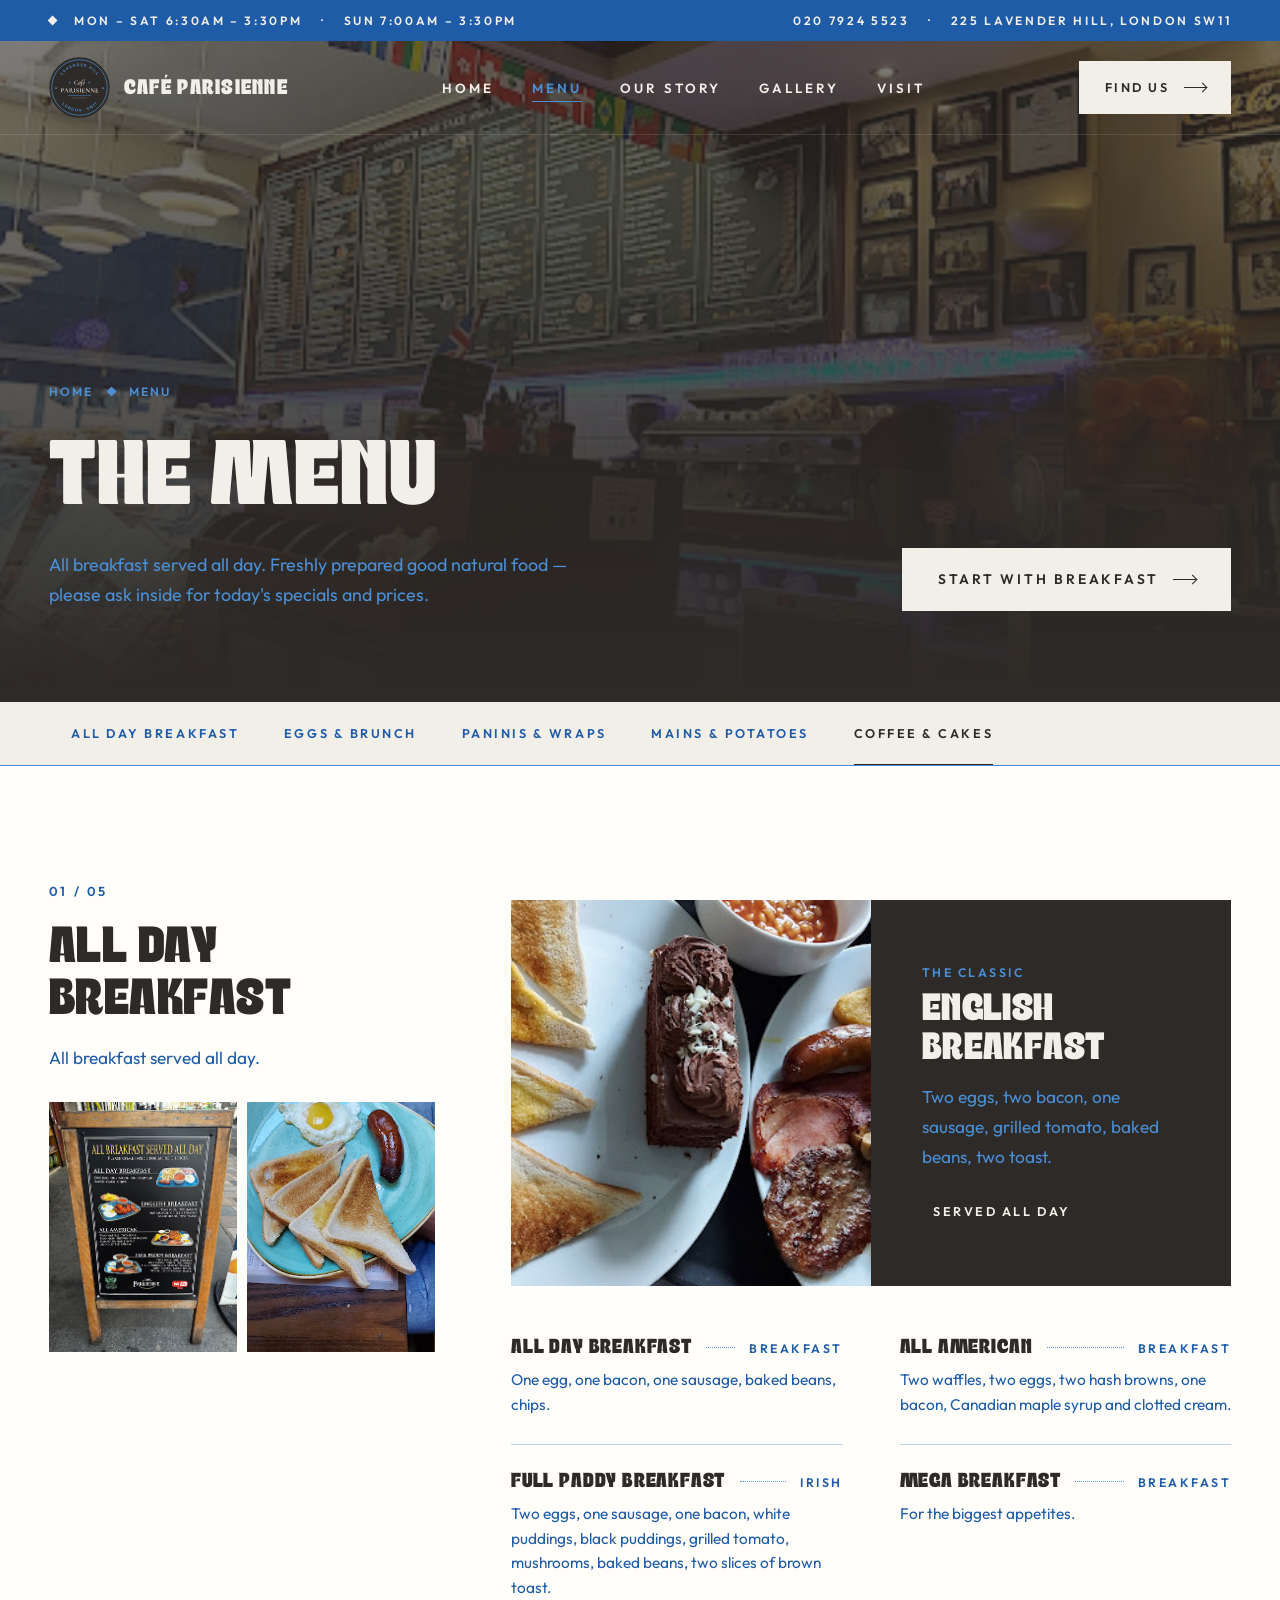
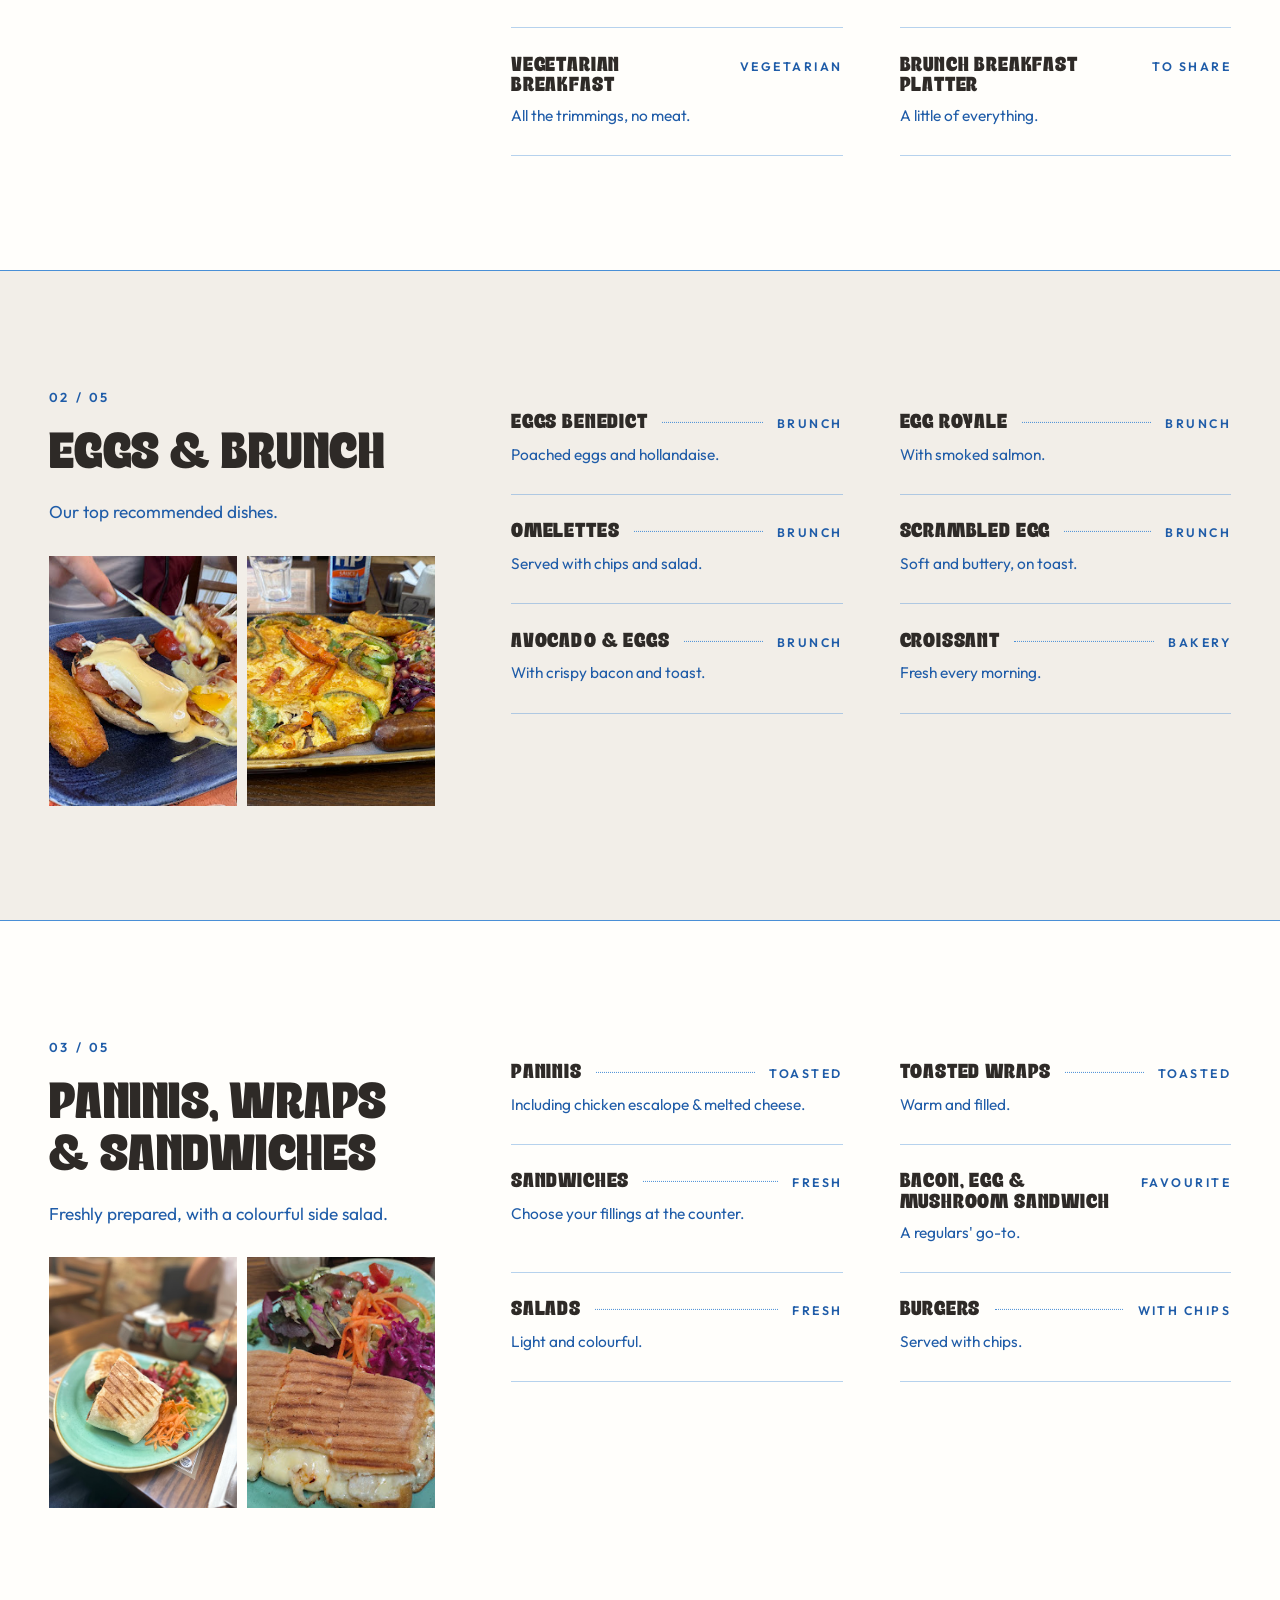
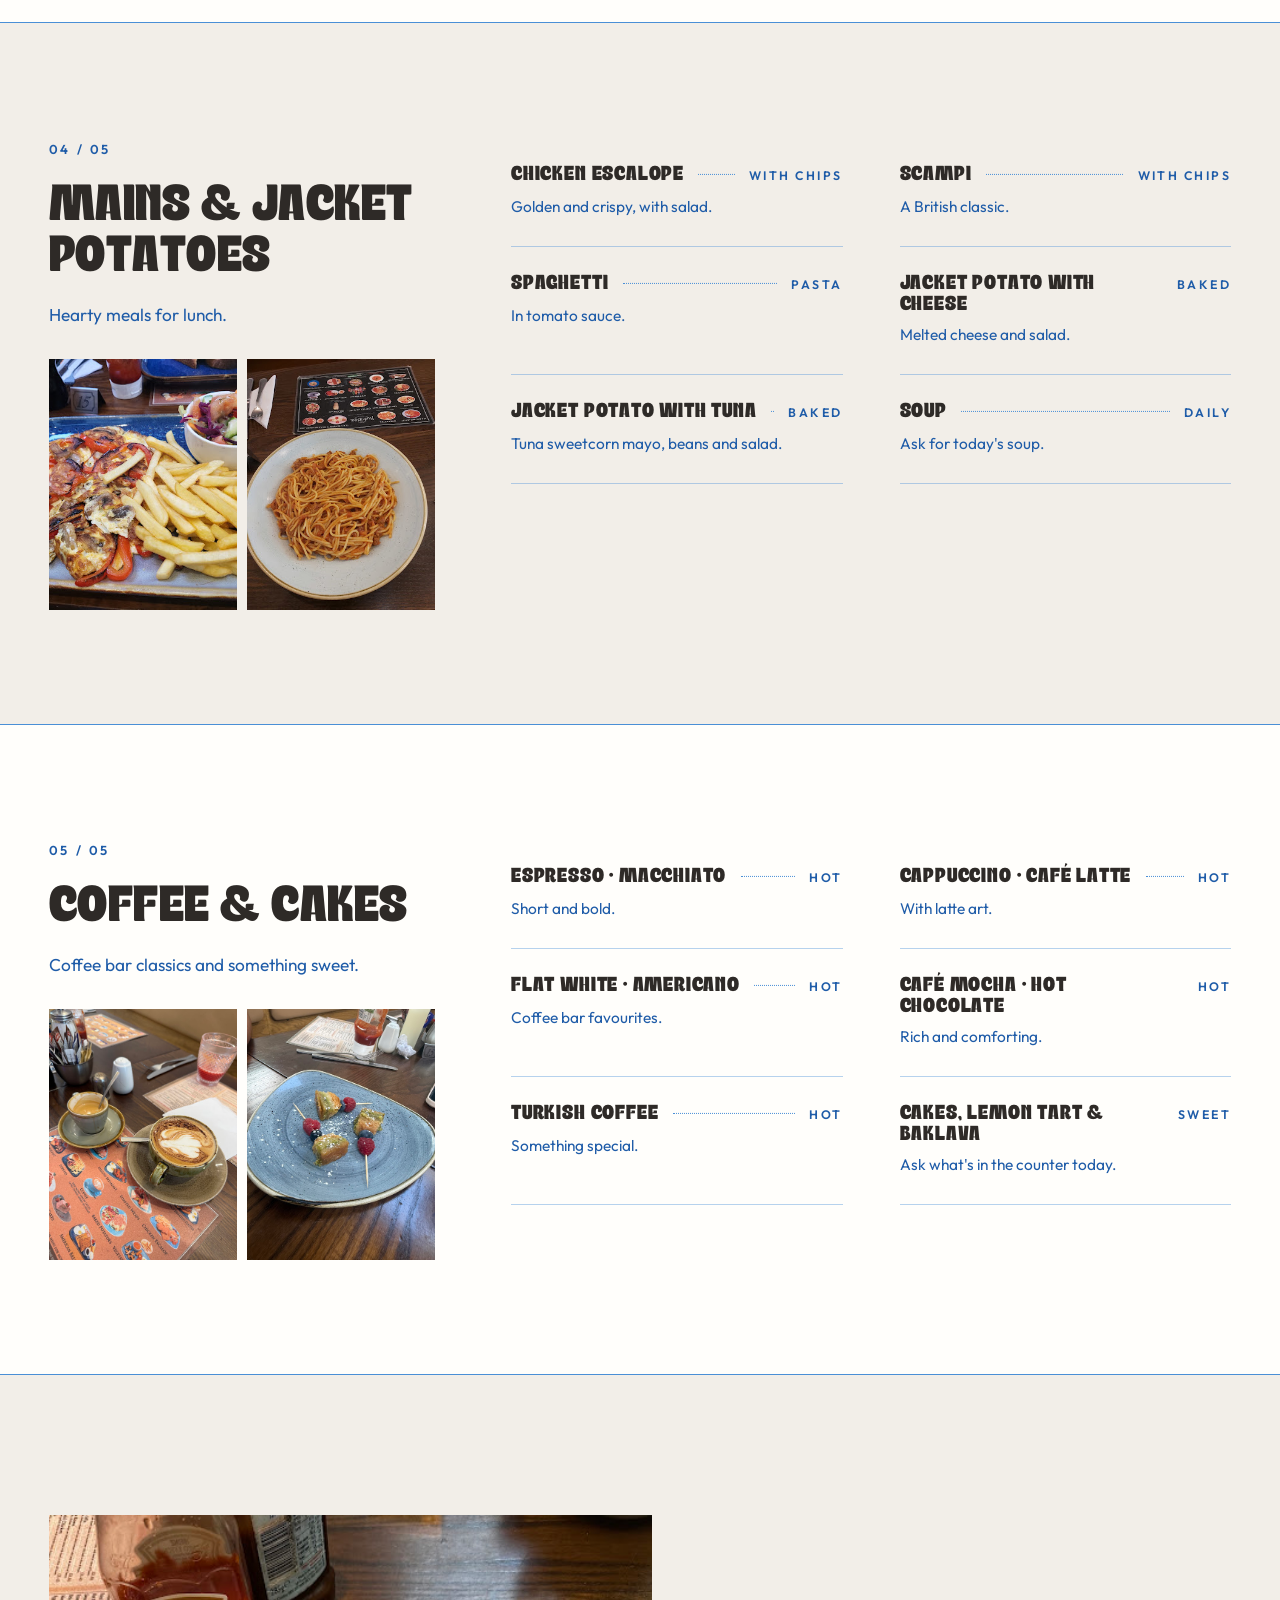
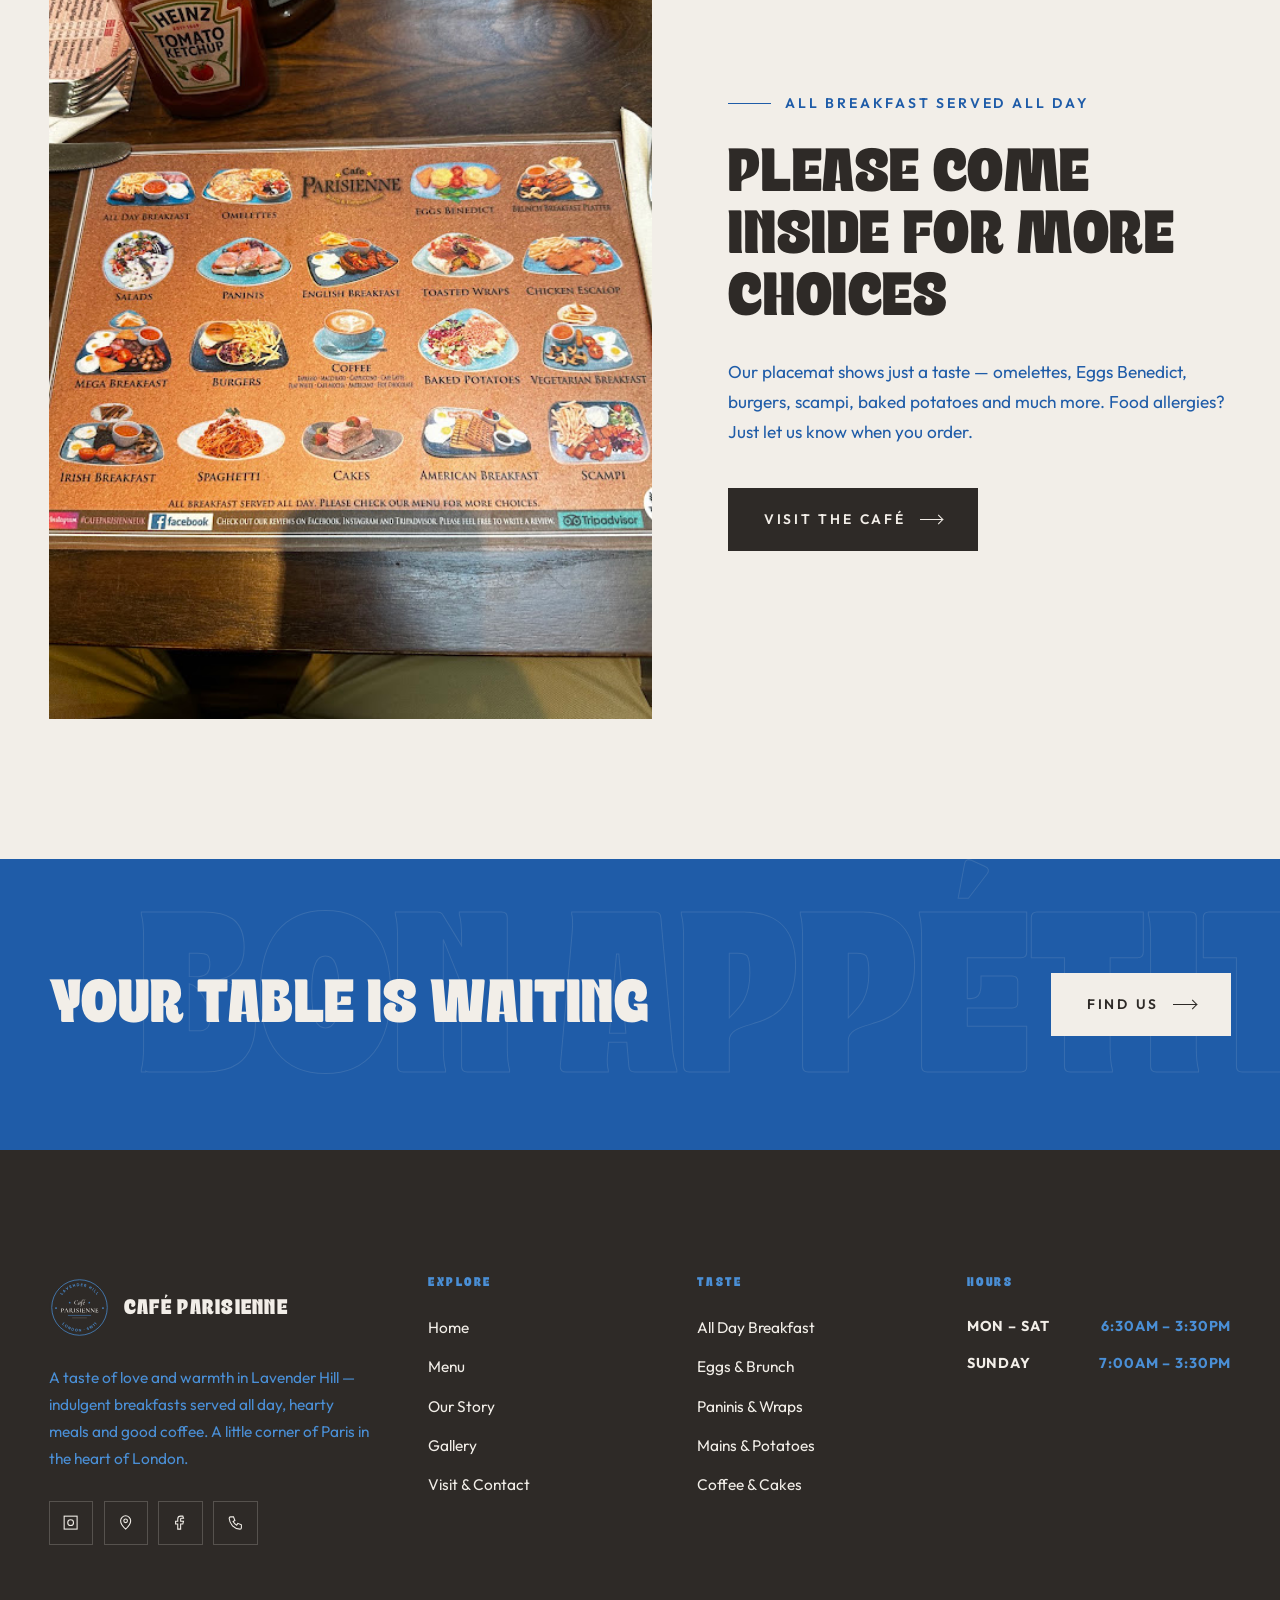
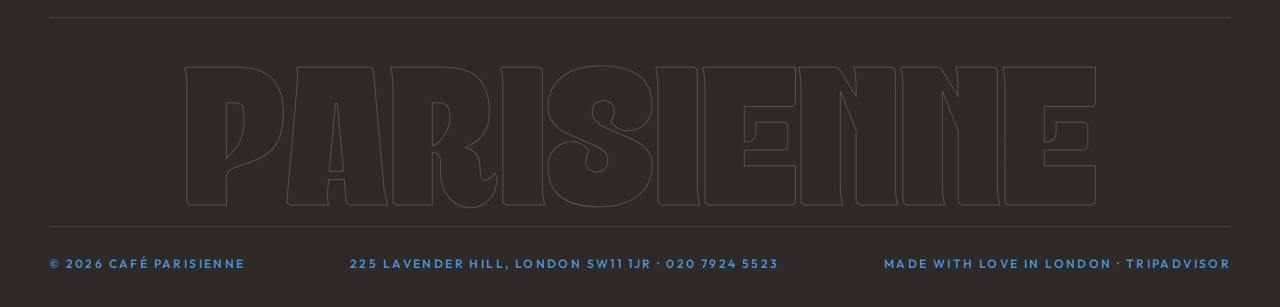
<file: menu.html>
<!DOCTYPE html>
<html lang="en-GB">
<head>
  <meta charset="UTF-8">
  <meta name="viewport" content="width=device-width, initial-scale=1.0">
  <title>Menu — Café Parisienne</title>
  <meta name="description" content="The Café Parisienne menu — English, Irish, American and vegetarian breakfasts served all day, eggs Benedict, omelettes, paninis, toasted wraps, jacket potatoes, spaghetti, chicken escalope, coffee and cakes on Lavender Hill, London.">
  <meta name="theme-color" content="#2E2A27">
  <meta property="og:title" content="Menu — Café Parisienne">
  <meta property="og:description" content="The Café Parisienne menu — English, Irish, American and vegetarian breakfasts served all day, eggs Benedict, omelettes, paninis, toasted wraps, jacket potatoes, spaghetti, chicken escalope, coffee and cakes on Lavender Hill, London.">
  <meta property="og:image" content="assets/images/unnamed%20%2889%29.jpg">
  <link rel="icon" href="assets/logo.svg" type="image/svg+xml">
  <link rel="preconnect" href="https://fonts.googleapis.com">
  <link rel="preconnect" href="https://fonts.gstatic.com" crossorigin>
  <link href="https://fonts.googleapis.com/css2?family=Outfit:wght@400;500;600;700&display=swap" rel="stylesheet">
  <link rel="stylesheet" href="css/style.css">
</head>
<body>

<header class="site-header">
  <div class="topbar">
    <div class="container">
      <div class="t-items"><span class="diamond"></span><span>Mon – Sat 6:30AM – 3:30PM</span><span class="t-hide">·</span><span class="t-hide">Sun 7:00AM – 3:30PM</span></div>
      <div class="t-items t-hide"><a href="tel:+442079245523">020 7924 5523</a><span>·</span><span>225 Lavender Hill, London SW11</span></div>
    </div>
  </div>
  <nav class="navbar" aria-label="Main">
    <div class="container">
      <a href="index.html" class="logo" aria-label="Café Parisienne home">
        <span class="logo-mark"><img src="assets/logo.svg" alt="" width="60" height="60"></span>
        <span class="logo-text"><strong>CAFÉ PARISIENNE</strong></span>
      </a>
      <ul class="nav-links">
        <li><a href="index.html">Home</a></li>
        <li><a href="menu.html" class="active" aria-current="page">Menu</a></li>
        <li><a href="about.html">Our Story</a></li>
        <li><a href="gallery.html">Gallery</a></li>
        <li><a href="visit.html">Visit</a></li>
      </ul>
      <a href="visit.html" class="btn btn--light nav-cta">Find Us <span class="arrow"></span></a>
      <button class="menu-toggle" aria-label="Open menu" aria-expanded="false"><span></span><span></span><span></span></button>
    </div>
  </nav>
</header>

<div class="mobile-nav" aria-label="Mobile">
  <a class="m-link" href="index.html"><small>01</small>Home</a>
  <a class="m-link" href="menu.html"><small>02</small>Menu</a>
  <a class="m-link" href="about.html"><small>03</small>Our Story</a>
  <a class="m-link" href="gallery.html"><small>04</small>Gallery</a>
  <a class="m-link" href="visit.html"><small>05</small>Visit</a>
  <div class="m-foot">Mon – Sat 6:30AM – 3:30PM<br>Sun 7:00AM – 3:30PM<br>225 Lavender Hill, London SW11 1JR<br><a href="tel:+442079245523">020 7924 5523</a></div>
</div>

<main>
<section class="page-hero">
  <div class="bg" data-parallax style="background-image:url('assets/images/unnamed%20%2886%29.jpg')"></div>
  <div class="container">
    <div class="crumbs"><a href="index.html">Home</a><span class="diamond"></span><span>Menu</span></div>
    <div class="hero-foot">
      <div>
        <h1>The Menu</h1>
        <p class="lead">All breakfast served all day. Freshly prepared good natural food — please ask inside for today's specials and prices.</p>
      </div>
      <a href="#breakfast" class="btn btn--light">Start with Breakfast <span class="arrow"></span></a>
    </div>
  </div>
</section>

<nav class="menu-nav" aria-label="Menu sections">
  <div class="container">
    <a href="#breakfast" class="active">All Day Breakfast</a>
    <a href="#eggs">Eggs &amp; Brunch</a>
    <a href="#lunch">Paninis &amp; Wraps</a>
    <a href="#mains">Mains &amp; Potatoes</a>
    <a href="#coffee">Coffee &amp; Cakes</a>
  </div>
</nav>

<!-- 01 BREAKFAST -->
<section class="menu-block bg-white" id="breakfast">
  <div class="container">
    <div class="menu-block-grid">
      <div class="menu-block-head reveal">
        <span class="num">01 / 05</span>
        <h2>All Day Breakfast</h2>
        <p>All breakfast served all day.</p>
        <div class="media duo">
          <img src="assets/images/unnamed%20%2860%29.jpg" alt="All Breakfast Served All Day board outside the café" loading="lazy">
          <img src="assets/images/unnamed%20-%202026-09-30T020011.745.jpg" alt="Eggs, sausage and toast" loading="lazy">
        </div>
      </div>
      <div>
        <div class="feature-drink reveal">
          <div class="media"><img src="assets/images/unnamed%20-%202026-09-30T020011.737.jpg" alt="English breakfast with toast" loading="lazy"></div>
          <div class="body">
            <span class="kind">The Classic</span>
            <h3>English Breakfast</h3>
            <p>Two eggs, two bacon, one sausage, grilled tomato, baked beans, two toast.</p>
            <div class="chips" style="margin-top:22px"><span class="chip chip--dark">Served All Day</span></div>
          </div>
        </div>
        <div class="menu-items reveal" style="margin-top:24px">
          <div class="menu-item"><div class="menu-item-top"><h3>All Day Breakfast</h3><span class="dots"></span><span class="note">Breakfast</span></div><p>One egg, one bacon, one sausage, baked beans, chips.</p></div>
          <div class="menu-item"><div class="menu-item-top"><h3>All American</h3><span class="dots"></span><span class="note">Breakfast</span></div><p>Two waffles, two eggs, two hash browns, one bacon, Canadian maple syrup and clotted cream.</p></div>
          <div class="menu-item"><div class="menu-item-top"><h3>Full Paddy Breakfast</h3><span class="dots"></span><span class="note">Irish</span></div><p>Two eggs, one sausage, one bacon, white puddings, black puddings, grilled tomato, mushrooms, baked beans, two slices of brown toast.</p></div>
          <div class="menu-item"><div class="menu-item-top"><h3>Mega Breakfast</h3><span class="dots"></span><span class="note">Breakfast</span></div><p>For the biggest appetites.</p></div>
          <div class="menu-item"><div class="menu-item-top"><h3>Vegetarian Breakfast</h3><span class="dots"></span><span class="note">Vegetarian</span></div><p>All the trimmings, no meat.</p></div>
          <div class="menu-item"><div class="menu-item-top"><h3>Brunch Breakfast Platter</h3><span class="dots"></span><span class="note">To Share</span></div><p>A little of everything.</p></div>
        </div>
      </div>
    </div>
  </div>
</section>

<!-- 02 EGGS -->
<section class="menu-block bg-cream" id="eggs">
  <div class="container">
    <div class="menu-block-grid">
      <div class="menu-block-head reveal">
        <span class="num">02 / 05</span>
        <h2>Eggs &amp; Brunch</h2>
        <p>Our top recommended dishes.</p>
        <div class="media duo">
          <img src="assets/images/unnamed%20-%202026-09-30T020011.727.jpg" alt="Brunch being served" loading="lazy">
          <img src="assets/images/unnamed%20%28100%29.jpg" alt="Omelette with salad and sausage" loading="lazy">
        </div>
      </div>
      <div class="menu-items reveal">
        <div class="menu-item"><div class="menu-item-top"><h3>Eggs Benedict</h3><span class="dots"></span><span class="note">Brunch</span></div><p>Poached eggs and hollandaise.</p></div>
        <div class="menu-item"><div class="menu-item-top"><h3>Egg Royale</h3><span class="dots"></span><span class="note">Brunch</span></div><p>With smoked salmon.</p></div>
        <div class="menu-item"><div class="menu-item-top"><h3>Omelettes</h3><span class="dots"></span><span class="note">Brunch</span></div><p>Served with chips and salad.</p></div>
        <div class="menu-item"><div class="menu-item-top"><h3>Scrambled Egg</h3><span class="dots"></span><span class="note">Brunch</span></div><p>Soft and buttery, on toast.</p></div>
        <div class="menu-item"><div class="menu-item-top"><h3>Avocado &amp; Eggs</h3><span class="dots"></span><span class="note">Brunch</span></div><p>With crispy bacon and toast.</p></div>
        <div class="menu-item"><div class="menu-item-top"><h3>Croissant</h3><span class="dots"></span><span class="note">Bakery</span></div><p>Fresh every morning.</p></div>
      </div>
    </div>
  </div>
</section>

<!-- 03 LUNCH -->
<section class="menu-block bg-white" id="lunch">
  <div class="container">
    <div class="menu-block-grid">
      <div class="menu-block-head reveal">
        <span class="num">03 / 05</span>
        <h2>Paninis, Wraps &amp; Sandwiches</h2>
        <p>Freshly prepared, with a colourful side salad.</p>
        <div class="media duo">
          <img src="assets/images/unnamed%20%2885%29.jpg" alt="Toasted wrap with salad" loading="lazy">
          <img src="assets/images/unnamed%20%2873%29.jpg" alt="Panini with salad" loading="lazy">
        </div>
      </div>
      <div class="menu-items reveal">
        <div class="menu-item"><div class="menu-item-top"><h3>Paninis</h3><span class="dots"></span><span class="note">Toasted</span></div><p>Including chicken escalope &amp; melted cheese.</p></div>
        <div class="menu-item"><div class="menu-item-top"><h3>Toasted Wraps</h3><span class="dots"></span><span class="note">Toasted</span></div><p>Warm and filled.</p></div>
        <div class="menu-item"><div class="menu-item-top"><h3>Sandwiches</h3><span class="dots"></span><span class="note">Fresh</span></div><p>Choose your fillings at the counter.</p></div>
        <div class="menu-item"><div class="menu-item-top"><h3>Bacon, Egg &amp; Mushroom Sandwich</h3><span class="dots"></span><span class="note">Favourite</span></div><p>A regulars' go-to.</p></div>
        <div class="menu-item"><div class="menu-item-top"><h3>Salads</h3><span class="dots"></span><span class="note">Fresh</span></div><p>Light and colourful.</p></div>
        <div class="menu-item"><div class="menu-item-top"><h3>Burgers</h3><span class="dots"></span><span class="note">With Chips</span></div><p>Served with chips.</p></div>
      </div>
    </div>
  </div>
</section>

<!-- 04 MAINS -->
<section class="menu-block bg-cream" id="mains">
  <div class="container">
    <div class="menu-block-grid">
      <div class="menu-block-head reveal">
        <span class="num">04 / 05</span>
        <h2>Mains &amp; Jacket Potatoes</h2>
        <p>Hearty meals for lunch.</p>
        <div class="media duo">
          <img src="assets/images/unnamed%20%2894%29.jpg" alt="A hot lunch plate with chips and salad" loading="lazy">
          <img src="assets/images/unnamed%20%2872%29.jpg" alt="Spaghetti" loading="lazy">
        </div>
      </div>
      <div class="menu-items reveal">
        <div class="menu-item"><div class="menu-item-top"><h3>Chicken Escalope</h3><span class="dots"></span><span class="note">With Chips</span></div><p>Golden and crispy, with salad.</p></div>
        <div class="menu-item"><div class="menu-item-top"><h3>Scampi</h3><span class="dots"></span><span class="note">With Chips</span></div><p>A British classic.</p></div>
        <div class="menu-item"><div class="menu-item-top"><h3>Spaghetti</h3><span class="dots"></span><span class="note">Pasta</span></div><p>In tomato sauce.</p></div>
        <div class="menu-item"><div class="menu-item-top"><h3>Jacket Potato with Cheese</h3><span class="dots"></span><span class="note">Baked</span></div><p>Melted cheese and salad.</p></div>
        <div class="menu-item"><div class="menu-item-top"><h3>Jacket Potato with Tuna</h3><span class="dots"></span><span class="note">Baked</span></div><p>Tuna sweetcorn mayo, beans and salad.</p></div>
        <div class="menu-item"><div class="menu-item-top"><h3>Soup</h3><span class="dots"></span><span class="note">Daily</span></div><p>Ask for today's soup.</p></div>
      </div>
    </div>
  </div>
</section>

<!-- 05 COFFEE -->
<section class="menu-block bg-white" id="coffee">
  <div class="container">
    <div class="menu-block-grid">
      <div class="menu-block-head reveal">
        <span class="num">05 / 05</span>
        <h2>Coffee &amp; Cakes</h2>
        <p>Coffee bar classics and something sweet.</p>
        <div class="media duo">
          <img src="assets/images/unnamed%20%2889%29.jpg" alt="Cappuccinos on the café placemat" loading="lazy">
          <img src="assets/images/unnamed%20%2841%29.jpg" alt="Fruit and baklava skewers" loading="lazy">
        </div>
      </div>
      <div class="menu-items reveal">
        <div class="menu-item"><div class="menu-item-top"><h3>Espresso · Macchiato</h3><span class="dots"></span><span class="note">Hot</span></div><p>Short and bold.</p></div>
        <div class="menu-item"><div class="menu-item-top"><h3>Cappuccino · Café Latte</h3><span class="dots"></span><span class="note">Hot</span></div><p>With latte art.</p></div>
        <div class="menu-item"><div class="menu-item-top"><h3>Flat White · Americano</h3><span class="dots"></span><span class="note">Hot</span></div><p>Coffee bar favourites.</p></div>
        <div class="menu-item"><div class="menu-item-top"><h3>Café Mocha · Hot Chocolate</h3><span class="dots"></span><span class="note">Hot</span></div><p>Rich and comforting.</p></div>
        <div class="menu-item"><div class="menu-item-top"><h3>Turkish Coffee</h3><span class="dots"></span><span class="note">Hot</span></div><p>Something special.</p></div>
        <div class="menu-item"><div class="menu-item-top"><h3>Cakes, Lemon Tart &amp; Baklava</h3><span class="dots"></span><span class="note">Sweet</span></div><p>Ask what's in the counter today.</p></div>
      </div>
    </div>
  </div>
</section>

<!-- PLACEMAT -->
<section class="section bg-cream">
  <div class="container board-band">
    <div class="media reveal"><img src="assets/images/unnamed%20-%202026-09-30T020011.750.jpg" alt="The Café Parisienne placemat menu" loading="lazy"></div>
    <div class="text-block">
      <span class="eyebrow reveal">All Breakfast Served All Day</span>
      <h2 class="reveal">Please Come Inside for More Choices</h2>
      <p class="muted reveal">Our placemat shows just a taste — omelettes, Eggs Benedict, burgers, scampi, baked potatoes and much more. Food allergies? Just let us know when you order.</p>
      <a href="visit.html" class="btn reveal">Visit the Café <span class="arrow"></span></a>
    </div>
  </div>
</section>

<section class="cta-band">
  <div class="ghost-word" aria-hidden="true">Bon Appétit</div>
  <div class="container">
    <h2 class="reveal">Your Table Is Waiting</h2>
    <a href="visit.html" class="btn btn--light reveal">Find Us <span class="arrow"></span></a>
  </div>
</section>
</main>

<footer class="site-footer">
  <div class="container">
    <div class="footer-top">
      <div>
        <a href="index.html" class="logo">
          <span class="logo-mark"><img src="assets/logo.svg" alt="" width="60" height="60"></span>
          <span class="logo-text"><strong>CAFÉ PARISIENNE</strong></span>
        </a>
        <p>A taste of love and warmth in Lavender Hill — indulgent breakfasts served all day, hearty meals and good coffee. A little corner of Paris in the heart of London.</p>
        <div class="socials">
          <a href="https://www.instagram.com/cafeparisienneuk/" target="_blank" rel="noopener" aria-label="Instagram @cafeparisienneuk"><svg viewBox="0 0 24 24"><rect x="3" y="3" width="18" height="18"/><circle cx="12" cy="12" r="4"/><path d="M17.5 6.5h.01"/></svg></a>
          <a href="https://www.google.com/maps/place/Cafe+Parisienne/@51.464476,-0.1646596,17z/data=!4m6!3m5!1s0x487605a2ee4a7549:0x9b148eae5b6b455b!8m2!3d51.4643208!4d-0.1620501!16s%2Fg%2F1tz956qb" target="_blank" rel="noopener" aria-label="Café Parisienne on Google Maps"><svg viewBox="0 0 24 24"><path d="M12 21s-7-6.2-7-11.5A7 7 0 0 1 19 9.5C19 14.8 12 21 12 21z"/><circle cx="12" cy="9.5" r="2.5"/></svg></a>
          <a href="https://www.facebook.com/p/Parisienne-Cafe-100055158892146/" target="_blank" rel="noopener" aria-label="Facebook"><svg viewBox="0 0 24 24"><path d="M15 3h-3a4 4 0 0 0-4 4v3H5v4h3v7h4v-7h3l1-4h-4V7a1 1 0 0 1 1-1h3z"/></svg></a>
          <a href="tel:+442079245523" aria-label="Call 020 7924 5523"><svg viewBox="0 0 24 24"><path d="M5 4h4l2 5-2.5 1.5a11 11 0 0 0 5 5L15 13l5 2v4a2 2 0 0 1-2 2A16 16 0 0 1 3 6a2 2 0 0 1 2-2"/></svg></a>
        </div>
      </div>
      <div>
        <h4>Explore</h4>
        <ul>
          <li><a href="index.html">Home</a></li>
          <li><a href="menu.html">Menu</a></li>
          <li><a href="about.html">Our Story</a></li>
          <li><a href="gallery.html">Gallery</a></li>
          <li><a href="visit.html">Visit &amp; Contact</a></li>
        </ul>
      </div>
      <div>
        <h4>Taste</h4>
        <ul>
          <li><a href="menu.html#breakfast">All Day Breakfast</a></li>
          <li><a href="menu.html#eggs">Eggs &amp; Brunch</a></li>
          <li><a href="menu.html#lunch">Paninis &amp; Wraps</a></li>
          <li><a href="menu.html#mains">Mains &amp; Potatoes</a></li>
          <li><a href="menu.html#coffee">Coffee &amp; Cakes</a></li>
        </ul>
      </div>
      <div>
        <h4>Hours</h4>
        <ul class="footer-hours">
          <li><span>Mon – Sat</span><span>6:30AM – 3:30PM</span></li>
          <li><span>Sunday</span><span>7:00AM – 3:30PM</span></li>
        </ul>
      </div>
    </div>
    <div class="footer-word" aria-hidden="true">Parisienne</div>
    <div class="footer-bottom">
      <span>© <span data-year>2026</span> Café Parisienne</span>
      <span>225 Lavender Hill, London SW11 1JR · <a href="tel:+442079245523">020 7924 5523</a></span>
      <span>Made with love in London · <a href="https://www.tripadvisor.co.uk/Restaurant_Review-g186338-d6171524-Reviews-Cafe_Parisienne-London_England.html" target="_blank" rel="noopener">Tripadvisor</a></span>
    </div>
  </div>
</footer>

<button class="back-top" aria-label="Back to top"><svg viewBox="0 0 24 24"><path d="M12 19V5M5 12l7-7 7 7"/></svg></button>

<script src="js/main.js"></script>
</body>
</html>
</file>
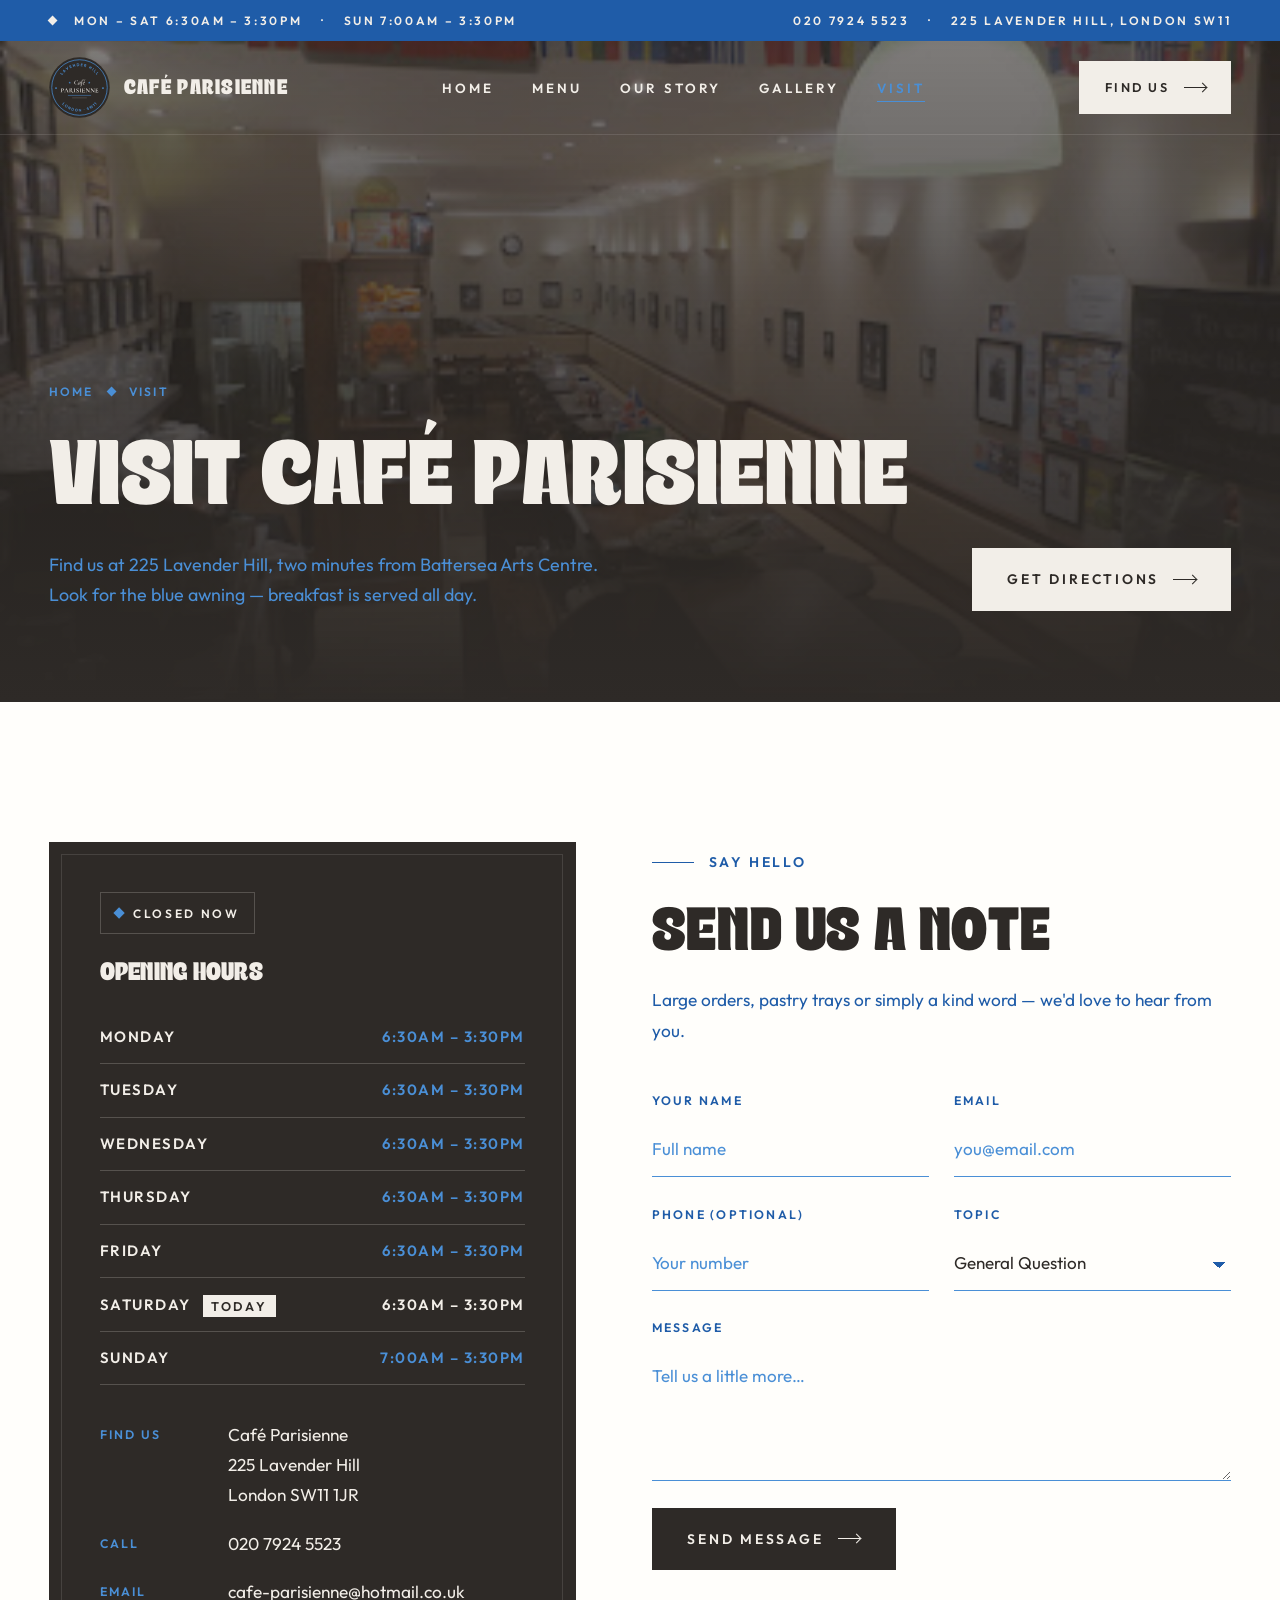
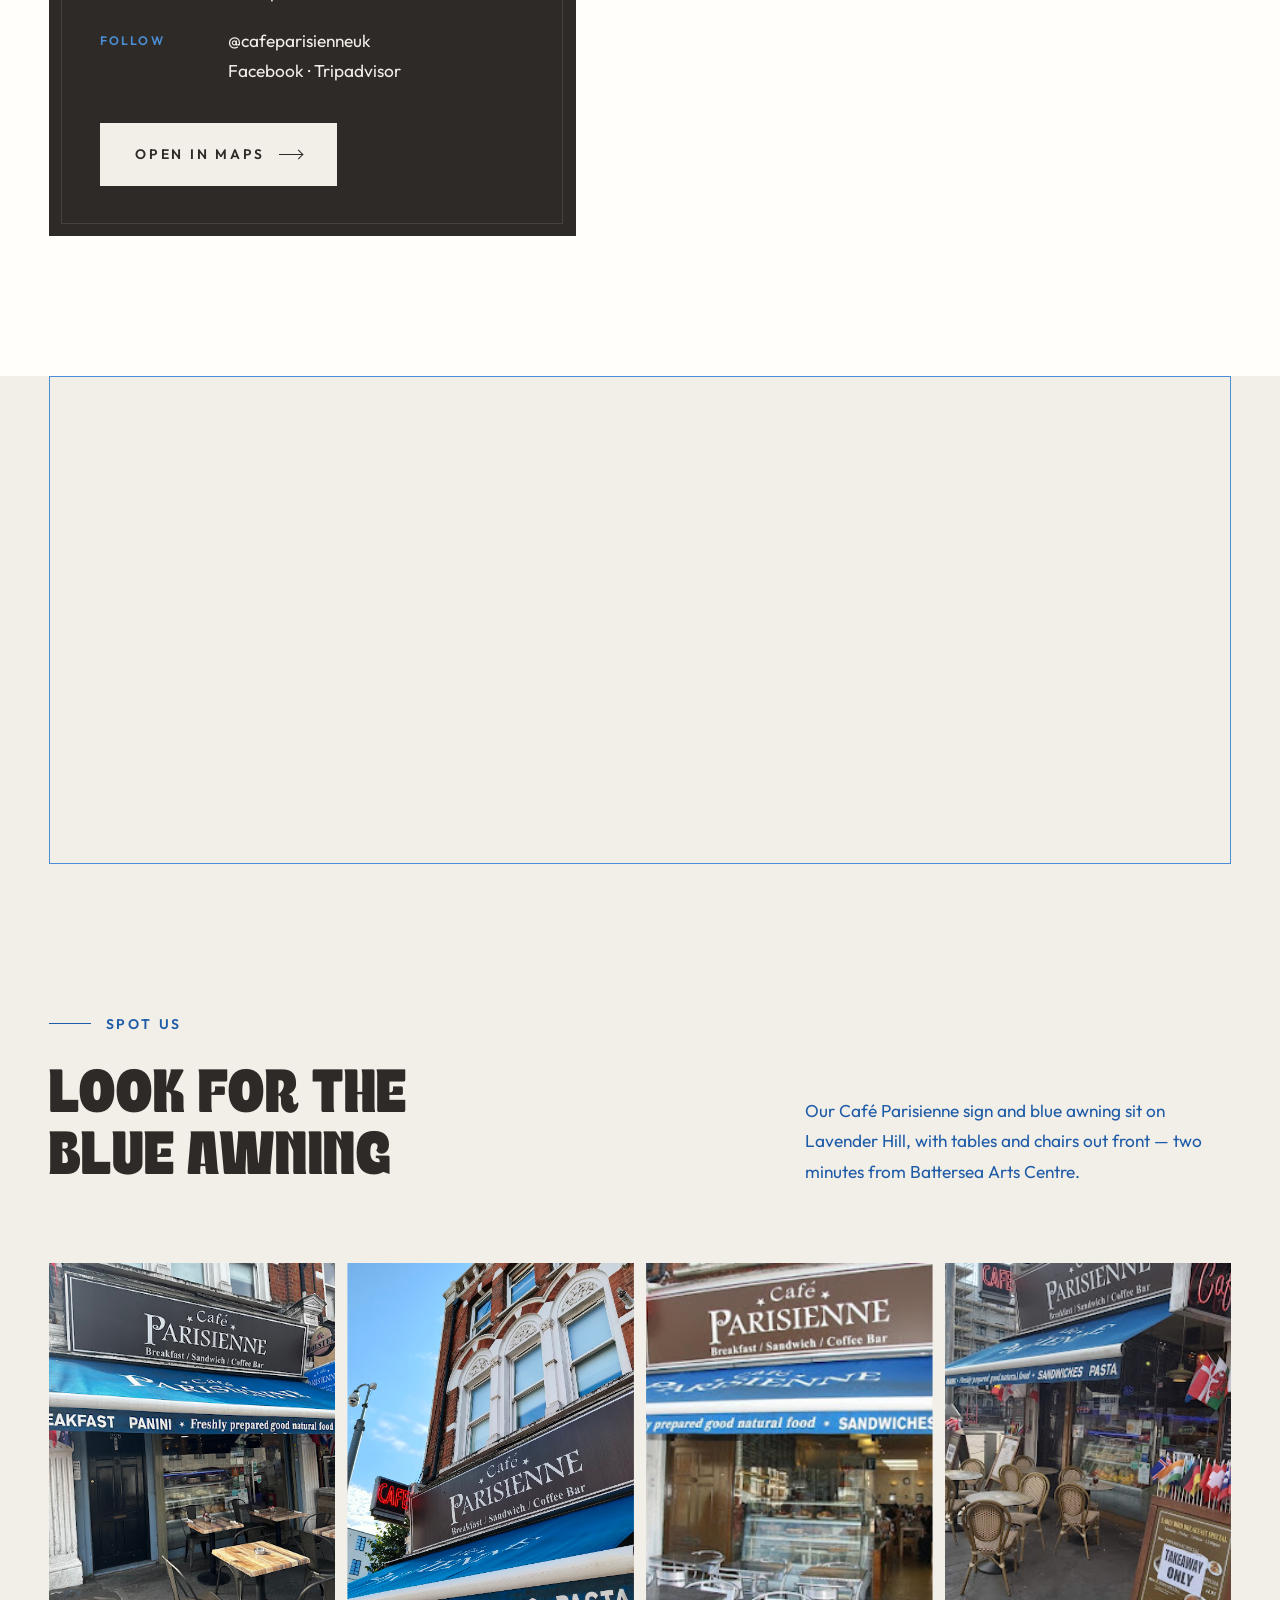
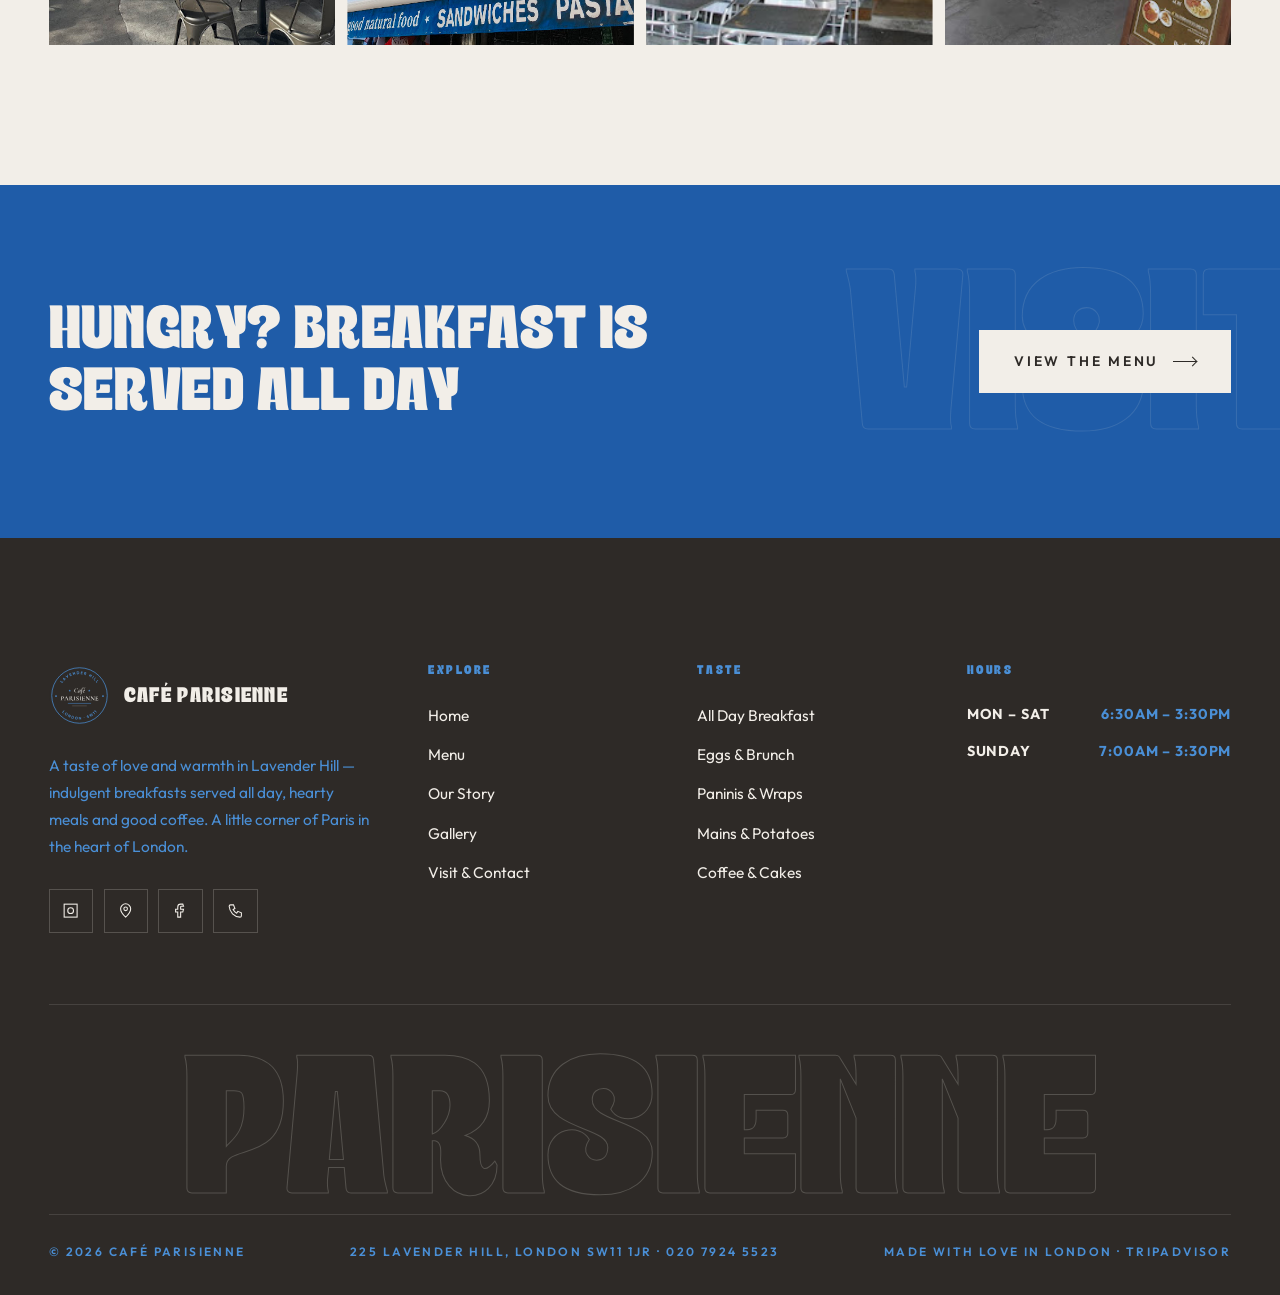
<file: visit.html>
<!DOCTYPE html>
<html lang="en-GB">
<head>
  <meta charset="UTF-8">
  <meta name="viewport" content="width=device-width, initial-scale=1.0">
  <title>Visit & Contact — Café Parisienne</title>
  <meta name="description" content="Find Café Parisienne at 225 Lavender Hill, London SW11 1JR, two minutes from Battersea Arts Centre. Open Monday to Saturday 6:30AM–3:30PM and Sunday 7AM–3:30PM. Call 020 7924 5523.">
  <meta name="theme-color" content="#2E2A27">
  <meta property="og:title" content="Visit & Contact — Café Parisienne">
  <meta property="og:description" content="Find Café Parisienne at 225 Lavender Hill, London SW11 1JR, two minutes from Battersea Arts Centre. Open Monday to Saturday 6:30AM–3:30PM and Sunday 7AM–3:30PM. Call 020 7924 5523.">
  <meta property="og:image" content="assets/images/unnamed%20%2889%29.jpg">
  <link rel="icon" href="assets/logo.svg" type="image/svg+xml">
  <link rel="preconnect" href="https://fonts.googleapis.com">
  <link rel="preconnect" href="https://fonts.gstatic.com" crossorigin>
  <link href="https://fonts.googleapis.com/css2?family=Outfit:wght@400;500;600;700&display=swap" rel="stylesheet">
  <link rel="stylesheet" href="css/style.css">
</head>
<body>

<header class="site-header">
  <div class="topbar">
    <div class="container">
      <div class="t-items"><span class="diamond"></span><span>Mon – Sat 6:30AM – 3:30PM</span><span class="t-hide">·</span><span class="t-hide">Sun 7:00AM – 3:30PM</span></div>
      <div class="t-items t-hide"><a href="tel:+442079245523">020 7924 5523</a><span>·</span><span>225 Lavender Hill, London SW11</span></div>
    </div>
  </div>
  <nav class="navbar" aria-label="Main">
    <div class="container">
      <a href="index.html" class="logo" aria-label="Café Parisienne home">
        <span class="logo-mark"><img src="assets/logo.svg" alt="" width="60" height="60"></span>
        <span class="logo-text"><strong>CAFÉ PARISIENNE</strong></span>
      </a>
      <ul class="nav-links">
        <li><a href="index.html">Home</a></li>
        <li><a href="menu.html">Menu</a></li>
        <li><a href="about.html">Our Story</a></li>
        <li><a href="gallery.html">Gallery</a></li>
        <li><a href="visit.html" class="active" aria-current="page">Visit</a></li>
      </ul>
      <a href="visit.html" class="btn btn--light nav-cta">Find Us <span class="arrow"></span></a>
      <button class="menu-toggle" aria-label="Open menu" aria-expanded="false"><span></span><span></span><span></span></button>
    </div>
  </nav>
</header>

<div class="mobile-nav" aria-label="Mobile">
  <a class="m-link" href="index.html"><small>01</small>Home</a>
  <a class="m-link" href="menu.html"><small>02</small>Menu</a>
  <a class="m-link" href="about.html"><small>03</small>Our Story</a>
  <a class="m-link" href="gallery.html"><small>04</small>Gallery</a>
  <a class="m-link" href="visit.html"><small>05</small>Visit</a>
  <div class="m-foot">Mon – Sat 6:30AM – 3:30PM<br>Sun 7:00AM – 3:30PM<br>225 Lavender Hill, London SW11 1JR<br><a href="tel:+442079245523">020 7924 5523</a></div>
</div>

<main>
<section class="page-hero">
  <div class="bg" data-parallax style="background-image:url('assets/images/unnamed%20-%202026-09-30T020011.749.jpg')"></div>
  <div class="container">
    <div class="crumbs"><a href="index.html">Home</a><span class="diamond"></span><span>Visit</span></div>
    <div class="hero-foot">
      <div>
        <h1>Visit Café Parisienne</h1>
        <p class="lead">Find us at 225 Lavender Hill, two minutes from Battersea Arts Centre. Look for the blue awning — breakfast is served all day.</p>
      </div>
      <a href="https://www.google.com/maps/place/Cafe+Parisienne/@51.464476,-0.1646596,17z/data=!4m6!3m5!1s0x487605a2ee4a7549:0x9b148eae5b6b455b!8m2!3d51.4643208!4d-0.1620501!16s%2Fg%2F1tz956qb" target="_blank" rel="noopener" class="btn btn--light">Get Directions <span class="arrow"></span></a>
    </div>
  </div>
</section>

<section class="section bg-white">
  <div class="container contact-grid">
    <div class="card-dark reveal">
      <div class="status"><i></i><span>Checking hours…</span></div>
      <h3>Opening Hours</h3>
      <table class="hours">
        <tr data-day="1"><td>Monday</td><td>6:30AM – 3:30PM</td></tr>
        <tr data-day="2"><td>Tuesday</td><td>6:30AM – 3:30PM</td></tr>
        <tr data-day="3"><td>Wednesday</td><td>6:30AM – 3:30PM</td></tr>
        <tr data-day="4"><td>Thursday</td><td>6:30AM – 3:30PM</td></tr>
        <tr data-day="5"><td>Friday</td><td>6:30AM – 3:30PM</td></tr>
        <tr data-day="6"><td>Saturday</td><td>6:30AM – 3:30PM</td></tr>
        <tr data-day="0"><td>Sunday</td><td>7:00AM – 3:30PM</td></tr>
      </table>
      <div class="info-list">
        <div><span>Find Us</span><p>Café Parisienne<br>225 Lavender Hill<br>London SW11 1JR</p></div>
        <div><span>Call</span><p><a href="tel:+442079245523">020 7924 5523</a></p></div>
        <div><span>Email</span><p><a href="mailto:cafe-parisienne@hotmail.co.uk">cafe-parisienne@hotmail.co.uk</a></p></div>
        <div><span>Follow</span><p><a href="https://www.instagram.com/cafeparisienneuk/" target="_blank" rel="noopener">@cafeparisienneuk</a><br><a href="https://www.facebook.com/p/Parisienne-Cafe-100055158892146/" target="_blank" rel="noopener">Facebook</a> · <a href="https://www.tripadvisor.co.uk/Restaurant_Review-g186338-d6171524-Reviews-Cafe_Parisienne-London_England.html" target="_blank" rel="noopener">Tripadvisor</a></p></div>
      </div>
      <div class="btn-row">
        <a href="https://www.google.com/maps/place/Cafe+Parisienne/@51.464476,-0.1646596,17z/data=!4m6!3m5!1s0x487605a2ee4a7549:0x9b148eae5b6b455b!8m2!3d51.4643208!4d-0.1620501!16s%2Fg%2F1tz956qb" target="_blank" rel="noopener" class="btn btn--light">Open in Maps <span class="arrow"></span></a>
      </div>
    </div>

    <div>
      <span class="eyebrow reveal">Say Hello</span>
      <h2 class="reveal" style="margin-bottom:22px">Send Us a Note</h2>
      <p class="muted reveal" style="margin-bottom:44px">Large orders, pastry trays or simply a kind word — we'd love to hear from you.</p>
      <form id="contact-form" class="form reveal" novalidate>
        <div class="field"><label for="f-name">Your Name</label><input id="f-name" name="name" type="text" placeholder="Full name" required></div>
        <div class="field"><label for="f-email">Email</label><input id="f-email" name="email" type="email" placeholder="you@email.com" required></div>
        <div class="field"><label for="f-phone">Phone (Optional)</label><input id="f-phone" name="phone" type="tel" placeholder="Your number"></div>
        <div class="field"><label for="f-topic">Topic</label>
          <select id="f-topic" name="topic">
            <option>General Question</option>
            <option>Catering &amp; Large Orders</option>
            <option>Private Events</option>
            <option>Feedback</option>
          </select>
        </div>
        <div class="field full"><label for="f-msg">Message</label><textarea id="f-msg" name="message" placeholder="Tell us a little more…" required></textarea></div>
        <button type="submit" class="btn">Send Message <span class="arrow"></span></button>
        <p class="form-note" role="status" aria-live="polite"></p>
      </form>
    </div>
  </div>
</section>

<section class="section bg-cream" style="padding-top:0">
  <div class="container">
    <div class="map-wrap reveal">
      <iframe title="Map to Café Parisienne" src="https://www.google.com/maps?q=Cafe+Parisienne,+225+Lavender+Hill,+London+SW11+1JR&amp;ll=51.4643208,-0.1620501&amp;z=17&amp;output=embed" loading="lazy" referrerpolicy="no-referrer-when-downgrade"></iframe>
    </div>
  </div>
</section>

<section class="section bg-cream" style="padding-top:0">
  <div class="container">
    <div class="section-head">
      <div>
        <span class="eyebrow reveal">Spot Us</span>
        <h2 class="reveal">Look for the<br>Blue Awning</h2>
      </div>
      <p class="muted reveal">Our Café Parisienne sign and blue awning sit on Lavender Hill, with tables and chairs out front — two minutes from Battersea Arts Centre.</p>
    </div>
    <div class="exterior-row">
      <figure class="reveal-img"><img src="assets/images/unnamed%20%2859%29.jpg" alt="Café Parisienne storefront" loading="lazy"></figure>
      <figure class="reveal-img d1"><img src="assets/images/unnamed%20%289%29.jpg" alt="The building on Lavender Hill" loading="lazy"></figure>
      <figure class="reveal-img d2"><img src="assets/images/unnamed%20%2857%29.jpg" alt="The blue awning and terrace" loading="lazy"></figure>
      <figure class="reveal-img d3"><img src="assets/images/unnamed%20%2882%29.jpg" alt="The storefront with takeaway sign" loading="lazy"></figure>
    </div>
  </div>
</section>

<section class="cta-band">
  <div class="ghost-word" aria-hidden="true">Visit</div>
  <div class="container">
    <h2 class="reveal">Hungry? Breakfast Is Served All Day</h2>
    <a href="menu.html" class="btn btn--light reveal">View the Menu <span class="arrow"></span></a>
  </div>
</section>
</main>

<footer class="site-footer">
  <div class="container">
    <div class="footer-top">
      <div>
        <a href="index.html" class="logo">
          <span class="logo-mark"><img src="assets/logo.svg" alt="" width="60" height="60"></span>
          <span class="logo-text"><strong>CAFÉ PARISIENNE</strong></span>
        </a>
        <p>A taste of love and warmth in Lavender Hill — indulgent breakfasts served all day, hearty meals and good coffee. A little corner of Paris in the heart of London.</p>
        <div class="socials">
          <a href="https://www.instagram.com/cafeparisienneuk/" target="_blank" rel="noopener" aria-label="Instagram @cafeparisienneuk"><svg viewBox="0 0 24 24"><rect x="3" y="3" width="18" height="18"/><circle cx="12" cy="12" r="4"/><path d="M17.5 6.5h.01"/></svg></a>
          <a href="https://www.google.com/maps/place/Cafe+Parisienne/@51.464476,-0.1646596,17z/data=!4m6!3m5!1s0x487605a2ee4a7549:0x9b148eae5b6b455b!8m2!3d51.4643208!4d-0.1620501!16s%2Fg%2F1tz956qb" target="_blank" rel="noopener" aria-label="Café Parisienne on Google Maps"><svg viewBox="0 0 24 24"><path d="M12 21s-7-6.2-7-11.5A7 7 0 0 1 19 9.5C19 14.8 12 21 12 21z"/><circle cx="12" cy="9.5" r="2.5"/></svg></a>
          <a href="https://www.facebook.com/p/Parisienne-Cafe-100055158892146/" target="_blank" rel="noopener" aria-label="Facebook"><svg viewBox="0 0 24 24"><path d="M15 3h-3a4 4 0 0 0-4 4v3H5v4h3v7h4v-7h3l1-4h-4V7a1 1 0 0 1 1-1h3z"/></svg></a>
          <a href="tel:+442079245523" aria-label="Call 020 7924 5523"><svg viewBox="0 0 24 24"><path d="M5 4h4l2 5-2.5 1.5a11 11 0 0 0 5 5L15 13l5 2v4a2 2 0 0 1-2 2A16 16 0 0 1 3 6a2 2 0 0 1 2-2"/></svg></a>
        </div>
      </div>
      <div>
        <h4>Explore</h4>
        <ul>
          <li><a href="index.html">Home</a></li>
          <li><a href="menu.html">Menu</a></li>
          <li><a href="about.html">Our Story</a></li>
          <li><a href="gallery.html">Gallery</a></li>
          <li><a href="visit.html">Visit &amp; Contact</a></li>
        </ul>
      </div>
      <div>
        <h4>Taste</h4>
        <ul>
          <li><a href="menu.html#breakfast">All Day Breakfast</a></li>
          <li><a href="menu.html#eggs">Eggs &amp; Brunch</a></li>
          <li><a href="menu.html#lunch">Paninis &amp; Wraps</a></li>
          <li><a href="menu.html#mains">Mains &amp; Potatoes</a></li>
          <li><a href="menu.html#coffee">Coffee &amp; Cakes</a></li>
        </ul>
      </div>
      <div>
        <h4>Hours</h4>
        <ul class="footer-hours">
          <li><span>Mon – Sat</span><span>6:30AM – 3:30PM</span></li>
          <li><span>Sunday</span><span>7:00AM – 3:30PM</span></li>
        </ul>
      </div>
    </div>
    <div class="footer-word" aria-hidden="true">Parisienne</div>
    <div class="footer-bottom">
      <span>© <span data-year>2026</span> Café Parisienne</span>
      <span>225 Lavender Hill, London SW11 1JR · <a href="tel:+442079245523">020 7924 5523</a></span>
      <span>Made with love in London · <a href="https://www.tripadvisor.co.uk/Restaurant_Review-g186338-d6171524-Reviews-Cafe_Parisienne-London_England.html" target="_blank" rel="noopener">Tripadvisor</a></span>
    </div>
  </div>
</footer>

<button class="back-top" aria-label="Back to top"><svg viewBox="0 0 24 24"><path d="M12 19V5M5 12l7-7 7 7"/></svg></button>

<script src="js/main.js"></script>
</body>
</html>
</file>
<file: css/style.css>
/* =========================================================
   CAFÉ PARISIENNE — premium stylesheet (charcoal & awning blue)
   Palette (only these five):
   White #FFFEFB · Cream #F2EEE8 · Beige #4A8FD6
   Coffee Bean #1F5CA8 · Espresso Brown #2E2A27
   ========================================================= */

@font-face {
  font-family: "Food Brand";
  src: url("../food-brand-demo.regular.otf") format("opentype");
  font-weight: normal;
  font-style: normal;
  font-display: swap;
}

:root {
  --white: #FFFEFB;
  --cream: #F2EEE8;
  --beige: #4A8FD6;
  --coffee: #1F5CA8;
  --espresso: #2E2A27;

  /* tints built only from the palette */
  --espresso-92: rgba(46, 42, 39, .92);
  --espresso-80: rgba(46, 42, 39, .80);
  --espresso-60: rgba(46, 42, 39, .60);
  --espresso-15: rgba(46, 42, 39, .15);
  --cream-70: rgba(242, 238, 232, .70);
  --cream-20: rgba(242, 238, 232, .20);
  --cream-12: rgba(242, 238, 232, .12);
  --beige-40: rgba(74, 143, 214, .40);

  /* brand font for headings only; the demo font has no numerals, Outfit supplies them */
  --font-display: "Food Brand", "Outfit", system-ui, sans-serif;
  --font: "Outfit", system-ui, sans-serif;

  /* viewport scaling: --vw and --vh are 1% of the DESIGN viewport,
     --z is the factor the page is scaled by on screens wider than it */
  --z: 1;
  --vw: 1vw;
  --vh: 1vh;

  --container: 1320px;
  --gutter: clamp(16px, calc(4 * var(--vw)), 48px);
  --section: clamp(80px, calc(11 * var(--vw)), 160px);
  --ease: cubic-bezier(.22, .61, .36, 1);
  --ease-out: cubic-bezier(.16, 1, .3, 1);
}

/* ---------- reset ---------- */
*, *::before, *::after { box-sizing: border-box; margin: 0; padding: 0; border-radius: 0; }
html { scroll-behavior: smooth; -webkit-text-size-adjust: 100%; }
body {
  font-family: var(--font);
  font-weight: 400;
  font-size: 1.0625rem;
  line-height: 1.75;
  letter-spacing: 0;
  color: var(--espresso);
  background: var(--white);
  -webkit-font-smoothing: antialiased;
  overflow-x: hidden;
}
img { display: block; max-width: 100%; height: auto; }
a { color: inherit; text-decoration: none; }
button, input, textarea, select { font: inherit; color: inherit; letter-spacing: inherit; }
button { cursor: pointer; background: none; border: 0; }
ul { list-style: none; }
::selection { background: var(--coffee); color: var(--cream); }

::-webkit-scrollbar { width: 10px; }
::-webkit-scrollbar-track { background: var(--cream); }
::-webkit-scrollbar-thumb { background: var(--coffee); }

h1, h2, h3, h4, h5, h6,
.logo-mark, .logo-text strong, .marquee-group, .hero-bg-word, .ghost-word, .footer-word, .hero-badge strong {
  font-family: var(--font-display);
  font-weight: normal;
  font-synthesis: none;
}
h1, h2, h3, h4, h5, h6 {
  font-weight: normal;
  text-transform: uppercase;
  line-height: 1.02;
  letter-spacing: .01em;
}
h1 { font-size: clamp(2.9rem, calc(7.2 * var(--vw)), 6.6rem); }
h2 { font-size: clamp(2.2rem, calc(4.8 * var(--vw)), 4.2rem); }
h3 { font-size: clamp(1.35rem, calc(2 * var(--vw)), 1.7rem); }
h4 { font-size: 1.1rem; letter-spacing: .06em; }

.container { width: 100%; max-width: var(--container); margin: 0 auto; padding: 0 var(--gutter); }
.section { padding: var(--section) 0; position: relative; overflow-x: clip; }
.bg-white { background: var(--white); }
.bg-cream { background: var(--cream); }
.bg-beige { background: var(--beige); }
.bg-coffee { background: var(--coffee); color: var(--cream); }
.bg-espresso { background: var(--espresso); color: var(--cream); }

.accent { color: var(--beige); }
.bg-cream .accent, .bg-white .accent, .bg-beige .accent { color: var(--coffee); }

/* ---------- eyebrow / labels ---------- */
.eyebrow {
  display: inline-flex; align-items: center; gap: 14px;
  font-size: .86rem; letter-spacing: .2em; text-transform: uppercase;
  color: var(--coffee); margin-bottom: 26px;
}
.eyebrow::before { content: ""; width: 42px; height: 1px; background: currentColor; }
.bg-espresso .eyebrow, .bg-coffee .eyebrow, .hero .eyebrow, .page-hero .eyebrow, .quote-band .eyebrow, .card-dark .eyebrow, .cta-band .eyebrow { color: var(--beige); }

.lead { font-size: clamp(1.1rem, calc(1.4 * var(--vw)), 1.25rem); line-height: 1.7; }
.muted { color: var(--coffee); }
.bg-espresso .muted, .bg-coffee .muted { color: var(--beige); }

/* ---------- buttons ---------- */
.btn {
  position: relative; display: inline-flex; align-items: center; gap: 14px;
  padding: 18px 34px; font-size: .85rem; letter-spacing: .2em; text-transform: uppercase;
  border: 1px solid var(--espresso); color: var(--cream); background: var(--espresso);
  overflow: hidden; isolation: isolate; transition: color .5s var(--ease);
  white-space: nowrap;
}
.btn::before {
  content: ""; position: absolute; inset: 0; z-index: -1;
  background: var(--coffee); transform: scaleY(0); transform-origin: bottom;
  transition: transform .5s var(--ease-out);
}
.btn:hover::before { transform: scaleY(1); }
.btn .arrow { width: 22px; height: 1px; background: currentColor; position: relative; transition: width .4s var(--ease); }
.btn .arrow::after {
  content: ""; position: absolute; right: 0; top: -3px; width: 7px; height: 7px;
  border-top: 1px solid currentColor; border-right: 1px solid currentColor; transform: rotate(45deg);
}
.btn:hover .arrow { width: 32px; }

.btn--light { background: var(--cream); color: var(--espresso); border-color: var(--cream); }
.btn--light::before { background: var(--white); }
.btn--outline { background: transparent; color: var(--espresso); }
.btn--outline::before { background: var(--espresso); }
.btn--outline:hover { color: var(--cream); }
.btn--outline-light { background: transparent; color: var(--cream); border-color: var(--cream-70); }
.btn--outline-light::before { background: var(--cream); }
.btn--outline-light:hover { color: var(--espresso); }

.link-line {
  display: inline-flex; align-items: center; gap: 12px;
  font-size: .85rem; letter-spacing: .2em; text-transform: uppercase;
  padding-bottom: 6px; position: relative;
}
.link-line::after {
  content: ""; position: absolute; left: 0; bottom: 0; width: 100%; height: 1px;
  background: currentColor; transform-origin: right; transition: transform .5s var(--ease-out);
}
.link-line:hover::after { transform: scaleX(0); transform-origin: left; }

/* ---------- diamond divider glyph ---------- */
.diamond { display: inline-block; width: 7px; height: 7px; background: currentColor; transform: rotate(45deg); flex: none; }

/* =========================================================
   HEADER
   ========================================================= */
.site-header { position: fixed; inset: 0 0 auto 0; z-index: 100; color: var(--cream); }
.topbar {
  background: var(--coffee); font-size: .74rem; letter-spacing: .22em; text-transform: uppercase;
  overflow: hidden; max-height: 40px; transition: max-height .5s var(--ease);
}
.topbar .container { display: flex; justify-content: space-between; align-items: center; height: 40px; gap: 24px; }
.topbar .t-items { display: flex; align-items: center; gap: 18px; }
.topbar a:hover { color: var(--beige); }
.site-header.scrolled .topbar { max-height: 0; }

.navbar { transition: background .5s var(--ease), box-shadow .5s var(--ease); border-bottom: 1px solid var(--cream-12); }
.site-header.scrolled .navbar { background: var(--espresso-92); backdrop-filter: blur(10px); -webkit-backdrop-filter: blur(10px); }
.navbar .container { display: flex; align-items: center; justify-content: space-between; height: 92px; transition: height .5s var(--ease); }
.site-header.scrolled .navbar .container { height: 76px; }

.logo { display: flex; align-items: center; gap: 14px; line-height: 1; }
.logo-mark { width: 60px; height: 60px; flex: none; display: block; transition: width .5s var(--ease), height .5s var(--ease); }
.logo-mark img { width: 100%; height: 100%; display: block; }
.site-header.scrolled .logo-mark { width: 52px; height: 52px; }
.logo-text { display: flex; flex-direction: column; gap: 5px; }
.logo-text strong { font-weight: normal; font-size: 1.3rem; letter-spacing: .06em; }
.logo-text small { font-size: .78rem; letter-spacing: .5em; color: var(--beige); }

.nav-links { display: flex; align-items: center; gap: clamp(22px, calc(3 * var(--vw)), 44px); }
.nav-links a {
  font-size: .82rem; letter-spacing: .22em; text-transform: uppercase; position: relative; padding: 6px 0;
}
.nav-links a::after {
  content: ""; position: absolute; left: 0; bottom: 0; height: 1px; width: 100%;
  background: var(--beige); transform: scaleX(0); transform-origin: right; transition: transform .45s var(--ease-out);
}
.nav-links a:hover::after, .nav-links a.active::after { transform: scaleX(1); transform-origin: left; }
.nav-links a.active { color: var(--beige); }
.nav-cta { padding: 14px 24px; font-size: .78rem; }

.menu-toggle { display: none; width: 46px; height: 46px; border: 1px solid var(--cream-20); position: relative; z-index: 120; }
.menu-toggle span { position: absolute; left: 12px; right: 12px; height: 1px; background: var(--cream); transition: transform .4s var(--ease), opacity .3s; }
.menu-toggle span:nth-child(1) { top: 17px; }
.menu-toggle span:nth-child(2) { top: 23px; }
.menu-toggle span:nth-child(3) { top: 29px; }
body.nav-open .menu-toggle span:nth-child(1) { transform: translateY(6px) rotate(45deg); }
body.nav-open .menu-toggle span:nth-child(2) { opacity: 0; }
body.nav-open .menu-toggle span:nth-child(3) { transform: translateY(-6px) rotate(-45deg); }

.mobile-nav {
  position: fixed; inset: 0; z-index: 110; background: var(--espresso); color: var(--cream);
  display: flex; flex-direction: column; justify-content: center; padding: 120px var(--gutter) 40px;
  clip-path: inset(0 0 100% 0); transition: clip-path .7s var(--ease-out); visibility: hidden;
}
body.nav-open .mobile-nav { clip-path: inset(0 0 0 0); visibility: visible; }
body.nav-open { overflow: hidden; }
.mobile-nav a.m-link {
  display: flex; align-items: baseline; gap: 18px; font-size: clamp(2.2rem, calc(10 * var(--vw)), 3.4rem);
  text-transform: uppercase; line-height: 1.25; border-bottom: 1px solid var(--cream-12); padding: 10px 0;
}
.mobile-nav a.m-link small { font-size: .8rem; color: var(--beige); letter-spacing: .2em; }
.mobile-nav .m-foot { margin-top: 40px; font-size: .8rem; letter-spacing: .18em; text-transform: uppercase; color: var(--beige); line-height: 2; }

/* =========================================================
   HOME HERO
   ========================================================= */
.hero {
  position: relative; min-height: calc(100 * var(--vh)); background: var(--espresso); color: var(--cream);
  padding: 190px 0 90px; overflow: hidden; display: flex; align-items: center;
}
.hero-bg-word {
  position: absolute; left: calc(-2 * var(--vw)); bottom: calc(-4 * var(--vw)); font-size: calc(26 * var(--vw)); line-height: .8; text-transform: uppercase;
  color: transparent; -webkit-text-stroke: 1px var(--cream-12); pointer-events: none; white-space: nowrap; user-select: none;
}
.hero-grid { display: grid; grid-template-columns: 1.08fr 1fr; gap: clamp(40px, calc(6 * var(--vw)), 96px); align-items: center; position: relative; }
.hero h1 { margin-bottom: 30px; }
.hero h1 .line { display: block; overflow: hidden; }
.hero h1 .line > span { display: inline-block; transform: translateY(105%); animation: rise 1.1s var(--ease-out) forwards; }
.hero h1 .line:nth-child(2) > span { animation-delay: .12s; }
.hero h1 .line:nth-child(3) > span { animation-delay: .24s; }
@keyframes rise { to { transform: translateY(0); } }
.hero .lead { max-width: 520px; color: var(--beige); margin-bottom: 42px; }
.hero-actions { display: flex; flex-wrap: wrap; gap: 16px; margin-bottom: 64px; }
.hero-meta { display: grid; grid-template-columns: repeat(3, auto); gap: 0; border-top: 1px solid var(--cream-20); padding-top: 26px; max-width: 560px; }
.hero-meta div { padding-right: 26px; margin-right: 26px; border-right: 1px solid var(--cream-20); }
.hero-meta div:last-child { border: 0; margin: 0; padding: 0; }
.hero-meta span { display: block; font-size: .76rem; letter-spacing: .18em; color: var(--beige); text-transform: uppercase; }
.hero-meta strong { font-weight: normal; font-size: 1.05rem; letter-spacing: .06em; text-transform: uppercase; }

.hero-collage { position: relative; display: grid; grid-template-columns: 1.25fr 1fr; grid-template-rows: 1fr 1fr; gap: 16px; height: min(calc(72 * var(--vh)), 680px); }
.hero-collage figure { position: relative; overflow: hidden; }
.hero-collage figure:first-child { grid-row: span 2; }
.hero-collage img { width: 100%; height: 100%; object-fit: cover; transform: scale(1.08); animation: settle 1.8s var(--ease-out) forwards; }
@keyframes settle { to { transform: scale(1); } }
.hero-collage::before {
  content: ""; position: absolute; inset: -18px 18px 18px -18px; border: 1px solid var(--cream-20); pointer-events: none;
}
/* desktop: collage fills the whole right side of the hero, under the nav to the bottom edge */
@media (min-width: 1101px) {
  .hero-grid { position: static; }
  .hero-collage { position: absolute; top: 132px; right: 0; bottom: 0; width: calc(46 * var(--vw)); height: auto; gap: 12px; z-index: 1; }
  .hero-collage::before { display: none; }
  .hero-badge { bottom: 56px; }
}
.hero-badge {
  position: absolute; left: -42px; bottom: 40px; background: var(--cream); color: var(--espresso);
  padding: 22px 26px; max-width: 250px; z-index: 2; box-shadow: 0 30px 60px -30px rgba(46, 42, 39, .8);
}
.hero-badge span { display: block; font-size: .74rem; letter-spacing: .2em; text-transform: uppercase; color: var(--coffee); margin-bottom: 6px; }
.hero-badge strong { font-weight: normal; font-size: 1.35rem; text-transform: uppercase; line-height: 1.1; display: block; }
.hero-badge p { font-size: .88rem; line-height: 1.5; color: var(--coffee); margin-top: 8px; }

.scroll-cue { position: absolute; left: 50%; bottom: 28px; transform: translateX(-50%); display: flex; flex-direction: column; align-items: center; gap: 10px; font-size: .78rem; letter-spacing: .22em; color: var(--beige); text-transform: uppercase; }
.scroll-cue i { width: 1px; height: 46px; background: var(--cream-20); position: relative; overflow: hidden; }
.scroll-cue i::after { content: ""; position: absolute; left: 0; top: -50%; width: 1px; height: 50%; background: var(--cream); animation: drip 2.2s var(--ease) infinite; }
@keyframes drip { to { top: 100%; } }

/* =========================================================
   MARQUEE
   ========================================================= */
.marquee { background: var(--cream); color: var(--espresso); overflow: hidden; border-block: 1px solid var(--beige); padding: 26px 0; }
.marquee-track { display: flex; width: max-content; animation: marquee 40s linear infinite; }
.marquee:hover .marquee-track { animation-play-state: paused; }
.marquee-group { display: flex; align-items: center; gap: 40px; padding-right: 40px; font-size: clamp(1.4rem, calc(2.6 * var(--vw)), 2.2rem); text-transform: uppercase; white-space: nowrap; }
.marquee-group .diamond { color: var(--coffee); width: 10px; height: 10px; }
.marquee-group .ghost { color: transparent; -webkit-text-stroke: 1px var(--espresso); }
@keyframes marquee { to { transform: translateX(-50%); } }

/* =========================================================
   STORY / INTRO
   ========================================================= */
.split { display: grid; grid-template-columns: 1fr 1fr; gap: clamp(48px, calc(7 * var(--vw)), 120px); align-items: center; }
.split--reverse > :first-child { order: 2; }

.stack-images { position: relative; padding: 0 12% 16% 0; }
.stack-images .img-main { overflow: hidden; aspect-ratio: 4 / 5; }
.stack-images .img-main img { width: 100%; height: 100%; object-fit: cover; }
.stack-images .img-float {
  position: absolute; right: 0; bottom: 0; width: 48%; aspect-ratio: 3 / 4; overflow: hidden;
  border: 12px solid var(--white); box-shadow: 0 40px 70px -40px rgba(46, 42, 39, .55);
}
.bg-cream .stack-images .img-float { border-color: var(--cream); }
.stack-images .img-float img { width: 100%; height: 100%; object-fit: cover; }
.stack-images .frame-line { position: absolute; top: -22px; left: -22px; width: 60%; height: 60%; border-top: 1px solid var(--coffee); border-left: 1px solid var(--coffee); pointer-events: none; }
.stack-images .tag {
  position: absolute; left: 24px; top: 24px; background: var(--espresso); color: var(--cream);
  font-size: .76rem; letter-spacing: .2em; text-transform: uppercase; padding: 10px 16px;
}

.text-block h2 { margin-bottom: 28px; }
.text-block p + p { margin-top: 18px; }
.text-block .btn, .text-block .link-line { margin-top: 40px; }

.features { display: grid; grid-template-columns: repeat(3, 1fr); margin-top: 44px; border-top: 1px solid var(--beige); }
.features div { padding: 24px 20px 0 0; }
.features div + div { padding-left: 20px; border-left: 1px solid var(--beige); }
.features strong { display: block; font-weight: normal; font-size: 1.05rem; text-transform: uppercase; letter-spacing: .04em; line-height: 1.2; margin-bottom: 6px; }
.features span { font-size: .9rem; color: var(--coffee); line-height: 1.5; display: block; }

/* =========================================================
   SECTION HEADERS
   ========================================================= */
.section-head { display: flex; justify-content: space-between; align-items: flex-end; gap: 40px; margin-bottom: clamp(48px, calc(6 * var(--vw)), 80px); flex-wrap: wrap; }
.section-head h2 { max-width: 760px; }
.section-head p { max-width: 420px; }
.section-head.center { flex-direction: column; align-items: center; text-align: center; }
.section-head.center .eyebrow::after { content: ""; width: 42px; height: 1px; background: currentColor; }

/* =========================================================
   SIGNATURE DRINKS
   ========================================================= */
.sig-grid { display: grid; grid-template-columns: repeat(3, 1fr); gap: clamp(20px, calc(2.4 * var(--vw)), 36px); }
.sig-card { position: relative; }
.sig-card .media { position: relative; overflow: hidden; aspect-ratio: 3 / 4; margin-bottom: 28px; }
.sig-card .media img { width: 100%; height: 100%; object-fit: cover; transition: transform 1.2s var(--ease-out); }
.sig-card:hover .media img { transform: scale(1.07); }
.sig-card .media::after { content: ""; position: absolute; inset: 14px; border: 1px solid var(--cream-20); transition: inset .6s var(--ease-out); pointer-events: none; }
.sig-card:hover .media::after { inset: 22px; }
.sig-card .num { position: absolute; top: 24px; left: 24px; z-index: 1; font-size: .78rem; letter-spacing: .18em; background: var(--espresso); color: var(--cream); padding: 8px 12px; }
.sig-card .kind { font-size: .78rem; letter-spacing: .2em; text-transform: uppercase; color: var(--beige); display: block; margin-bottom: 10px; }
.sig-card h3 { margin-bottom: 12px; }
.sig-card p { color: var(--beige); font-size: .98rem; line-height: 1.65; max-width: 360px; }
.sig-grid .sig-card:nth-child(2) { margin-top: 70px; }

/* =========================================================
   MENU PREVIEW (tabs)
   ========================================================= */
.tabs { display: flex; gap: 0; border-bottom: 1px solid var(--beige); margin-bottom: 50px; overflow-x: auto; scrollbar-width: none; }
.tabs::-webkit-scrollbar { display: none; }
.tab-btn {
  padding: 18px 28px; font-size: .82rem; letter-spacing: .2em; text-transform: uppercase; color: var(--coffee);
  position: relative; white-space: nowrap; transition: color .3s;
}
.tab-btn::after { content: ""; position: absolute; left: 0; right: 0; bottom: -1px; height: 2px; background: var(--espresso); transform: scaleX(0); transition: transform .5s var(--ease-out); }
.tab-btn.active { color: var(--espresso); }
.tab-btn.active::after { transform: scaleX(1); }

.menu-preview { display: grid; grid-template-columns: 1fr 420px; gap: clamp(40px, calc(6 * var(--vw)), 90px); align-items: start; }
.tab-panel { display: none; }
.tab-panel.active { display: block; animation: fadeUp .7s var(--ease-out); }
@keyframes fadeUp { from { opacity: 0; transform: translateY(18px); } to { opacity: 1; transform: none; } }

.menu-list li { display: grid; grid-template-columns: 1fr auto; gap: 6px 20px; padding: 22px 0; border-bottom: 1px solid var(--beige-40); }
.menu-list li:first-child { padding-top: 0; }
.menu-list h4 { display: flex; align-items: baseline; gap: 16px; font-size: 1.15rem; letter-spacing: .04em; }
.menu-list .tag-sm { font-size: .76rem; letter-spacing: .22em; text-transform: uppercase; background: var(--espresso); color: var(--cream); padding: 4px 9px; line-height: 1.4; }
.menu-list .opt { font-size: .74rem; letter-spacing: .2em; text-transform: uppercase; color: var(--coffee); align-self: center; }
.menu-list p { grid-column: 1 / -1; color: var(--coffee); font-size: .95rem; line-height: 1.6; }

.preview-media { position: sticky; top: 120px; }
.preview-media .frame { position: relative; aspect-ratio: 4 / 5; overflow: hidden; }
.preview-media img { position: absolute; inset: 0; width: 100%; height: 100%; object-fit: cover; opacity: 0; transform: scale(1.05); transition: opacity .8s var(--ease), transform 1.2s var(--ease-out); }
.preview-media img.active { opacity: 1; transform: scale(1); }
.preview-media .caption { margin-top: 18px; display: flex; justify-content: space-between; font-size: .75rem; letter-spacing: .22em; text-transform: uppercase; color: var(--coffee); }

/* =========================================================
   THE SPACE MOSAIC
   ========================================================= */
.mosaic { display: grid; grid-template-columns: repeat(12, 1fr); grid-auto-rows: 110px; gap: 16px; }
.mosaic figure { position: relative; overflow: hidden; }
.mosaic img { width: 100%; height: 100%; object-fit: cover; transition: transform 1.2s var(--ease-out); }
.mosaic figure:hover img { transform: scale(1.06); }
.mosaic figcaption {
  position: absolute; left: 0; bottom: 0; background: var(--espresso); color: var(--cream);
  font-size: .74rem; letter-spacing: .18em; text-transform: uppercase; padding: 10px 14px;
  transform: translateY(100%); transition: transform .5s var(--ease-out);
}
.mosaic figure:hover figcaption { transform: none; }
.m-a { grid-column: 1 / 6; grid-row: span 6; }
.m-b { grid-column: 6 / 10; grid-row: span 3; }
.m-c { grid-column: 10 / 13; grid-row: span 4; }
.m-d { grid-column: 6 / 10; grid-row: span 3; }
.m-e { grid-column: 10 / 13; grid-row: span 2; }

/* =========================================================
   NEON QUOTE BAND
   ========================================================= */
.quote-band { position: relative; color: var(--cream); padding: clamp(120px, calc(16 * var(--vw)), 220px) 0; overflow: hidden; text-align: center; }
.quote-band .bg { position: absolute; inset: -10% 0; background-size: cover; background-position: center; will-change: transform; }
.quote-band::after { content: ""; position: absolute; inset: 0; background: linear-gradient(180deg, var(--espresso-80), var(--espresso-92)); }
.quote-band .container { position: relative; z-index: 1; }
.quote-band h2 { font-size: clamp(2.6rem, calc(7 * var(--vw)), 6rem); margin-bottom: 26px; }
.quote-band p { max-width: 640px; margin: 0 auto 40px; color: var(--beige); }

/* =========================================================
   BAKEHOUSE ROW
   ========================================================= */
.bake-grid { display: grid; grid-template-columns: repeat(4, 1fr); gap: 0; border-top: 1px solid var(--beige); border-left: 1px solid var(--beige); }
.bake-item { border-right: 1px solid var(--beige); border-bottom: 1px solid var(--beige); padding: 22px; background: var(--white); transition: background .5s var(--ease); }
.bake-item:hover { background: var(--cream); }
.bake-item .media { aspect-ratio: 1 / 1.15; overflow: hidden; margin-bottom: 22px; }
.bake-item .media img { width: 100%; height: 100%; object-fit: cover; transition: transform 1.1s var(--ease-out); }
.bake-item:hover .media img { transform: scale(1.06); }
.bake-item span { font-size: .74rem; letter-spacing: .18em; text-transform: uppercase; color: var(--coffee); }
.bake-item h3 { font-size: 1.3rem; margin: 8px 0 8px; }
.bake-item p { font-size: .92rem; color: var(--coffee); line-height: 1.55; }

/* =========================================================
   INSTA STRIP
   ========================================================= */
.strip { display: grid; grid-template-columns: repeat(6, 1fr); gap: 12px; }
.strip a { position: relative; aspect-ratio: 3 / 4; overflow: hidden; display: block; }
.strip img { width: 100%; height: 100%; object-fit: cover; transition: transform 1s var(--ease-out); }
.strip a::after { content: "VIEW"; position: absolute; inset: 0; display: grid; place-items: center; background: var(--espresso-60); color: var(--cream); letter-spacing: .22em; font-size: .78rem; opacity: 0; transition: opacity .45s var(--ease); }
.strip a:hover::after { opacity: 1; }
.strip a:hover img { transform: scale(1.08); }

/* =========================================================
   VISIT
   ========================================================= */
.visit-grid { display: grid; grid-template-columns: 1fr 1fr; gap: 0; background: var(--white); }
.visit-media { position: relative; min-height: 560px; overflow: hidden; }
.visit-media img { position: absolute; inset: 0; width: 100%; height: 100%; object-fit: cover; }
.visit-body { padding: clamp(40px, calc(6 * var(--vw)), 90px); }
.visit-body h2 { margin-bottom: 30px; }
.hours { width: 100%; border-collapse: collapse; margin: 10px 0 34px; }
.hours td { padding: 13px 0; border-bottom: 1px solid var(--beige); text-transform: uppercase; letter-spacing: .1em; font-size: .92rem; }
.hours td:last-child { text-align: right; color: var(--coffee); }
.hours tr.today td { color: var(--espresso); }
.hours tr.today td:first-child::after { content: "TODAY"; margin-left: 12px; font-size: .78rem; letter-spacing: .22em; background: var(--espresso); color: var(--cream); padding: 3px 8px; vertical-align: middle; }
.info-list { display: grid; gap: 18px; margin-bottom: 36px; }
.info-list div { display: grid; grid-template-columns: 110px 1fr; gap: 16px; }
.info-list span { font-size: .76rem; letter-spacing: .18em; text-transform: uppercase; color: var(--coffee); padding-top: 4px; }
.btn-row { display: flex; flex-wrap: wrap; gap: 14px; }

/* =========================================================
   PAGE HERO (inner pages)
   ========================================================= */
.page-hero { position: relative; min-height: calc(78 * var(--vh)); display: flex; align-items: flex-end; color: var(--cream); padding: 200px 0 90px; overflow: hidden; background: var(--espresso); }
.page-hero .bg { position: absolute; inset: -8% 0; background-size: cover; background-position: center; will-change: transform; }
.page-hero::after { content: ""; position: absolute; inset: 0; background: linear-gradient(180deg, var(--espresso-60) 0%, var(--espresso-80) 55%, var(--espresso) 100%); }
.page-hero .container { position: relative; z-index: 1; }
.page-hero h1 { max-width: 1000px; }
.page-hero .lead { max-width: 560px; color: var(--beige); margin-top: 26px; }
.crumbs { display: flex; gap: 14px; align-items: center; font-size: .74rem; letter-spacing: .18em; text-transform: uppercase; color: var(--beige); margin-bottom: 28px; }
.crumbs a:hover { color: var(--cream); }
.page-hero .hero-foot { display: flex; justify-content: space-between; align-items: flex-end; gap: 40px; flex-wrap: wrap; }

/* =========================================================
   MENU PAGE
   ========================================================= */
.menu-nav { position: sticky; top: 76px; z-index: 50; background: var(--cream); border-bottom: 1px solid var(--beige); }
.menu-nav .container { display: flex; gap: 0; overflow-x: auto; scrollbar-width: none; }
.menu-nav .container::-webkit-scrollbar { display: none; }
.menu-nav a { padding: 20px 22px; font-size: .78rem; letter-spacing: .2em; text-transform: uppercase; color: var(--coffee); white-space: nowrap; position: relative; }
.menu-nav a::after { content: ""; position: absolute; left: 22px; right: 22px; bottom: -1px; height: 2px; background: var(--espresso); transform: scaleX(0); transition: transform .45s var(--ease-out); }
.menu-nav a:hover, .menu-nav a.active { color: var(--espresso); }
.menu-nav a.active::after { transform: scaleX(1); }

.menu-block { padding: clamp(70px, calc(9 * var(--vw)), 130px) 0; border-bottom: 1px solid var(--beige); scroll-margin-top: 130px; }
.menu-block:last-of-type { border-bottom: 0; }
.menu-block-grid { display: grid; grid-template-columns: 380px 1fr; gap: clamp(40px, calc(6 * var(--vw)), 100px); align-items: start; }
.menu-block-head { position: sticky; top: 170px; }
.menu-block-head .num { font-size: .8rem; letter-spacing: .2em; color: var(--coffee); display: block; margin-bottom: 18px; }
.menu-block-head h2 { font-size: clamp(2.2rem, calc(4 * var(--vw)), 3.4rem); margin-bottom: 18px; }
.menu-block-head p { color: var(--coffee); margin-bottom: 28px; }
.menu-block-head .media { aspect-ratio: 4 / 5; overflow: hidden; }
.menu-block-head .media img { width: 100%; height: 100%; object-fit: cover; }
.menu-block-head .media.duo { aspect-ratio: auto; display: grid; grid-template-columns: 1fr 1fr; gap: 10px; }
.menu-block-head .media.duo img { aspect-ratio: 3 / 4; }

.menu-items { display: grid; grid-template-columns: 1fr 1fr; gap: 0 56px; }
.menu-items.single { grid-template-columns: 1fr; }
.menu-item { padding: 26px 0; border-bottom: 1px solid var(--beige-40); }
.menu-item-top { display: flex; align-items: baseline; gap: 14px; margin-bottom: 8px; }
.menu-item h3 { font-size: 1.25rem; letter-spacing: .04em; }
.menu-item .dots { flex: 1; border-bottom: 1px dotted var(--beige); transform: translateY(-5px); }
.menu-item .note { font-size: .76rem; letter-spacing: .2em; text-transform: uppercase; color: var(--coffee); white-space: nowrap; }
.menu-item p { color: var(--coffee); font-size: .95rem; line-height: 1.6; }
.menu-item .chips { display: flex; flex-wrap: wrap; gap: 8px; margin-top: 12px; }
.chip { font-size: .78rem; letter-spacing: .2em; text-transform: uppercase; border: 1px solid var(--beige); padding: 5px 10px; color: var(--coffee); }
.chip--dark { background: var(--espresso); border-color: var(--espresso); color: var(--cream); }

.feature-drink { display: grid; grid-template-columns: 1fr 1fr; background: var(--espresso); color: var(--cream); margin-top: 20px; }
.feature-drink .media { min-height: 380px; position: relative; overflow: hidden; }
.feature-drink .media img { position: absolute; inset: 0; width: 100%; height: 100%; object-fit: cover; }
.feature-drink .body { padding: clamp(28px, calc(4 * var(--vw)), 54px); display: flex; flex-direction: column; justify-content: center; }
.feature-drink .body h3 { font-size: clamp(1.8rem, calc(3 * var(--vw)), 2.6rem); margin: 6px 0 14px; }
.feature-drink .body p { color: var(--beige); }
.feature-drink .kind { font-size: .76rem; letter-spacing: .2em; text-transform: uppercase; color: var(--beige); }

.custom-grid { display: grid; grid-template-columns: 1fr 1fr; gap: 1px; background: var(--beige); border: 1px solid var(--beige); }
.custom-grid > div { background: var(--white); padding: clamp(28px, calc(4 * var(--vw)), 48px); }
.custom-grid h3 { margin-bottom: 20px; }
.custom-grid ul { display: flex; flex-wrap: wrap; gap: 10px; }
.custom-grid li { font-size: .82rem; letter-spacing: .16em; text-transform: uppercase; border: 1px solid var(--beige); padding: 10px 16px; transition: background .3s, color .3s; }
.custom-grid li:hover { background: var(--espresso); color: var(--cream); border-color: var(--espresso); }

.board-band { display: grid; grid-template-columns: 1.2fr 1fr; gap: clamp(40px, calc(6 * var(--vw)), 90px); align-items: center; }
.board-band .media { position: relative; }
.board-band .media img { width: 100%; }
.board-band .media::before { content: ""; position: absolute; inset: 18px -18px -18px 18px; border: 1px solid var(--beige); z-index: -1; }

/* =========================================================
   ABOUT PAGE
   ========================================================= */
.big-statement { font-size: clamp(1.8rem, calc(3.8 * var(--vw)), 3.3rem); line-height: 1.15; text-transform: uppercase; max-width: 1100px; }
.big-statement em { font-style: normal; color: var(--coffee); }
.bg-espresso .big-statement em { color: var(--beige); }

.values { display: grid; grid-template-columns: repeat(3, 1fr); border-top: 1px solid var(--cream-20); }
.value { padding: 48px 40px 10px 0; }
.value + .value { padding-left: 40px; border-left: 1px solid var(--cream-20); }
.value .num { font-size: .8rem; letter-spacing: .2em; color: var(--beige); display: block; margin-bottom: 40px; }
.value h3 { margin-bottom: 16px; }
.value p { color: var(--beige); }

.timeline { display: grid; grid-template-columns: repeat(4, 1fr); gap: 0; border-top: 1px solid var(--beige); }
.timeline > div { padding: 34px 28px 0 0; position: relative; }
.timeline > div::before { content: ""; position: absolute; top: -5px; left: 0; width: 9px; height: 9px; background: var(--espresso); transform: rotate(45deg); }
.timeline span { font-size: .78rem; letter-spacing: .2em; text-transform: uppercase; color: var(--coffee); display: block; margin-bottom: 12px; }
.timeline h3 { font-size: 1.3rem; margin-bottom: 10px; }
.timeline p { font-size: .95rem; color: var(--coffee); line-height: 1.6; }

.people-grid { display: grid; grid-template-columns: repeat(4, 1fr); gap: 16px; }
.people-grid figure { overflow: hidden; aspect-ratio: 3 / 4; position: relative; }
.people-grid figure:nth-child(even) { transform: translateY(50px); }
.people-grid img { width: 100%; height: 100%; object-fit: cover; transition: transform 1.2s var(--ease-out); }
.people-grid figure:hover img { transform: scale(1.06); }

/* =========================================================
   GALLERY PAGE
   ========================================================= */
.filters { display: flex; flex-wrap: wrap; gap: 10px; justify-content: center; margin-bottom: 60px; }
.filter-btn { padding: 13px 22px; font-size: .76rem; letter-spacing: .2em; text-transform: uppercase; border: 1px solid var(--beige); color: var(--coffee); transition: all .35s var(--ease); }
.filter-btn:hover { border-color: var(--espresso); color: var(--espresso); }
.filter-btn.active { background: var(--espresso); border-color: var(--espresso); color: var(--cream); }
.filter-btn sup { font-size: .74rem; margin-left: 6px; letter-spacing: 0; }

.masonry { columns: 4 260px; column-gap: 16px; }
.g-item { break-inside: avoid; margin-bottom: 16px; position: relative; overflow: hidden; cursor: zoom-in; display: block; width: 100%; background: var(--cream); }
.g-item img { width: 100%; transition: transform 1.1s var(--ease-out), filter .6s; }
.g-item:hover img { transform: scale(1.05); }
.g-item::after { content: ""; position: absolute; inset: 0; background: linear-gradient(0deg, var(--espresso-80), transparent 50%); opacity: 0; transition: opacity .45s; }
.g-item:hover::after { opacity: 1; }
.g-item .g-cap { position: absolute; left: 18px; right: 18px; bottom: 16px; z-index: 1; color: var(--cream); font-size: .78rem; letter-spacing: .22em; text-transform: uppercase; transform: translateY(12px); opacity: 0; transition: all .45s var(--ease-out); text-align: left; }
.g-item:hover .g-cap { transform: none; opacity: 1; }
.g-item.hide { display: none; }

.lightbox { position: fixed; inset: 0; z-index: 200; background: var(--espresso-92); display: grid; place-items: center; opacity: 0; visibility: hidden; transition: opacity .45s var(--ease), visibility .45s; backdrop-filter: blur(8px); -webkit-backdrop-filter: blur(8px); }
.lightbox.open { opacity: 1; visibility: visible; }
.lightbox figure { max-width: min(calc(88 * var(--vw)), 900px); max-height: calc(84 * var(--vh)); display: flex; flex-direction: column; align-items: center; }
.lightbox img { max-height: calc(76 * var(--vh)); width: auto; max-width: 100%; border: 10px solid var(--white); transform: scale(.96); transition: transform .5s var(--ease-out); }
.lightbox.open img { transform: none; }
.lightbox figcaption { margin-top: 16px; color: var(--cream); font-size: .75rem; letter-spacing: .18em; text-transform: uppercase; text-align: center; }
.lb-btn { position: absolute; width: 56px; height: 56px; border: 1px solid var(--cream-20); color: var(--cream); display: grid; place-items: center; transition: background .3s, color .3s; }
.lb-btn:hover { background: var(--cream); color: var(--espresso); }
.lb-close { top: 24px; right: 24px; }
.lb-prev { left: 24px; top: 50%; transform: translateY(-50%); }
.lb-next { right: 24px; top: 50%; transform: translateY(-50%); }
.lb-btn svg { width: 20px; height: 20px; stroke: currentColor; fill: none; stroke-width: 1.4; }

/* =========================================================
   CONTACT / VISIT PAGE
   ========================================================= */
.contact-grid { display: grid; grid-template-columns: 1fr 1.1fr; gap: clamp(40px, calc(6 * var(--vw)), 100px); align-items: start; }
.form { display: grid; grid-template-columns: 1fr 1fr; gap: 26px 24px; }
.field { display: flex; flex-direction: column; gap: 10px; }
.field.full { grid-column: 1 / -1; }
.field label { font-size: .76rem; letter-spacing: .18em; text-transform: uppercase; color: var(--coffee); }
.field input, .field textarea, .field select {
  background: transparent; border: 0; border-bottom: 1px solid var(--beige); padding: 12px 0; font-size: 1.05rem; outline: none;
  color: var(--espresso); transition: border-color .3s; appearance: none; -webkit-appearance: none;
}
.field select { background-image: linear-gradient(45deg, transparent 50%, var(--coffee) 50%), linear-gradient(135deg, var(--coffee) 50%, transparent 50%); background-position: calc(100% - 12px) 55%, calc(100% - 6px) 55%; background-size: 6px 6px; background-repeat: no-repeat; cursor: pointer; }
.field textarea { resize: vertical; min-height: 130px; }
.field input:focus, .field textarea:focus, .field select:focus { border-color: var(--espresso); }
.field input::placeholder, .field textarea::placeholder { color: var(--beige); }
.form .btn { justify-self: start; }
.form-note { grid-column: 1 / -1; font-size: .9rem; color: var(--coffee); min-height: 1.6em; }

.card-dark { background: var(--espresso); color: var(--cream); padding: clamp(32px, calc(4 * var(--vw)), 56px); position: relative; }
.card-dark::before { content: ""; position: absolute; inset: 12px; border: 1px solid var(--cream-12); pointer-events: none; }
.card-dark h3 { margin-bottom: 24px; }
.card-dark .hours td { border-color: var(--cream-20); }
.card-dark .info-list span { color: var(--beige); }
.card-dark .hours td:last-child { color: var(--beige); }
.card-dark .hours tr.today td { color: var(--cream); }
.card-dark .hours tr.today td:first-child::after { background: var(--cream); color: var(--espresso); }
.status { display: inline-flex; align-items: center; gap: 10px; font-size: .74rem; letter-spacing: .22em; text-transform: uppercase; padding: 9px 14px; border: 1px solid var(--cream-20); margin-bottom: 26px; }
.status i { width: 8px; height: 8px; background: var(--beige); transform: rotate(45deg); }
.status.open i { background: var(--cream); animation: pulse 1.8s var(--ease) infinite; }
@keyframes pulse { 50% { opacity: .25; } }

.map-wrap { position: relative; height: 480px; border: 1px solid var(--beige); background: var(--cream); }
.map-wrap iframe { width: 100%; height: 100%; border: 0; filter: grayscale(1) sepia(.55) contrast(.92) brightness(.98); }

.exterior-row { display: grid; grid-template-columns: repeat(4, 1fr); gap: 12px; }
.exterior-row figure { aspect-ratio: 3 / 4; overflow: hidden; }
.exterior-row img { width: 100%; height: 100%; object-fit: cover; transition: transform 1.1s var(--ease-out); }
.exterior-row figure:hover img { transform: scale(1.06); }

/* =========================================================
   CTA BAND
   ========================================================= */
.cta-band { background: var(--coffee); color: var(--cream); padding: clamp(70px, calc(9 * var(--vw)), 120px) 0; position: relative; overflow: hidden; }
.cta-band .container { display: flex; justify-content: space-between; align-items: center; gap: 40px; flex-wrap: wrap; position: relative; }
.cta-band h2 { max-width: 760px; }
.cta-band .ghost-word { position: absolute; right: calc(-3 * var(--vw)); top: 50%; transform: translateY(-50%); font-size: calc(18 * var(--vw)); line-height: 1; color: transparent; -webkit-text-stroke: 1px var(--cream-12); text-transform: uppercase; pointer-events: none; white-space: nowrap; }

/* =========================================================
   FOOTER
   ========================================================= */
.site-footer { background: var(--espresso); color: var(--cream); padding-top: clamp(80px, calc(10 * var(--vw)), 130px); }
.footer-top { display: grid; grid-template-columns: 1.5fr 1fr 1fr 1.2fr; gap: 48px; padding-bottom: 70px; border-bottom: 1px solid var(--cream-12); }
.footer-top .logo { margin-bottom: 26px; }
.footer-top p { color: var(--beige); font-size: .95rem; max-width: 320px; }
.footer-top h4 { font-size: .78rem; letter-spacing: .2em; color: var(--beige); margin-bottom: 24px; }
.footer-top li { margin-bottom: 12px; font-size: .95rem; }
.footer-top li a { transition: color .3s, padding .4s var(--ease); }
.footer-top li a:hover { color: var(--beige); padding-left: 8px; }
.footer-hours li { display: flex; justify-content: space-between; gap: 16px; text-transform: uppercase; letter-spacing: .06em; font-size: .88rem; }
.footer-hours li span:last-child { color: var(--beige); }
.socials { display: flex; gap: 10px; margin-top: 28px; }
.socials a { width: 44px; height: 44px; border: 1px solid var(--cream-20); display: grid; place-items: center; transition: background .35s, color .35s; }
.socials a:hover { background: var(--cream); color: var(--espresso); }
.socials svg { width: 17px; height: 17px; fill: none; stroke: currentColor; stroke-width: 1.5; }
.footer-word { font-size: calc(15.5 * var(--vw)); line-height: .8; text-transform: uppercase; text-align: center; color: transparent; -webkit-text-stroke: 1px var(--cream-20); padding-top: 50px; white-space: nowrap; overflow: hidden; user-select: none; }
.footer-bottom { display: flex; justify-content: space-between; gap: 20px; flex-wrap: wrap; padding: 26px 0 32px; font-size: .74rem; letter-spacing: .2em; text-transform: uppercase; color: var(--beige); border-top: 1px solid var(--cream-12); }

/* =========================================================
   REVEAL ANIMATIONS
   ========================================================= */
.reveal { opacity: 0; transform: translateY(40px); transition: opacity 1s var(--ease-out), transform 1s var(--ease-out); }
.reveal.in { opacity: 1; transform: none; }
.reveal-img > img { clip-path: inset(0 0 100% 0); transition: clip-path 1.3s var(--ease-out), transform 1.2s var(--ease-out); }
.reveal-img.in > img { clip-path: inset(0 0 0 0); }
.reveal-img.d1 > img { transition-delay: .1s, 0s; } .reveal-img.d2 > img { transition-delay: .2s, 0s; } .reveal-img.d3 > img { transition-delay: .3s, 0s; }
.d1 { transition-delay: .1s; } .d2 { transition-delay: .2s; } .d3 { transition-delay: .3s; } .d4 { transition-delay: .4s; }

.back-top { position: fixed; right: 24px; bottom: 24px; z-index: 90; width: 52px; height: 52px; background: var(--espresso); color: var(--cream); border: 1px solid var(--cream-20); display: grid; place-items: center; opacity: 0; transform: translateY(20px); transition: all .45s var(--ease-out); pointer-events: none; }
.back-top.show { opacity: 1; transform: none; pointer-events: auto; }
.back-top:hover { background: var(--coffee); }
.back-top svg { width: 18px; height: 18px; stroke: currentColor; fill: none; stroke-width: 1.5; }

/* =========================================================
   RESPONSIVE
   ========================================================= */
@media (max-width: 1100px) {
  .nav-links, .nav-cta { display: none; }
  .menu-toggle { display: block; }
  .hero-grid { grid-template-columns: 1fr; }
  .hero-collage { height: 560px; }
  .hero-badge { left: 16px; bottom: 16px; }
  .menu-preview { grid-template-columns: 1fr; }
  .preview-media { display: none; }
  .footer-top { grid-template-columns: 1fr 1fr; }
  .menu-block-grid { grid-template-columns: 1fr; }
  .menu-block-head { position: static; }
  .menu-block-head .media { aspect-ratio: 16 / 10; }
  .bake-grid { grid-template-columns: repeat(2, 1fr); }
  .timeline { grid-template-columns: 1fr 1fr; gap: 40px 0; }
}
@media (max-width: 900px) {
  .split, .contact-grid, .board-band, .visit-grid, .feature-drink { grid-template-columns: 1fr; }
  .split--reverse > :first-child { order: 0; }
  .sig-grid { grid-template-columns: 1fr; gap: 56px; }
  .sig-grid .sig-card:nth-child(2) { margin-top: 0; }
  .sig-card .media { aspect-ratio: 4 / 5; }
  .values { grid-template-columns: 1fr; }
  .value, .value + .value { padding: 40px 0; border-left: 0; border-bottom: 1px solid var(--cream-20); }
  .value .num { margin-bottom: 18px; }
  .strip { grid-template-columns: repeat(3, 1fr); }
  .mosaic { grid-auto-rows: 70px; gap: 10px; }
  .people-grid { grid-template-columns: 1fr 1fr; }
  .exterior-row { grid-template-columns: 1fr 1fr; }
  .visit-media { min-height: 420px; }
  .menu-items { grid-template-columns: 1fr; }
  .custom-grid { grid-template-columns: 1fr; }
  .topbar .t-hide { display: none; }
}
@media (max-width: 640px) {
  body { font-size: 1rem; }
  .hero { padding-top: 160px; }
  .hero-collage { height: 440px; gap: 10px; }
  .hero-collage::before { display: none; }
  .hero-meta { grid-template-columns: 1fr 1fr; gap: 18px 0; }
  .hero-meta div:nth-child(2) { border: 0; margin: 0; padding: 0; }
  .hero-meta div:last-child { grid-column: 1 / -1; }
  .hero-actions .btn { flex: 1 1 100%; justify-content: center; }
  .features { grid-template-columns: 1fr; }
  .features div, .features div + div { padding: 18px 0; border-left: 0; border-bottom: 1px solid var(--beige); }
  .bake-grid { grid-template-columns: 1fr; }
  .strip { grid-template-columns: repeat(2, 1fr); }
  .mosaic { display: grid; grid-template-columns: 1fr 1fr; grid-auto-rows: 180px; }
  .mosaic figure { grid-column: auto !important; grid-row: auto !important; }
  .mosaic .m-a { grid-column: 1 / -1 !important; grid-row: span 2 !important; }
  .footer-top { grid-template-columns: 1fr; gap: 40px; }
  .form { grid-template-columns: 1fr; }
  .timeline { grid-template-columns: 1fr; }
  .people-grid figure:nth-child(even) { transform: none; }
  .info-list div { grid-template-columns: 1fr; gap: 2px; }
  .lb-prev, .lb-next { top: auto; bottom: 24px; transform: none; }
  .lb-prev { left: calc(50% - 64px); } .lb-next { right: calc(50% - 64px); }
  .stack-images .img-float { border-width: 8px; }
  .masonry { columns: 2 140px; column-gap: 10px; }
  .g-item { margin-bottom: 10px; }
  .menu-nav { top: 76px; }
  .menu-item-top { flex-wrap: wrap; }
  .menu-item .dots { display: none; }
  .map-wrap { height: 360px; }
}

@media (prefers-reduced-motion: reduce) {
  *, *::before, *::after { animation-duration: .01ms !important; animation-iteration-count: 1 !important; transition-duration: .01ms !important; scroll-behavior: auto !important; }
  .reveal { opacity: 1; transform: none; }
  .reveal-img > img { clip-path: none; }
}

/* =========================================================
   BODY TYPE — Outfit weights for UI text
   ========================================================= */
.eyebrow, .btn, .link-line, .nav-links a, .topbar, .tab-btn, .menu-nav a, .filter-btn,
.logo-text small, .crumbs, .hero-meta span, .sig-card .kind, .sig-card .num, .bake-item span,
.menu-list .opt, .menu-list .tag-sm, .menu-item .note, .chip, .feature-drink .kind, .custom-grid li,
.menu-block-head .num, .value .num, .timeline span, .info-list span, .field label, .status,
.hours td, .footer-top h4, .footer-bottom, .mosaic figcaption, .g-item .g-cap, .lightbox figcaption,
.preview-media .caption, .stack-images .tag, .hero-badge span, .scroll-cue, .m-foot { font-weight: 600; }
.hero-meta strong, .features strong, .footer-hours li, .mobile-nav a.m-link, .big-statement { font-weight: 700; }
.big-statement { letter-spacing: -.01em; line-height: 1.12; }
.mobile-nav a.m-link { letter-spacing: -.01em; }
strong { font-weight: 700; }

/* =========================================================
   REVIEWS
   ========================================================= */
.stars { display: flex; gap: 3px; color: var(--beige); }
.stars svg { width: 16px; height: 16px; fill: currentColor; }
.rating-badge { display: flex; align-items: center; gap: 20px; border: 1px solid var(--cream-20); padding: 20px 26px; }
.rating-badge strong { font-family: var(--font-display); font-weight: normal; font-size: 3.4rem; line-height: 1; }
.rating-badge span { display: block; margin-top: 8px; font-size: .78rem; letter-spacing: .18em; text-transform: uppercase; font-weight: 600; color: var(--beige); }
.review-grid { display: grid; grid-template-columns: repeat(3, 1fr); gap: 20px; }
.review-card { position: relative; border: 1px solid var(--cream-20); display: flex; flex-direction: column; transition: background .5s var(--ease), border-color .5s var(--ease); }
.review-card .r-media { aspect-ratio: 4 / 3; overflow: hidden; }
.review-card .r-media img { width: 100%; height: 100%; object-fit: cover; transition: transform 1.1s var(--ease-out); }
.review-card:hover .r-media img { transform: scale(1.06); }
.review-card .r-body { position: relative; flex: 1; display: flex; flex-direction: column; gap: 22px; padding: 36px 32px 30px; }
.review-card:hover { background: var(--cream-12); border-color: var(--beige-40); }
.review-card .r-body::before { content: "“"; position: absolute; right: 26px; top: 6px; font-family: var(--font-display); font-size: 5.5rem; line-height: 1; color: var(--cream-12); }
.review-card blockquote { font-size: 1.08rem; line-height: 1.65; color: var(--cream); flex: 1; }
.review-card figcaption { display: flex; align-items: center; gap: 14px; padding-top: 20px; border-top: 1px solid var(--cream-12); }
.r-avatar { width: 56px; height: 56px; flex: none; display: grid; place-items: center; background: var(--cream); color: var(--espresso); font-family: var(--font-display); font-size: 1.2rem; overflow: hidden; outline: 1px solid var(--beige-40); outline-offset: 3px; }
.r-avatar img { width: 100%; height: 100%; object-fit: cover; display: block; }
.review-card figcaption strong { display: block; font-weight: 600; letter-spacing: .04em; }
.review-card figcaption small { display: block; font-size: .8rem; color: var(--beige); }
.reviews-cta { justify-content: center; margin-top: 56px; }
@media (max-width: 1100px) { .review-grid { grid-template-columns: 1fr 1fr; } }
@media (max-width: 640px) {
  .review-grid { grid-template-columns: 1fr; }
  .rating-badge { width: 100%; }
  .reviews-cta .btn { flex: 1 1 100%; justify-content: center; }
  .footer-bottom span { line-height: 1.8; }
}

/* =========================================================
   PROPORTIONAL SCALING
   The layout is designed for a 1250px-wide viewport. On any wider
   screen the whole page is scaled up by viewport / 1250, so every
   screen shows the same proportions instead of shrinking the content.
   ========================================================= */
@supports (zoom: 1) {
  @media (min-width: 1250px) {
    :root {
      zoom: var(--z);
      --vw: 12.5px;                  /* 1% of the design viewport */
      --vh: calc(1vh / var(--z)); /* screen-height units, unscaled */
    }
  }

  @media (min-width: 1270px) { :root { --z: 1.016; } }
  @media (min-width: 1290px) { :root { --z: 1.032; } }
  @media (min-width: 1310px) { :root { --z: 1.048; } }
  @media (min-width: 1330px) { :root { --z: 1.064; } }
  @media (min-width: 1350px) { :root { --z: 1.08; } }
  @media (min-width: 1370px) { :root { --z: 1.096; } }
  @media (min-width: 1390px) { :root { --z: 1.112; } }
  @media (min-width: 1410px) { :root { --z: 1.128; } }
  @media (min-width: 1430px) { :root { --z: 1.144; } }
  @media (min-width: 1450px) { :root { --z: 1.16; } }
  @media (min-width: 1470px) { :root { --z: 1.176; } }
  @media (min-width: 1490px) { :root { --z: 1.192; } }
  @media (min-width: 1510px) { :root { --z: 1.208; } }
  @media (min-width: 1530px) { :root { --z: 1.224; } }
  @media (min-width: 1550px) { :root { --z: 1.24; } }
  @media (min-width: 1570px) { :root { --z: 1.256; } }
  @media (min-width: 1590px) { :root { --z: 1.272; } }
  @media (min-width: 1610px) { :root { --z: 1.288; } }
  @media (min-width: 1630px) { :root { --z: 1.304; } }
  @media (min-width: 1650px) { :root { --z: 1.32; } }
  @media (min-width: 1670px) { :root { --z: 1.336; } }
  @media (min-width: 1690px) { :root { --z: 1.352; } }
  @media (min-width: 1710px) { :root { --z: 1.368; } }
  @media (min-width: 1730px) { :root { --z: 1.384; } }
  @media (min-width: 1750px) { :root { --z: 1.4; } }
  @media (min-width: 1770px) { :root { --z: 1.416; } }
  @media (min-width: 1790px) { :root { --z: 1.432; } }
  @media (min-width: 1810px) { :root { --z: 1.448; } }
  @media (min-width: 1830px) { :root { --z: 1.464; } }
  @media (min-width: 1850px) { :root { --z: 1.48; } }
  @media (min-width: 1870px) { :root { --z: 1.496; } }
  @media (min-width: 1890px) { :root { --z: 1.512; } }
  @media (min-width: 1910px) { :root { --z: 1.528; } }
  @media (min-width: 1930px) { :root { --z: 1.544; } }
  @media (min-width: 1950px) { :root { --z: 1.56; } }
  @media (min-width: 1970px) { :root { --z: 1.576; } }
  @media (min-width: 1990px) { :root { --z: 1.592; } }
  @media (min-width: 2010px) { :root { --z: 1.608; } }
  @media (min-width: 2030px) { :root { --z: 1.624; } }
  @media (min-width: 2050px) { :root { --z: 1.64; } }
  @media (min-width: 2070px) { :root { --z: 1.656; } }
  @media (min-width: 2090px) { :root { --z: 1.672; } }
  @media (min-width: 2110px) { :root { --z: 1.688; } }
  @media (min-width: 2130px) { :root { --z: 1.704; } }
  @media (min-width: 2150px) { :root { --z: 1.72; } }
  @media (min-width: 2170px) { :root { --z: 1.736; } }
  @media (min-width: 2190px) { :root { --z: 1.752; } }
  @media (min-width: 2210px) { :root { --z: 1.768; } }
  @media (min-width: 2230px) { :root { --z: 1.784; } }
  @media (min-width: 2250px) { :root { --z: 1.8; } }
  @media (min-width: 2270px) { :root { --z: 1.816; } }
  @media (min-width: 2290px) { :root { --z: 1.832; } }
  @media (min-width: 2310px) { :root { --z: 1.848; } }
  @media (min-width: 2330px) { :root { --z: 1.864; } }
  @media (min-width: 2350px) { :root { --z: 1.88; } }
  @media (min-width: 2370px) { :root { --z: 1.896; } }
  @media (min-width: 2390px) { :root { --z: 1.912; } }
  @media (min-width: 2410px) { :root { --z: 1.928; } }
  @media (min-width: 2430px) { :root { --z: 1.944; } }
  @media (min-width: 2450px) { :root { --z: 1.96; } }
  @media (min-width: 2470px) { :root { --z: 1.976; } }
  @media (min-width: 2490px) { :root { --z: 1.992; } }
  @media (min-width: 2510px) { :root { --z: 2.008; } }
  @media (min-width: 2530px) { :root { --z: 2.024; } }
  @media (min-width: 2550px) { :root { --z: 2.04; } }
  @media (min-width: 2570px) { :root { --z: 2.056; } }
  @media (min-width: 2590px) { :root { --z: 2.072; } }
  @media (min-width: 2610px) { :root { --z: 2.088; } }
  @media (min-width: 2630px) { :root { --z: 2.104; } }
  @media (min-width: 2650px) { :root { --z: 2.12; } }
  @media (min-width: 2670px) { :root { --z: 2.136; } }
  @media (min-width: 2690px) { :root { --z: 2.152; } }
  @media (min-width: 2710px) { :root { --z: 2.168; } }
  @media (min-width: 2730px) { :root { --z: 2.184; } }
  @media (min-width: 2750px) { :root { --z: 2.2; } }
  @media (min-width: 2770px) { :root { --z: 2.216; } }
  @media (min-width: 2790px) { :root { --z: 2.232; } }
  @media (min-width: 2810px) { :root { --z: 2.248; } }
  @media (min-width: 2830px) { :root { --z: 2.264; } }
  @media (min-width: 2850px) { :root { --z: 2.28; } }
  @media (min-width: 2870px) { :root { --z: 2.296; } }
  @media (min-width: 2890px) { :root { --z: 2.312; } }
  @media (min-width: 2910px) { :root { --z: 2.328; } }
  @media (min-width: 2930px) { :root { --z: 2.344; } }
  @media (min-width: 2950px) { :root { --z: 2.36; } }
  @media (min-width: 2970px) { :root { --z: 2.376; } }
  @media (min-width: 2990px) { :root { --z: 2.392; } }
  @media (min-width: 3010px) { :root { --z: 2.408; } }
  @media (min-width: 3030px) { :root { --z: 2.424; } }
  @media (min-width: 3050px) { :root { --z: 2.44; } }
  @media (min-width: 3070px) { :root { --z: 2.456; } }
  @media (min-width: 3090px) { :root { --z: 2.472; } }
  @media (min-width: 3110px) { :root { --z: 2.488; } }
  @media (min-width: 3130px) { :root { --z: 2.504; } }
  @media (min-width: 3150px) { :root { --z: 2.52; } }
  @media (min-width: 3170px) { :root { --z: 2.536; } }
  @media (min-width: 3190px) { :root { --z: 2.552; } }
  @media (min-width: 3210px) { :root { --z: 2.568; } }
  @media (min-width: 3230px) { :root { --z: 2.584; } }
  @media (min-width: 3250px) { :root { --z: 2.6; } }
  @media (min-width: 3270px) { :root { --z: 2.616; } }
  @media (min-width: 3290px) { :root { --z: 2.632; } }
  @media (min-width: 3310px) { :root { --z: 2.648; } }
  @media (min-width: 3330px) { :root { --z: 2.664; } }
  @media (min-width: 3350px) { :root { --z: 2.68; } }
  @media (min-width: 3370px) { :root { --z: 2.696; } }
  @media (min-width: 3390px) { :root { --z: 2.712; } }
  @media (min-width: 3410px) { :root { --z: 2.728; } }
  @media (min-width: 3430px) { :root { --z: 2.744; } }
  @media (min-width: 3450px) { :root { --z: 2.76; } }
  @media (min-width: 3470px) { :root { --z: 2.776; } }
  @media (min-width: 3490px) { :root { --z: 2.792; } }
  @media (min-width: 3510px) { :root { --z: 2.808; } }
  @media (min-width: 3530px) { :root { --z: 2.824; } }
  @media (min-width: 3550px) { :root { --z: 2.84; } }
  @media (min-width: 3570px) { :root { --z: 2.856; } }
  @media (min-width: 3590px) { :root { --z: 2.872; } }
  @media (min-width: 3610px) { :root { --z: 2.888; } }
  @media (min-width: 3630px) { :root { --z: 2.904; } }
  @media (min-width: 3650px) { :root { --z: 2.92; } }
  @media (min-width: 3670px) { :root { --z: 2.936; } }
  @media (min-width: 3690px) { :root { --z: 2.952; } }
  @media (min-width: 3710px) { :root { --z: 2.968; } }
  @media (min-width: 3730px) { :root { --z: 2.984; } }
  @media (min-width: 3750px) { :root { --z: 3; } }
  @media (min-width: 3770px) { :root { --z: 3.016; } }
  @media (min-width: 3790px) { :root { --z: 3.032; } }
  @media (min-width: 3810px) { :root { --z: 3.048; } }
  @media (min-width: 3830px) { :root { --z: 3.064; } }
  @media (min-width: 3850px) { :root { --z: 3.08; } }
  @media (min-width: 3870px) { :root { --z: 3.096; } }
  @media (min-width: 3890px) { :root { --z: 3.112; } }
  @media (min-width: 3910px) { :root { --z: 3.128; } }
  @media (min-width: 3930px) { :root { --z: 3.144; } }
  @media (min-width: 3950px) { :root { --z: 3.16; } }
  @media (min-width: 3970px) { :root { --z: 3.176; } }
  @media (min-width: 3990px) { :root { --z: 3.192; } }
  @media (min-width: 4010px) { :root { --z: 3.208; } }
  @media (min-width: 4030px) { :root { --z: 3.224; } }
  @media (min-width: 4050px) { :root { --z: 3.24; } }
  @media (min-width: 4070px) { :root { --z: 3.256; } }
  @media (min-width: 4090px) { :root { --z: 3.272; } }
  @media (min-width: 4110px) { :root { --z: 3.288; } }
  @media (min-width: 4130px) { :root { --z: 3.304; } }
  @media (min-width: 4150px) { :root { --z: 3.32; } }
  @media (min-width: 4170px) { :root { --z: 3.336; } }
  @media (min-width: 4190px) { :root { --z: 3.352; } }
}
</file>
